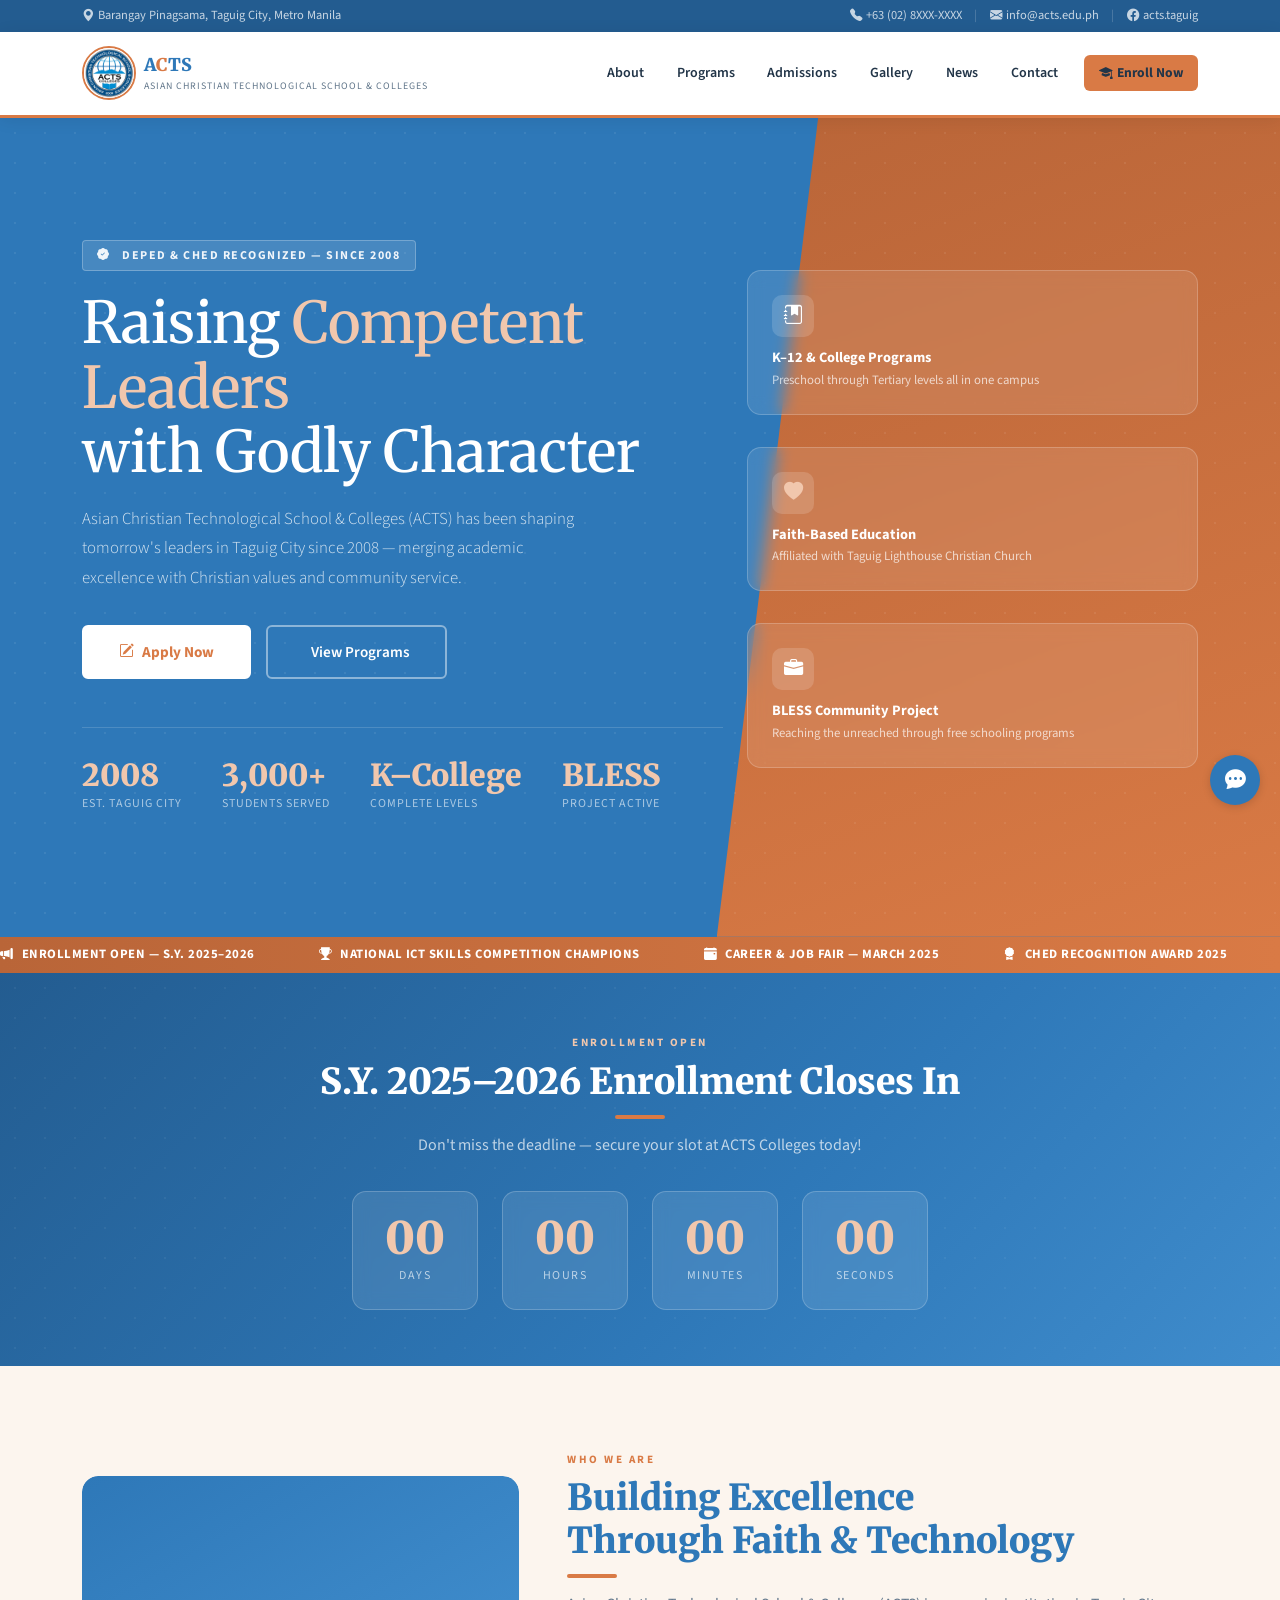
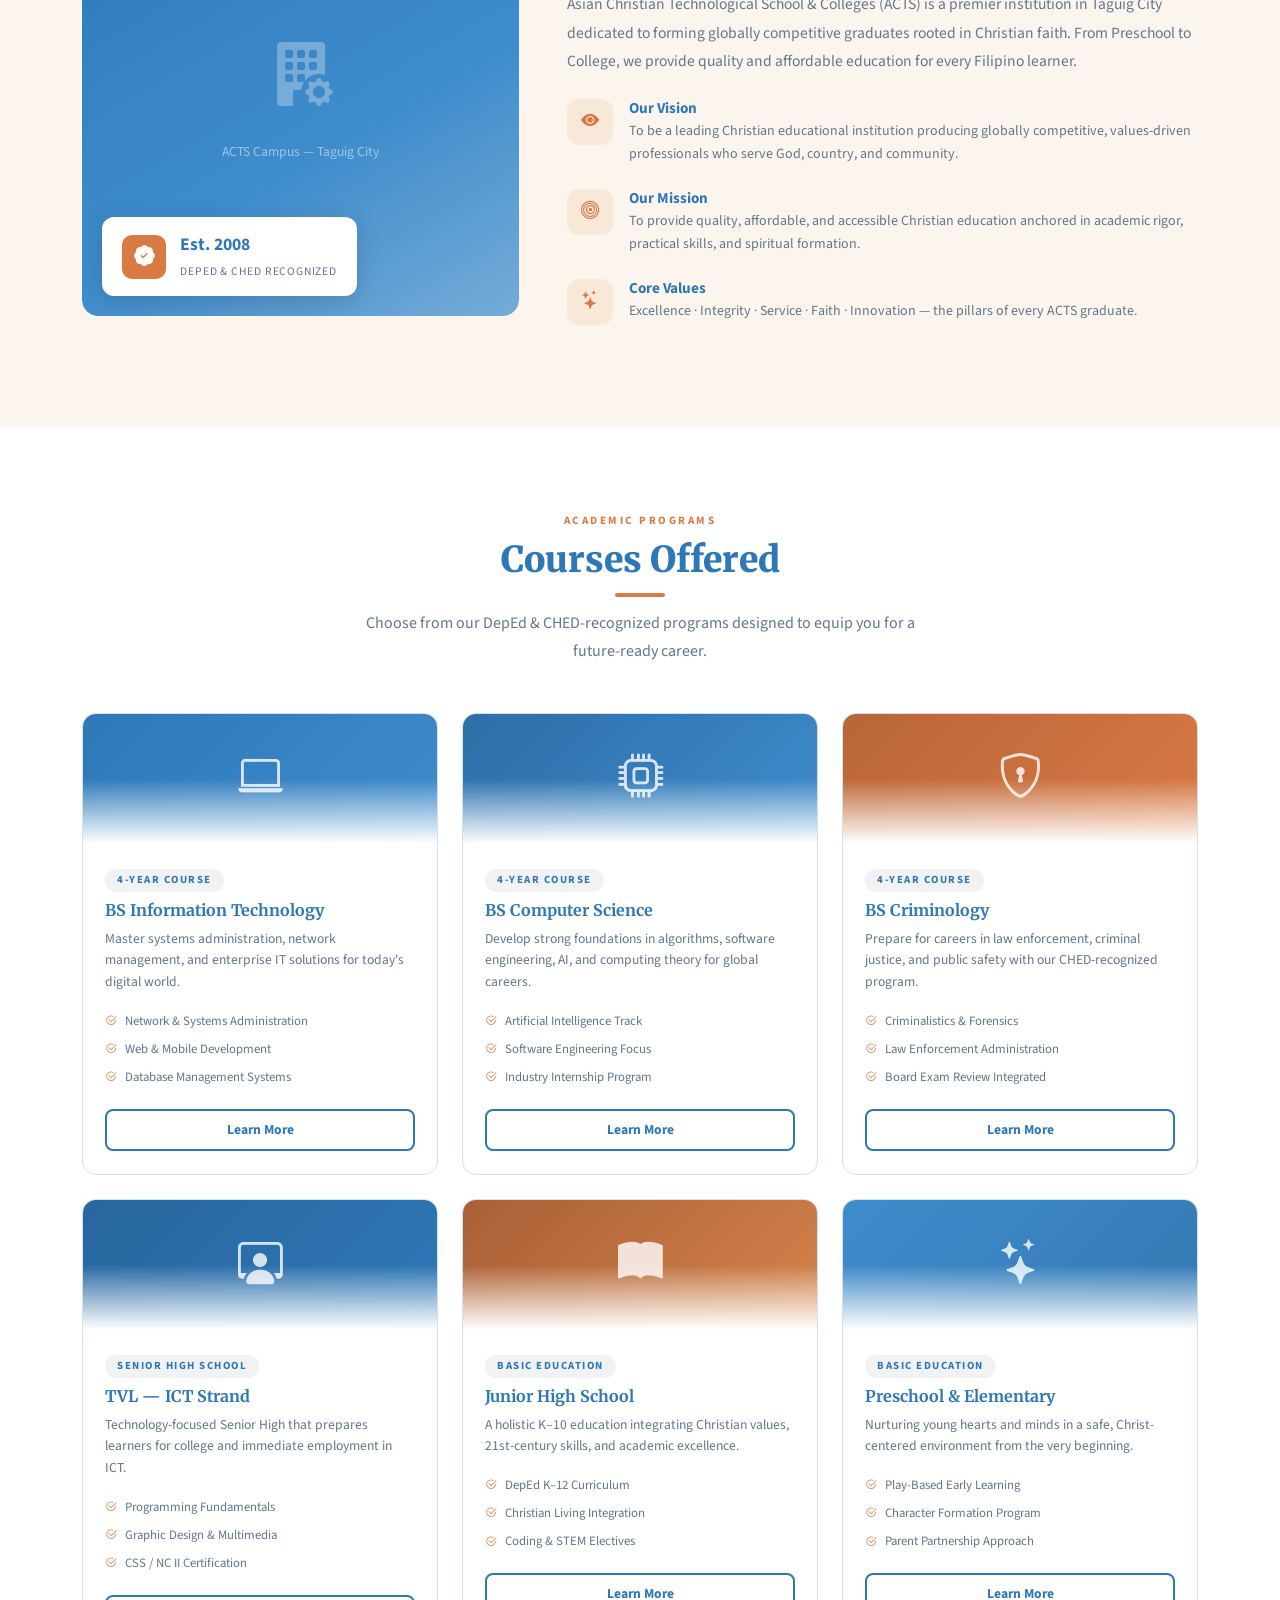
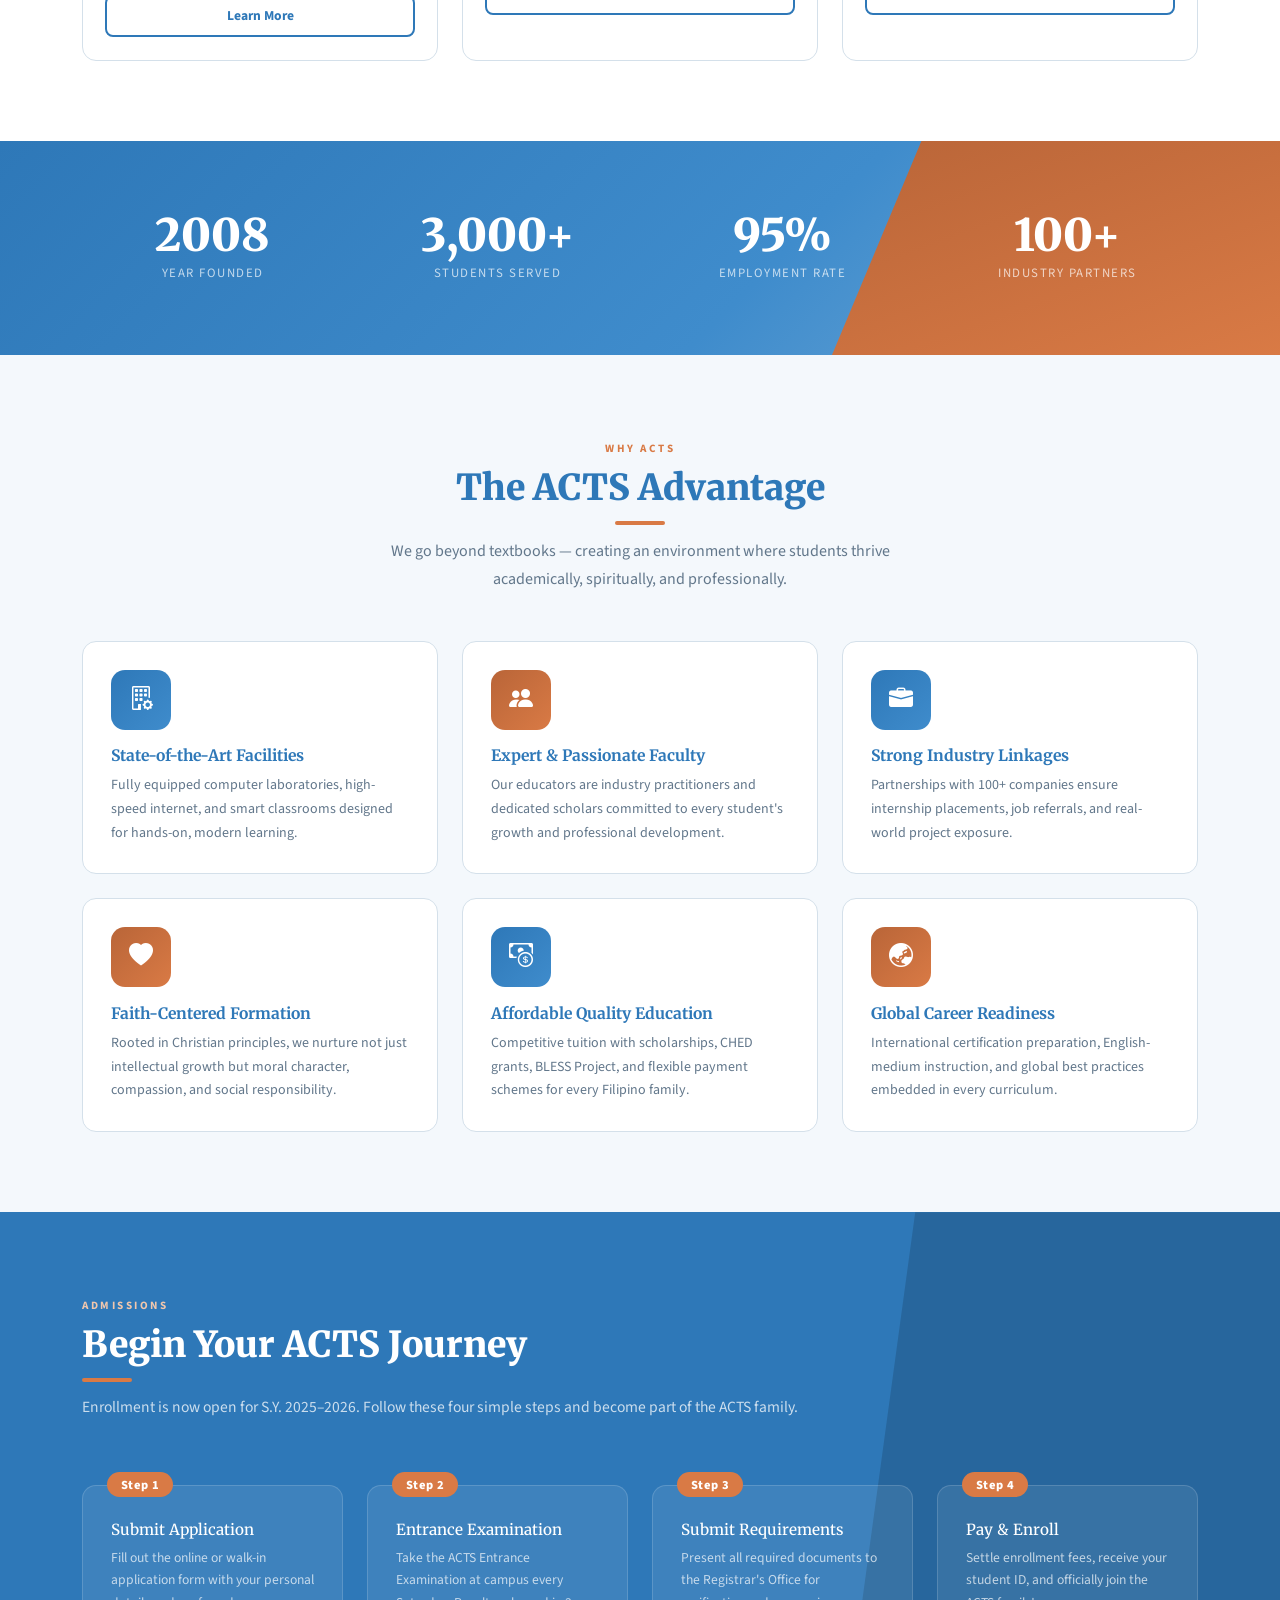
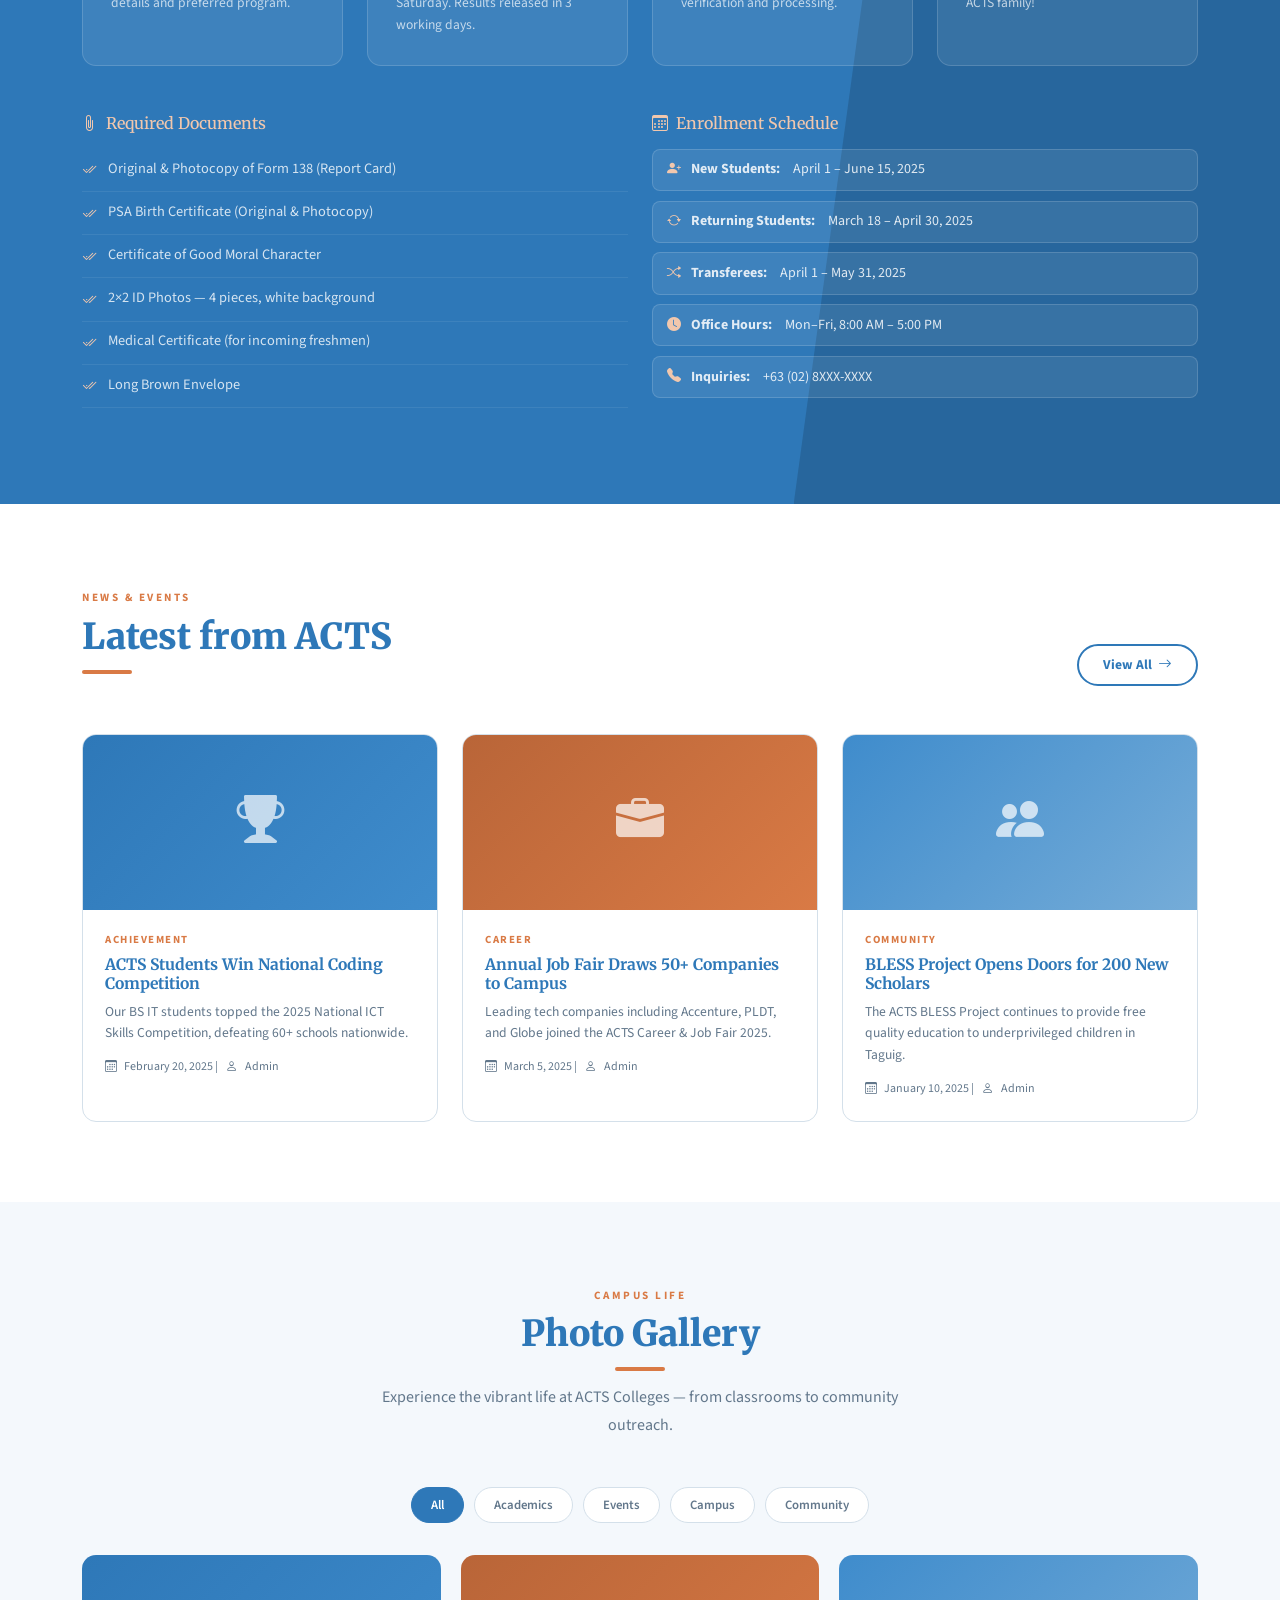
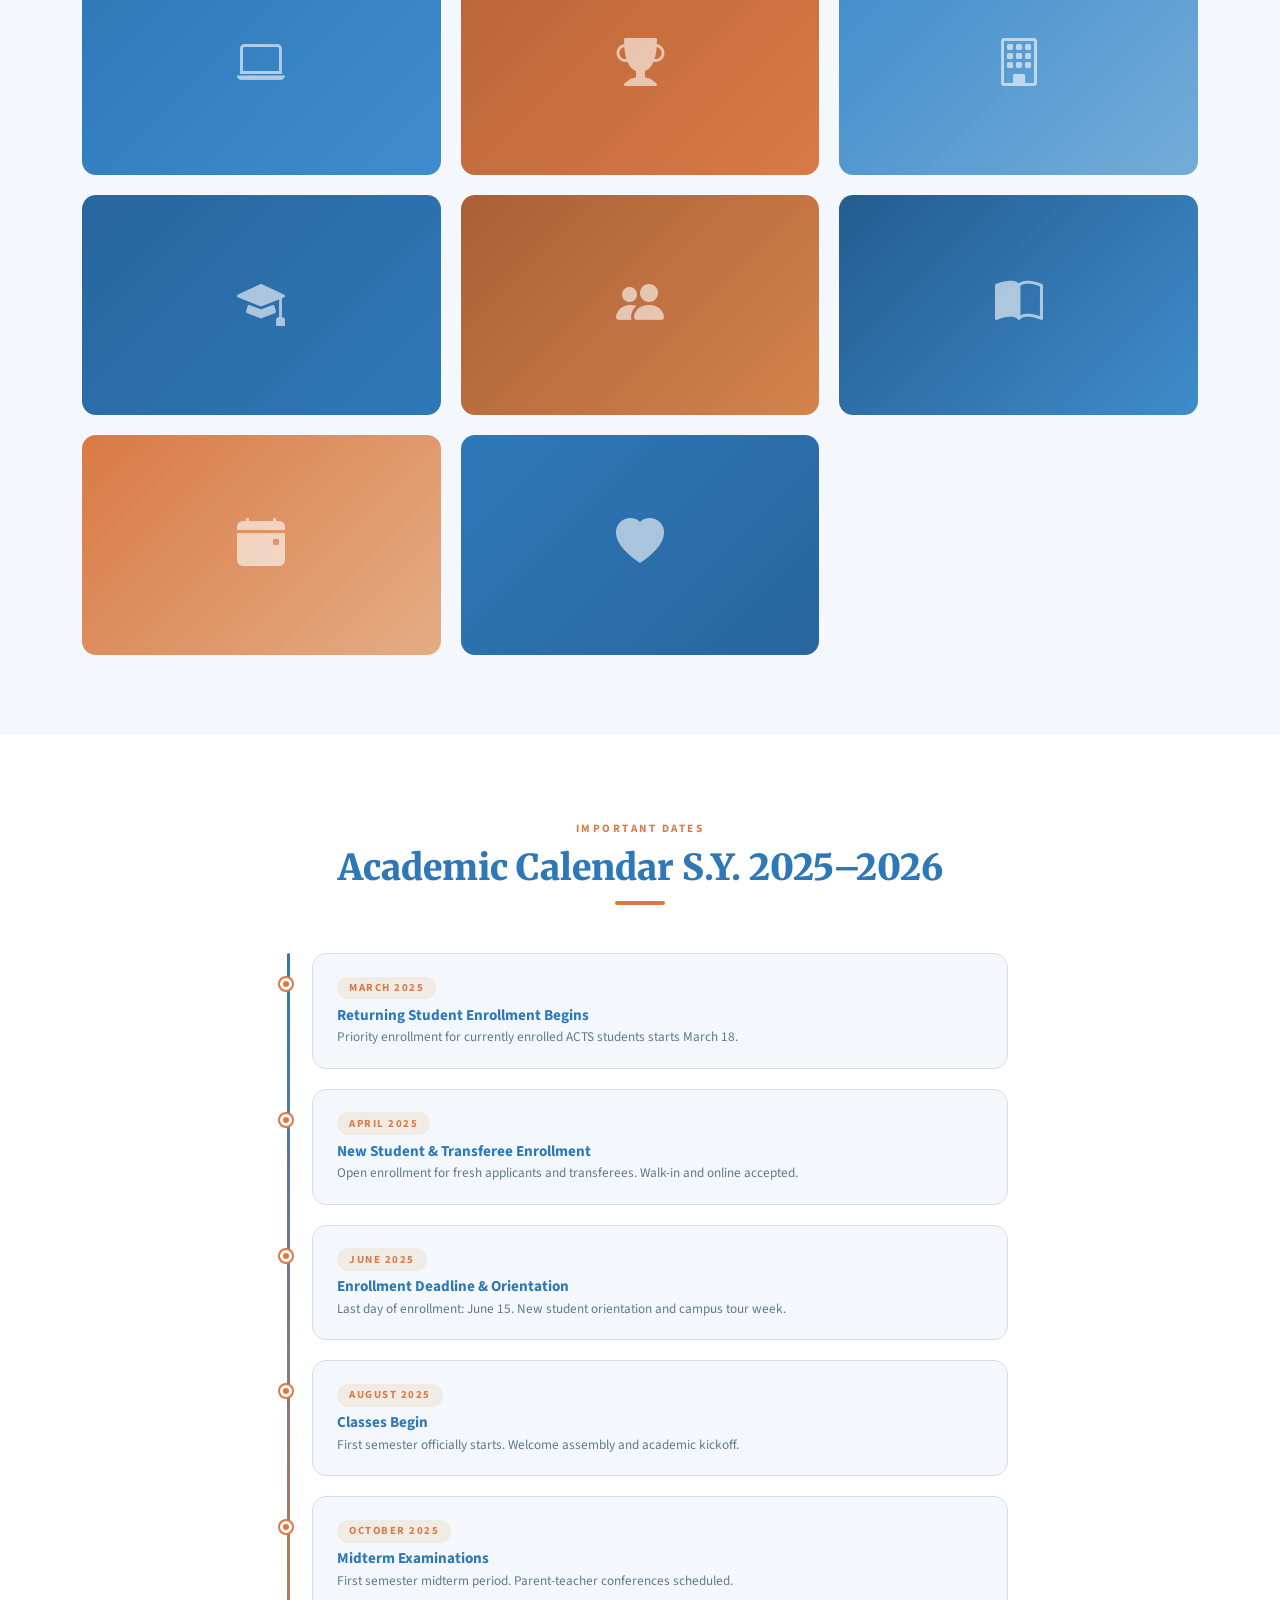
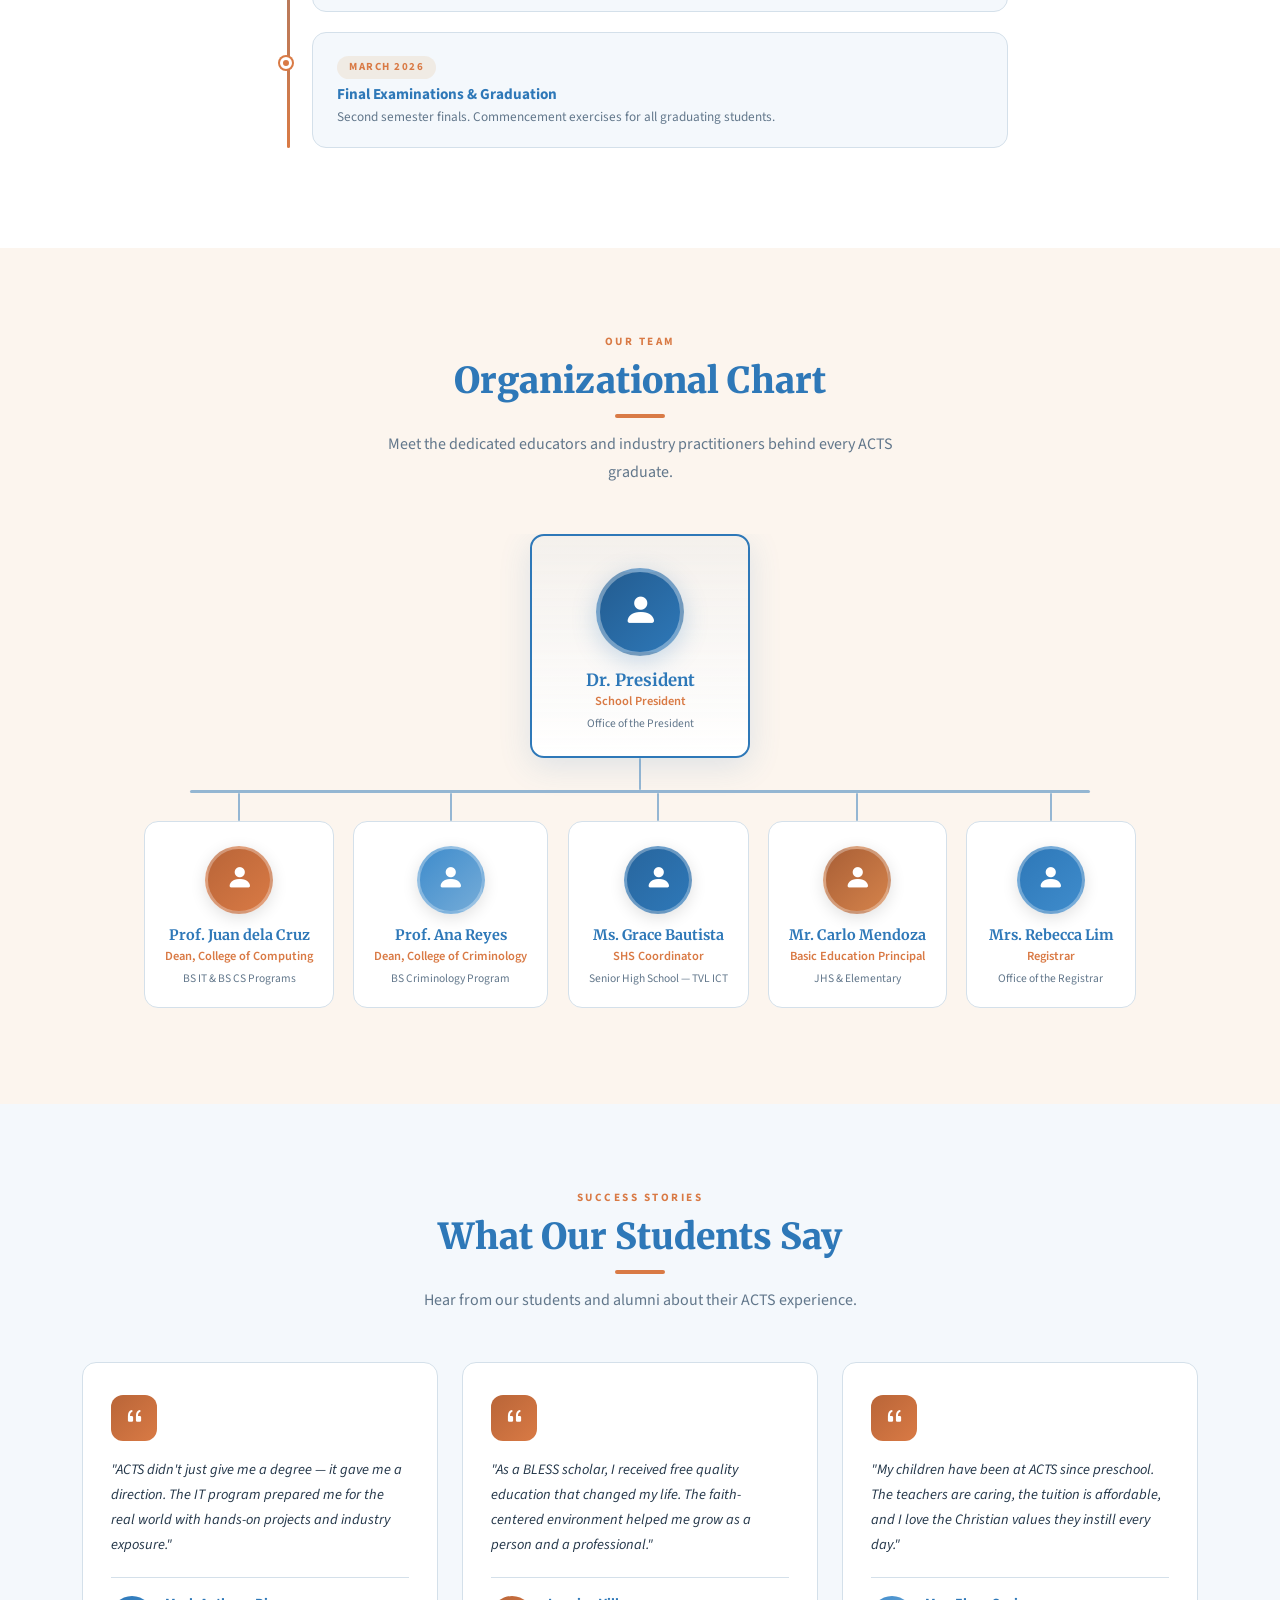
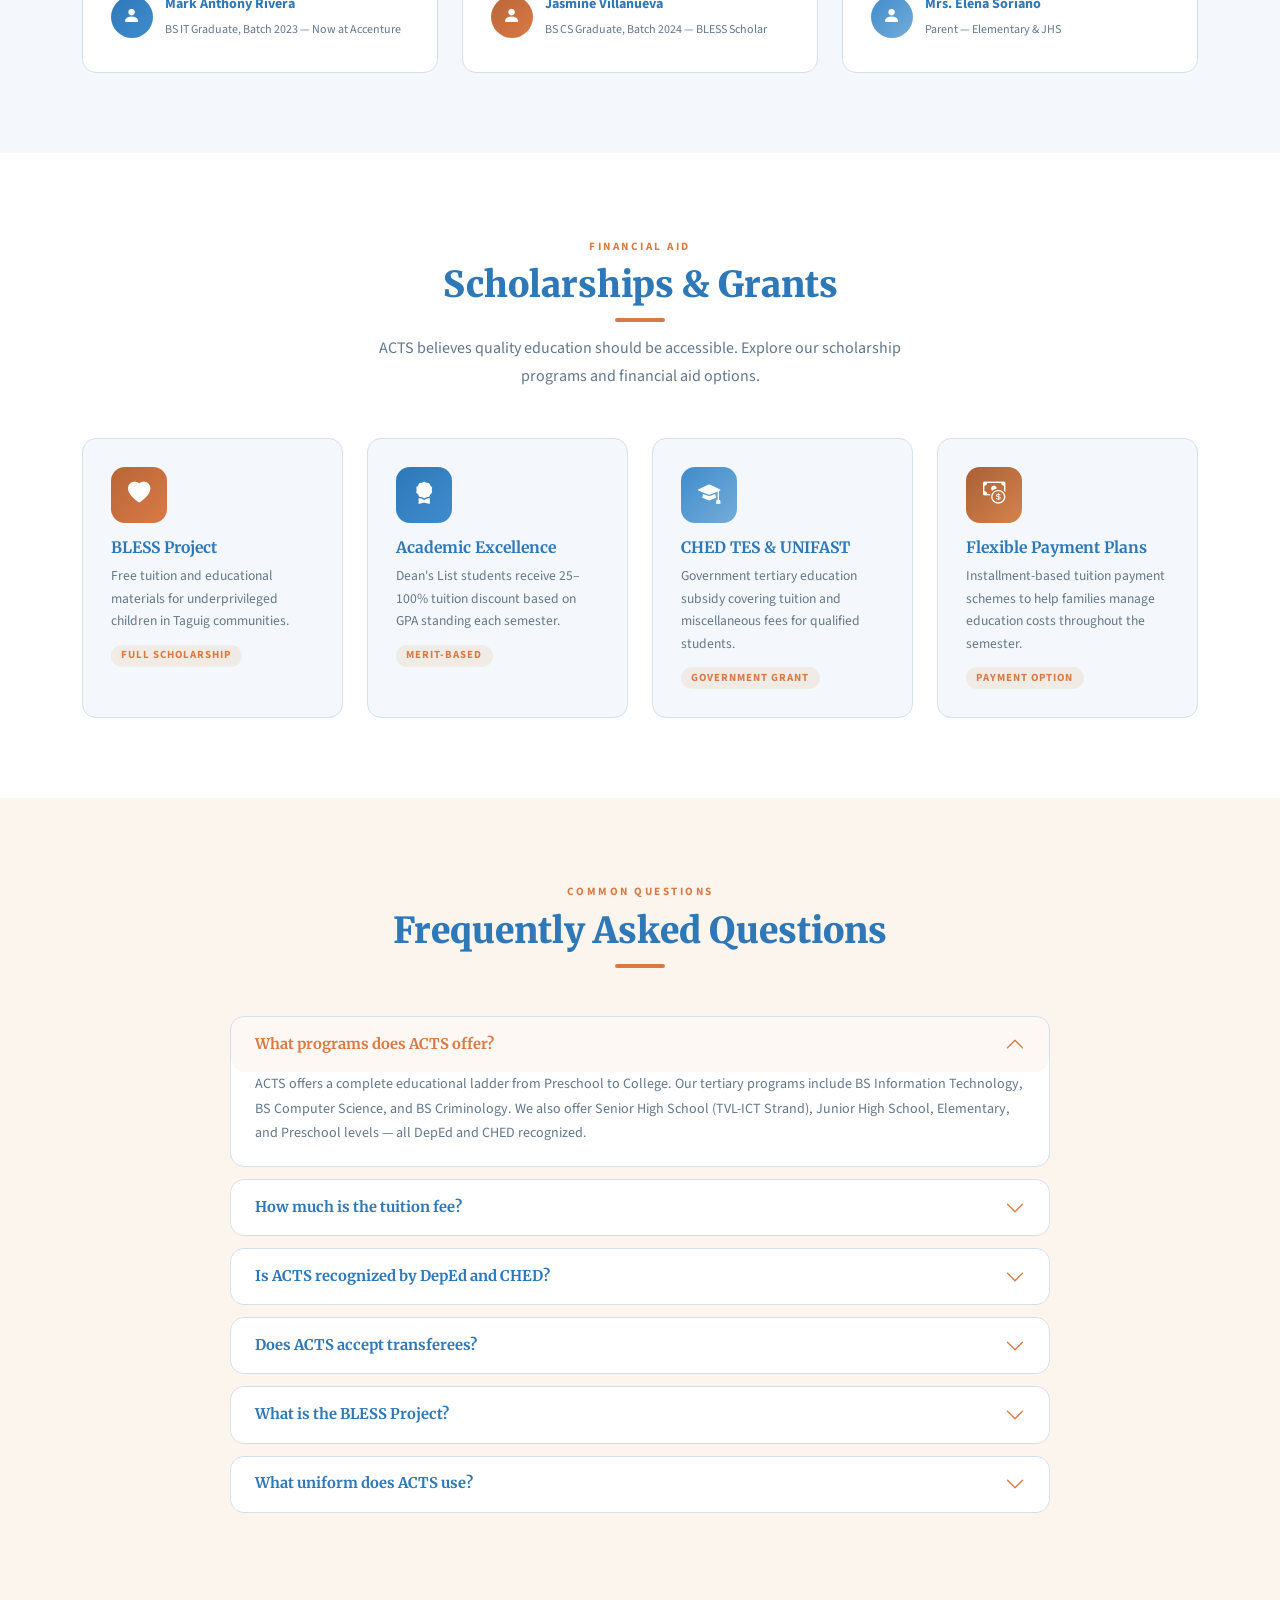
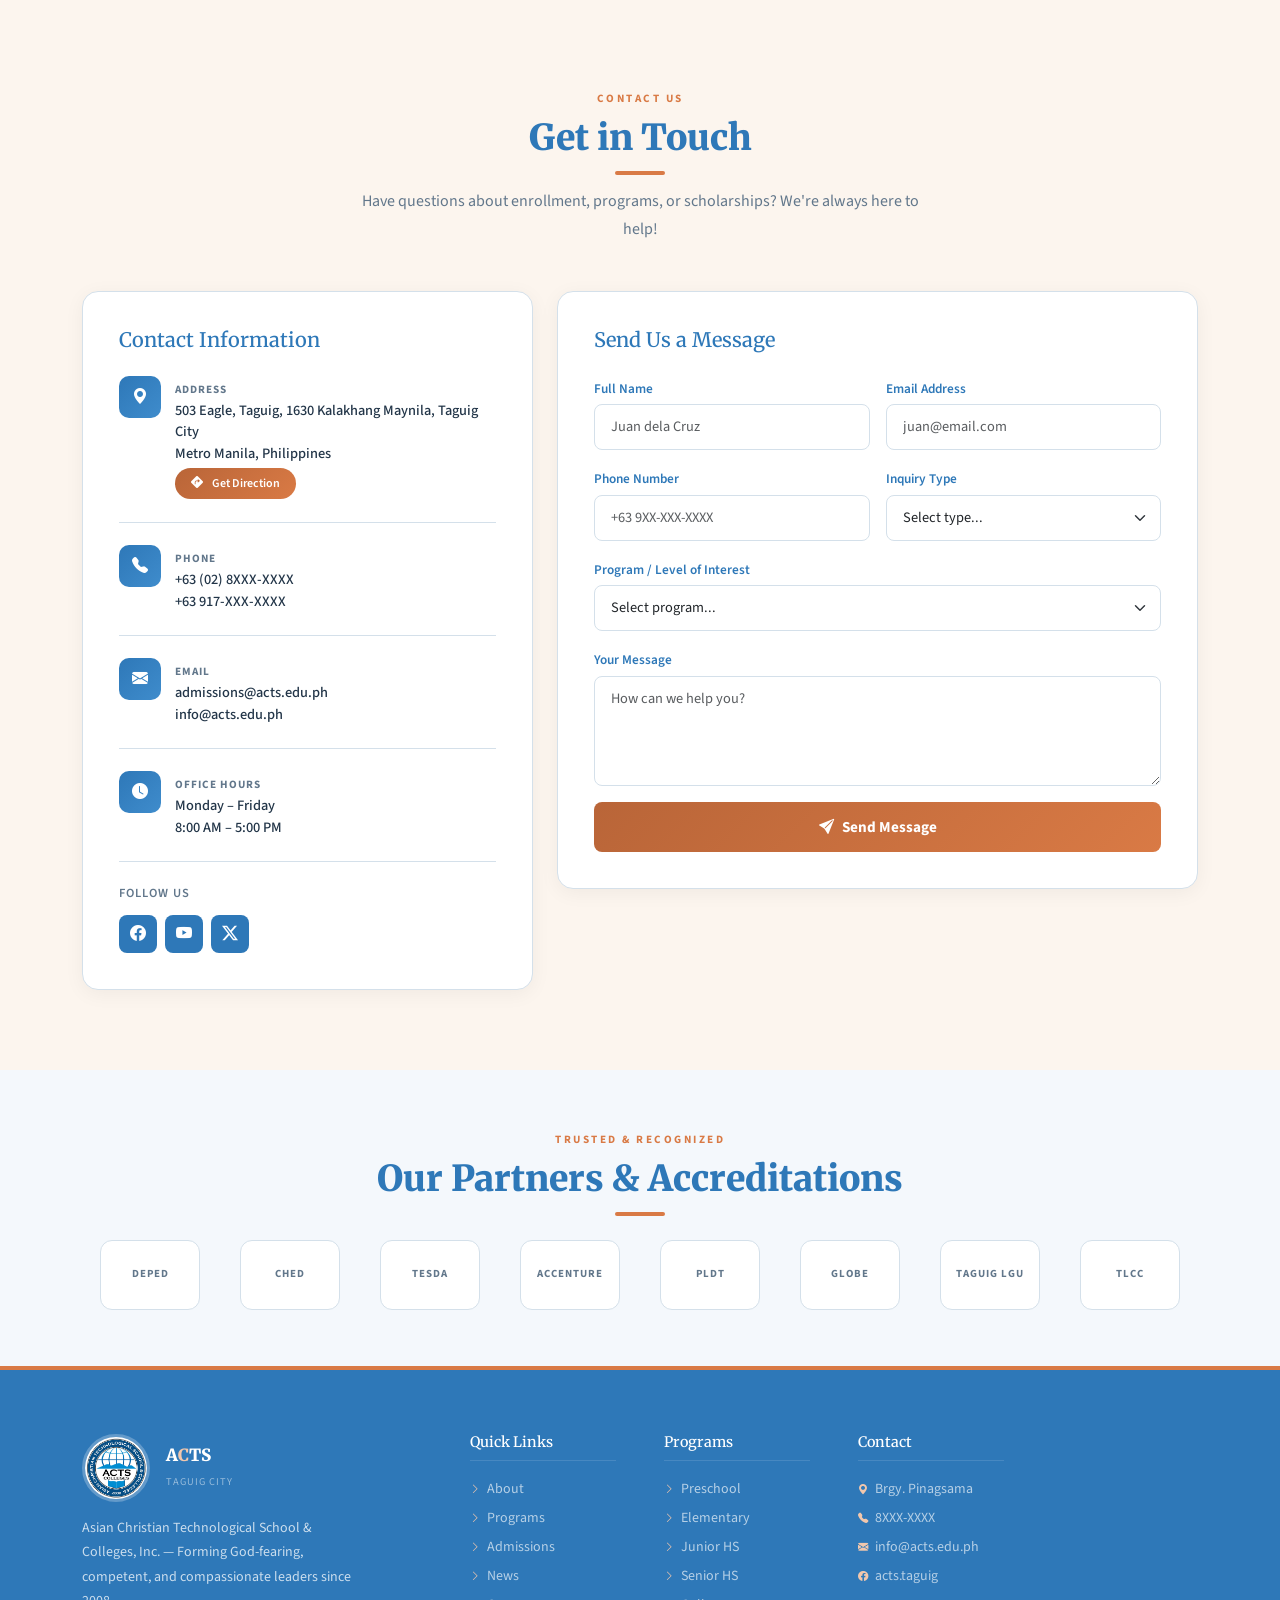
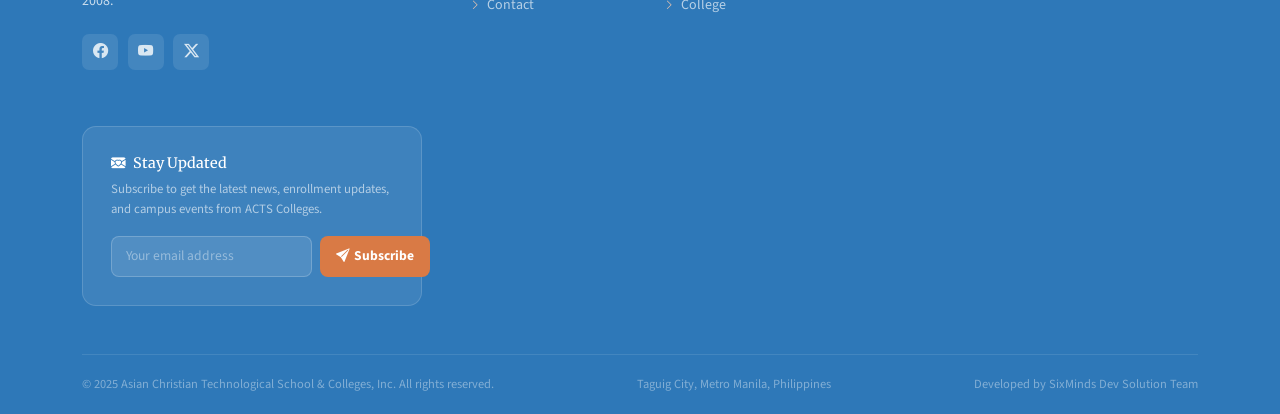
<file: index.html>
<!DOCTYPE html>
<html lang="en">

<head>
  <meta charset="UTF-8" />
  <meta name="viewport" content="width=device-width, initial-scale=1.0" />
  <title>ACTS Colleges – Asian Christian Technological School & Colleges</title>
  <link href="https://cdn.jsdelivr.net/npm/bootstrap@5.3.2/dist/css/bootstrap.min.css" rel="stylesheet" />
  <link href="https://cdn.jsdelivr.net/npm/bootstrap-icons@1.11.3/font/bootstrap-icons.min.css" rel="stylesheet" />
  <link
    href="https://fonts.googleapis.com/css2?family=Merriweather:wght@700;900&family=Source+Sans+3:wght@300;400;500;600;700&display=swap"
    rel="stylesheet" />
  <link rel="icon" href="image/logo1.png">
  <link rel="stylesheet" href="css/styles.css" />
</head>

<body>

  <!-- ═══ LOADER ═══ -->
  <div id="loader">
    <div class="ld-spin">
      <img class="ld-img" src="image/logo.png" alt="ACTS Colleges"
        onerror="this.src='data:image/svg+xml,%3Csvg xmlns=%22http://www.w3.org/2000/svg%22 viewBox=%220 0 80 80%22%3E%3Ccircle cx=%2240%22 cy=%2240%22 r=%2238%22 fill=%22%23003087%22/%3E%3Ctext x=%2240%22 y=%2248%22 text-anchor=%22middle%22 font-family=%22Arial%22 font-weight=%22900%22 font-size=%2218%22 fill=%22white%22%3EACTS%3C/text%3E%3C/svg%3E'" />
    </div>
    <div class="ld-name">
      ACTS Colleges
      <small>Asian Christian Technological School &amp; Colleges</small>
    </div>
    <div class="ld-track">
      <div class="ld-bar"></div>
    </div>
  </div>


  <!-- ═══ TOPBAR ═══ -->
  <div class="topbar">
    <div class="container d-flex justify-content-between align-items-center flex-wrap gap-1">
      <div><i class="bi bi-geo-alt-fill me-1"></i>Barangay Pinagsama, Taguig City, Metro Manila</div>
      <div>
        <i class="bi bi-telephone-fill me-1"></i><a href="#">+63 (02) 8XXX-XXXX</a>
        <span class="sep">|</span>
        <i class="bi bi-envelope-fill me-1"></i><a href="#">info@acts.edu.ph</a>
        <span class="sep">|</span>
        <a href="https://www.facebook.com/acts.taguig" target="_blank"><i
            class="bi bi-facebook me-1"></i>acts.taguig</a>
      </div>
    </div>
  </div>


  <!-- ═══ NAVBAR ═══ -->
  <nav class="navbar navbar-expand-lg" id="mainNav">
    <div class="container">
      <a class="navbar-brand d-flex align-items-center gap-2" href="#">
        <img class="nav-logo" src="image/logo.png" alt="ACTS Colleges" onerror="this.style.display='none'" />
        <div>
          <span class="brand-title">A<span>C</span>TS</span>
          <span class="brand-sub">Asian Christian Technological School &amp; Colleges</span>
        </div>
      </a>
      <button class="navbar-toggler border-0" type="button" data-bs-toggle="collapse" data-bs-target="#nav">
        <i class="bi bi-list" style="font-size:1.5rem;color:var(--blue)"></i>
      </button>
      <div class="collapse navbar-collapse" id="nav">
        <ul class="navbar-nav ms-auto align-items-lg-center gap-lg-1 py-3 py-lg-0">
          <li class="nav-item"><a class="nav-link" href="#about">About</a></li>
          <li class="nav-item"><a class="nav-link" href="#programs">Programs</a></li>
          <li class="nav-item"><a class="nav-link" href="admissions.html">Admissions</a></li>
          <li class="nav-item"><a class="nav-link" href="#gallery">Gallery</a></li>
          <li class="nav-item"><a class="nav-link" href="#news">News</a></li>
          <li class="nav-item"><a class="nav-link" href="#contact">Contact</a></li>
          <li class="nav-item ms-lg-2">
            <a class="nav-link btn-enroll" href="admissions.html"><i class="bi bi-mortarboard-fill me-1"></i>Enroll
              Now</a>
          </li>
        </ul>
      </div>
    </div>
  </nav>


  <!-- ═══ HERO ═══ -->
  <section class="hero" id="home">
    <div class="hero-dots"></div>
    <div class="container">
      <div class="row align-items-center g-4">
        <div class="col-lg-7 hero-content">
          <div class="hero-eyebrow fu"><i class="bi bi-patch-check-fill"></i>&nbsp;DepEd &amp; CHED Recognized — Since
            2008</div>
          <h1 class="fu d1">Raising <em>Competent Leaders</em><br>with Godly Character</h1>
          <p class="lead fu d2">Asian Christian Technological School &amp; Colleges (ACTS) has been shaping tomorrow's
            leaders in Taguig City since 2008 — merging academic excellence with Christian values and community service.
          </p>
          <div class="hero-btns fu d3">
            <a href="admissions.html" class="btn-hw"><i class="bi bi-pencil-square"></i>Apply Now</a>
            <a href="#programs" class="btn-ho"><i class="bi bi-book-open"></i>View Programs</a>
          </div>
          <div class="hero-stats fu d4">
            <div><span class="hstat-num">2008</span><span class="hstat-lbl">Est. Taguig City</span></div>
            <div><span class="hstat-num">3,000+</span><span class="hstat-lbl">Students Served</span></div>
            <div><span class="hstat-num">K–College</span><span class="hstat-lbl">Complete Levels</span></div>
            <div><span class="hstat-num">BLESS</span><span class="hstat-lbl">Project Active</span></div>
          </div>
        </div>
        <div class="col-lg-5 d-none d-lg-flex flex-column gap-3 hero-side">
          <div class="sc">
            <div class="sc-icon"><i class="bi bi-journal-bookmark-fill"></i></div>
            <h6>K–12 &amp; College Programs</h6>
            <p>Preschool through Tertiary levels all in one campus</p>
          </div>
          <div class="sc">
            <div class="sc-icon"><i class="bi bi-heart-fill" style="color:var(--accent-soft)"></i></div>
            <h6>Faith-Based Education</h6>
            <p>Affiliated with Taguig Lighthouse Christian Church</p>
          </div>
          <div class="sc">
            <div class="sc-icon"><i class="bi bi-briefcase-fill"></i></div>
            <h6>BLESS Community Project</h6>
            <p>Reaching the unreached through free schooling programs</p>
          </div>
        </div>
      </div>
    </div>
  </section>


  <!-- ═══ TICKER ═══ -->
  <div class="ticker">
    <div class="ticker-track">
      <span class="ticker-item"><i class="bi bi-megaphone-fill"></i>Enrollment Open — S.Y. 2025–2026</span>
      <span class="ticker-item"><i class="bi bi-trophy-fill"></i>National ICT Skills Competition Champions</span>
      <span class="ticker-item"><i class="bi bi-calendar-event-fill"></i>Career &amp; Job Fair — March 2025</span>
      <span class="ticker-item"><i class="bi bi-award-fill"></i>CHED Recognition Award 2025</span>
      <span class="ticker-item"><i class="bi bi-book-half"></i>New BS Criminology Program Now Open</span>
      <span class="ticker-item"><i class="bi bi-people-fill"></i>BLESS Project — 200 New Scholars</span>
      <span class="ticker-item"><i class="bi bi-megaphone-fill"></i>Enrollment Open — S.Y. 2025–2026</span>
      <span class="ticker-item"><i class="bi bi-trophy-fill"></i>National ICT Skills Competition Champions</span>
      <span class="ticker-item"><i class="bi bi-calendar-event-fill"></i>Career &amp; Job Fair — March 2025</span>
      <span class="ticker-item"><i class="bi bi-award-fill"></i>CHED Recognition Award 2025</span>
      <span class="ticker-item"><i class="bi bi-book-half"></i>New BS Criminology Program Now Open</span>
      <span class="ticker-item"><i class="bi bi-people-fill"></i>BLESS Project — 200 New Scholars</span>
    </div>
  </div>

  <!-- ═══ COUNTDOWN TIMER ═══ -->
  <section class="countdown-sec" id="countdown">
    <div class="container text-center position-relative" style="z-index:1">
      <span class="sec-label">Enrollment Open</span>
      <h2 class="sec-title">S.Y. 2025–2026 Enrollment Closes In</h2>
      <div class="divider mx-auto"></div>
      <p class="sec-sub mx-auto text-center">Don't miss the deadline — secure your slot at ACTS Colleges today!</p>
      <div class="cd-wrap">
        <div class="cd-box"><span class="cd-num" id="cdDays">01</span><span class="cd-label">Days</span></div>
        <div class="cd-box"><span class="cd-num" id="cdHrs">00</span><span class="cd-label">Hours</span></div>
        <div class="cd-box"><span class="cd-num" id="cdMin">00</span><span class="cd-label">Minutes</span></div>
        <div class="cd-box"><span class="cd-num" id="cdSec">00</span><span class="cd-label">Seconds</span></div>
      </div>
    </div>
  </section>


  <!-- ═══ ABOUT ═══ -->
  <section class="about-sec" id="about">
    <div class="container">
      <div class="row align-items-center g-5">
        <div class="col-lg-5 reveal">
          <div class="about-img-wrap">
            <div class="about-ph">
              <i class="bi bi-building-fill-gear"></i>
              <span style="font-size:.85rem;color:rgba(255,255,255,.5)">ACTS Campus — Taguig City</span>
            </div>
            <div class="about-pill">
              <div class="pill-icon"><i class="bi bi-patch-check-fill"></i></div>
              <div class="pill-text">
                <strong>Est. 2008</strong>
                <span>DepEd &amp; CHED Recognized</span>
              </div>
            </div>
          </div>
        </div>
        <div class="col-lg-7 reveal">
          <span class="sec-label">Who We Are</span>
          <h2 class="sec-title">Building Excellence<br>Through Faith &amp; Technology</h2>
          <div class="divider"></div>
          <p style="color:var(--muted);font-size:.975rem;line-height:1.8;margin-bottom:1.5rem;">Asian Christian
            Technological School &amp; Colleges (ACTS) is a premier institution in Taguig City dedicated to forming
            globally competitive graduates rooted in Christian faith. From Preschool to College, we provide quality and
            affordable education for every Filipino learner.</p>
          <div class="val-row">
            <div class="val-icon"><i class="bi bi-eye-fill"></i></div>
            <div class="val-text">
              <h6>Our Vision</h6>
              <p>To be a leading Christian educational institution producing globally competitive, values-driven
                professionals who serve God, country, and community.</p>
            </div>
          </div>
          <div class="val-row">
            <div class="val-icon"><i class="bi bi-bullseye"></i></div>
            <div class="val-text">
              <h6>Our Mission</h6>
              <p>To provide quality, affordable, and accessible Christian education anchored in academic rigor,
                practical skills, and spiritual formation.</p>
            </div>
          </div>
          <div class="val-row">
            <div class="val-icon"><i class="bi bi-stars"></i></div>
            <div class="val-text">
              <h6>Core Values</h6>
              <p>Excellence · Integrity · Service · Faith · Innovation — the pillars of every ACTS graduate.</p>
            </div>
          </div>
        </div>
      </div>
    </div>
  </section>


  <!-- ═══ PROGRAMS ═══ -->
  <section id="programs">
    <div class="container">
      <div class="text-center mb-5">
        <span class="sec-label">Academic Programs</span>
        <h2 class="sec-title">Courses Offered</h2>
        <div class="divider mx-auto"></div>
        <p class="sec-sub mx-auto text-center">Choose from our DepEd &amp; CHED-recognized programs designed to equip
          you for a future-ready career.</p>
      </div>
      <div class="row g-4">
        <div class="col-md-6 col-lg-4 reveal">
          <div class="prog-card">
            <div class="ph ph1"><i class="bi bi-laptop"
                style="color:rgba(255,255,255,.8);position:relative;z-index:1"></i></div>
            <div class="prog-body">
              <span class="prog-tag">4-Year Course</span>
              <h5>BS Information Technology</h5>
              <p>Master systems administration, network management, and enterprise IT solutions for today's digital
                world.</p>
              <ul class="prog-feats">
                <li><i class="bi bi-check2-circle"></i>Network &amp; Systems Administration</li>
                <li><i class="bi bi-check2-circle"></i>Web &amp; Mobile Development</li>
                <li><i class="bi bi-check2-circle"></i>Database Management Systems</li>
              </ul>
              <a href="#" class="btn-prog" data-bs-toggle="modal" data-bs-target="#progModalIT">Learn More</a>
            </div>
          </div>
        </div>
        <div class="col-md-6 col-lg-4 reveal">
          <div class="prog-card">
            <div class="ph ph2"><i class="bi bi-cpu" style="color:rgba(255,255,255,.8);position:relative;z-index:1"></i>
            </div>
            <div class="prog-body">
              <span class="prog-tag">4-Year Course</span>
              <h5>BS Computer Science</h5>
              <p>Develop strong foundations in algorithms, software engineering, AI, and computing theory for global
                careers.</p>
              <ul class="prog-feats">
                <li><i class="bi bi-check2-circle"></i>Artificial Intelligence Track</li>
                <li><i class="bi bi-check2-circle"></i>Software Engineering Focus</li>
                <li><i class="bi bi-check2-circle"></i>Industry Internship Program</li>
              </ul>
              <a href="#" class="btn-prog" data-bs-toggle="modal" data-bs-target="#progModalCS">Learn More</a>
            </div>
          </div>
        </div>
        <div class="col-md-6 col-lg-4 reveal">
          <div class="prog-card">
            <div class="ph ph3"><i class="bi bi-shield-lock"
                style="color:rgba(255,255,255,.8);position:relative;z-index:1"></i></div>
            <div class="prog-body">
              <span class="prog-tag">4-Year Course</span>
              <h5>BS Criminology</h5>
              <p>Prepare for careers in law enforcement, criminal justice, and public safety with our CHED-recognized
                program.</p>
              <ul class="prog-feats">
                <li><i class="bi bi-check2-circle"></i>Criminalistics &amp; Forensics</li>
                <li><i class="bi bi-check2-circle"></i>Law Enforcement Administration</li>
                <li><i class="bi bi-check2-circle"></i>Board Exam Review Integrated</li>
              </ul>
              <a href="#" class="btn-prog" data-bs-toggle="modal" data-bs-target="#progModalCrim">Learn More</a>
            </div>
          </div>
        </div>
        <div class="col-md-6 col-lg-4 reveal">
          <div class="prog-card">
            <div class="ph ph4"><i class="bi bi-person-workspace"
                style="color:rgba(255,255,255,.8);position:relative;z-index:1"></i></div>
            <div class="prog-body">
              <span class="prog-tag">Senior High School</span>
              <h5>TVL — ICT Strand</h5>
              <p>Technology-focused Senior High that prepares learners for college and immediate employment in ICT.</p>
              <ul class="prog-feats">
                <li><i class="bi bi-check2-circle"></i>Programming Fundamentals</li>
                <li><i class="bi bi-check2-circle"></i>Graphic Design &amp; Multimedia</li>
                <li><i class="bi bi-check2-circle"></i>CSS / NC II Certification</li>
              </ul>
              <a href="#" class="btn-prog" data-bs-toggle="modal" data-bs-target="#progModalTVL">Learn More</a>
            </div>
          </div>
        </div>
        <div class="col-md-6 col-lg-4 reveal">
          <div class="prog-card">
            <div class="ph ph5"><i class="bi bi-book-fill"
                style="color:rgba(255,255,255,.8);position:relative;z-index:1"></i></div>
            <div class="prog-body">
              <span class="prog-tag">Basic Education</span>
              <h5>Junior High School</h5>
              <p>A holistic K–10 education integrating Christian values, 21st-century skills, and academic excellence.
              </p>
              <ul class="prog-feats">
                <li><i class="bi bi-check2-circle"></i>DepEd K–12 Curriculum</li>
                <li><i class="bi bi-check2-circle"></i>Christian Living Integration</li>
                <li><i class="bi bi-check2-circle"></i>Coding &amp; STEM Electives</li>
              </ul>
              <a href="#" class="btn-prog" data-bs-toggle="modal" data-bs-target="#progModalJHS">Learn More</a>
            </div>
          </div>
        </div>
        <div class="col-md-6 col-lg-4 reveal">
          <div class="prog-card">
            <div class="ph ph6"><i class="bi bi-stars"
                style="color:rgba(255,255,255,.8);position:relative;z-index:1"></i></div>
            <div class="prog-body">
              <span class="prog-tag">Basic Education</span>
              <h5>Preschool &amp; Elementary</h5>
              <p>Nurturing young hearts and minds in a safe, Christ-centered environment from the very beginning.</p>
              <ul class="prog-feats">
                <li><i class="bi bi-check2-circle"></i>Play-Based Early Learning</li>
                <li><i class="bi bi-check2-circle"></i>Character Formation Program</li>
                <li><i class="bi bi-check2-circle"></i>Parent Partnership Approach</li>
              </ul>
              <a href="#" class="btn-prog" data-bs-toggle="modal" data-bs-target="#progModalElem">Learn More</a>
            </div>
          </div>
        </div>
      </div>
    </div>
  </section>


  <!-- ═══ STATS ═══ -->
  <div class="stats-band">
    <div class="container position-relative" style="z-index:1">
      <div class="row g-4">
        <div class="col-6 col-md-3">
          <div class="sbox"><span class="snum">2008</span><span class="slbl">Year Founded</span></div>
        </div>
        <div class="col-6 col-md-3">
          <div class="sbox"><span class="snum">3,000+</span><span class="slbl">Students Served</span></div>
        </div>
        <div class="col-6 col-md-3">
          <div class="sbox"><span class="snum">95%</span><span class="slbl">Employment Rate</span></div>
        </div>
        <div class="col-6 col-md-3">
          <div class="sbox"><span class="snum">100+</span><span class="slbl">Industry Partners</span></div>
        </div>
      </div>
    </div>
  </div>


  <!-- ═══ WHY CHOOSE ═══ -->
  <section class="why-sec">
    <div class="container">
      <div class="text-center mb-5">
        <span class="sec-label">Why ACTS</span>
        <h2 class="sec-title">The ACTS Advantage</h2>
        <div class="divider mx-auto"></div>
        <p class="sec-sub mx-auto text-center">We go beyond textbooks — creating an environment where students thrive
          academically, spiritually, and professionally.</p>
      </div>
      <div class="row g-4">
        <div class="col-md-6 col-lg-4 reveal">
          <div class="why-card">
            <div class="wi wi-b"><i class="bi bi-building-gear"></i></div>
            <h5>State-of-the-Art Facilities</h5>
            <p>Fully equipped computer laboratories, high-speed internet, and smart classrooms designed for hands-on,
              modern learning.</p>
          </div>
        </div>
        <div class="col-md-6 col-lg-4 reveal">
          <div class="why-card">
            <div class="wi wi-r"><i class="bi bi-people-fill"></i></div>
            <h5>Expert &amp; Passionate Faculty</h5>
            <p>Our educators are industry practitioners and dedicated scholars committed to every student's growth and
              professional development.</p>
          </div>
        </div>
        <div class="col-md-6 col-lg-4 reveal">
          <div class="why-card">
            <div class="wi wi-b"><i class="bi bi-briefcase-fill"></i></div>
            <h5>Strong Industry Linkages</h5>
            <p>Partnerships with 100+ companies ensure internship placements, job referrals, and real-world project
              exposure.</p>
          </div>
        </div>
        <div class="col-md-6 col-lg-4 reveal">
          <div class="why-card">
            <div class="wi wi-r"><i class="bi bi-heart-fill"></i></div>
            <h5>Faith-Centered Formation</h5>
            <p>Rooted in Christian principles, we nurture not just intellectual growth but moral character, compassion,
              and social responsibility.</p>
          </div>
        </div>
        <div class="col-md-6 col-lg-4 reveal">
          <div class="why-card">
            <div class="wi wi-b"><i class="bi bi-cash-coin"></i></div>
            <h5>Affordable Quality Education</h5>
            <p>Competitive tuition with scholarships, CHED grants, BLESS Project, and flexible payment schemes for every
              Filipino family.</p>
          </div>
        </div>
        <div class="col-md-6 col-lg-4 reveal">
          <div class="why-card">
            <div class="wi wi-r"><i class="bi bi-globe-asia-australia"></i></div>
            <h5>Global Career Readiness</h5>
            <p>International certification preparation, English-medium instruction, and global best practices embedded
              in every curriculum.</p>
          </div>
        </div>
      </div>
    </div>
  </section>


  <!-- ═══ ADMISSIONS ═══ -->
  <section class="adm-sec" id="admissions">
    <div class="container position-relative" style="z-index:1">
      <div class="row mb-5">
        <div class="col-lg-8">
          <span class="sec-label" style="color:var(--accent-soft)">Admissions</span>
          <h2 class="sec-title" style="color:var(--white)">Begin Your ACTS Journey</h2>
          <div class="divider" style="background:var(--red)"></div>
          <p style="color:rgba(255,255,255,.75);font-size:.975rem;line-height:1.75">Enrollment is now open for S.Y.
            2025–2026. Follow these four simple steps and become part of the ACTS family.</p>
        </div>
      </div>
      <div class="row g-4 mb-5">
        <div class="col-md-6 col-lg-3 reveal">
          <div class="step-tile">
            <div class="step-badge">Step 1</div>
            <h5>Submit Application</h5>
            <p>Fill out the online or walk-in application form with your personal details and preferred program.</p>
          </div>
        </div>
        <div class="col-md-6 col-lg-3 reveal">
          <div class="step-tile">
            <div class="step-badge">Step 2</div>
            <h5>Entrance Examination</h5>
            <p>Take the ACTS Entrance Examination at campus every Saturday. Results released in 3 working days.</p>
          </div>
        </div>
        <div class="col-md-6 col-lg-3 reveal">
          <div class="step-tile">
            <div class="step-badge">Step 3</div>
            <h5>Submit Requirements</h5>
            <p>Present all required documents to the Registrar's Office for verification and processing.</p>
          </div>
        </div>
        <div class="col-md-6 col-lg-3 reveal">
          <div class="step-tile">
            <div class="step-badge">Step 4</div>
            <h5>Pay &amp; Enroll</h5>
            <p>Settle enrollment fees, receive your student ID, and officially join the ACTS family!</p>
          </div>
        </div>
      </div>
      <div class="row g-4">
        <div class="col-lg-6 reveal">
          <h4 style="color:var(--accent-soft);font-size:1rem;font-family:'Merriweather',serif;margin-bottom:1rem"><i
              class="bi bi-paperclip me-2"></i>Required Documents</h4>
          <ul class="doc-list">
            <li><i class="bi bi-check2-all"></i>Original &amp; Photocopy of Form 138 (Report Card)</li>
            <li><i class="bi bi-check2-all"></i>PSA Birth Certificate (Original &amp; Photocopy)</li>
            <li><i class="bi bi-check2-all"></i>Certificate of Good Moral Character</li>
            <li><i class="bi bi-check2-all"></i>2×2 ID Photos — 4 pieces, white background</li>
            <li><i class="bi bi-check2-all"></i>Medical Certificate (for incoming freshmen)</li>
            <li><i class="bi bi-check2-all"></i>Long Brown Envelope</li>
          </ul>
        </div>
        <div class="col-lg-6 reveal">
          <h4 style="color:var(--accent-soft);font-size:1rem;font-family:'Merriweather',serif;margin-bottom:1rem"><i
              class="bi bi-calendar3 me-2"></i>Enrollment Schedule</h4>
          <div class="sched-row"><i class="bi bi-person-plus-fill"></i><strong>New Students:</strong>&nbsp;April 1 –
            June 15, 2025</div>
          <div class="sched-row"><i class="bi bi-arrow-repeat"></i><strong>Returning Students:</strong>&nbsp;March 18 –
            April 30, 2025</div>
          <div class="sched-row"><i class="bi bi-shuffle"></i><strong>Transferees:</strong>&nbsp;April 1 – May 31, 2025
          </div>
          <div class="sched-row"><i class="bi bi-clock-fill"></i><strong>Office Hours:</strong>&nbsp;Mon–Fri, 8:00 AM –
            5:00 PM</div>
          <div class="sched-row"><i class="bi bi-telephone-fill"></i><strong>Inquiries:</strong>&nbsp;+63 (02) 8XXX-XXXX
          </div>
        </div>
      </div>
    </div>
  </section>


  <!-- ═══ NEWS ═══ -->
  <section id="news">
    <div class="container">
      <div class="d-flex justify-content-between align-items-end flex-wrap gap-3 mb-5">
        <div>
          <span class="sec-label">News &amp; Events</span>
          <h2 class="sec-title">Latest from ACTS</h2>
          <div class="divider"></div>
        </div>
        <a href="https://www.facebook.com/acts.taguig" target="_blank" class="btn-prog"
          style="width:auto;padding:.55rem 1.5rem;border-radius:50px;font-size:.85rem;display:inline-flex;align-items:center;gap:.4rem;text-decoration:none">View
          All <i class="bi bi-arrow-right"></i></a>
      </div>
      <div class="row g-4">
        <div class="col-md-4 reveal">
          <div class="news-card">
            <div class="news-img ni1"><i class="bi bi-trophy-fill" style="color:rgba(255,255,255,.7)"></i></div>
            <div class="news-body">
              <div class="news-tag">Achievement</div>
              <h5>ACTS Students Win National Coding Competition</h5>
              <p>Our BS IT students topped the 2025 National ICT Skills Competition, defeating 60+ schools nationwide.
              </p>
              <div class="news-meta"><i class="bi bi-calendar3"></i>February 20, 2025&nbsp;|&nbsp;<i
                  class="bi bi-person"></i>Admin</div>
            </div>
          </div>
        </div>
        <div class="col-md-4 reveal">
          <div class="news-card">
            <div class="news-img ni2"><i class="bi bi-briefcase-fill" style="color:rgba(255,255,255,.7)"></i></div>
            <div class="news-body">
              <div class="news-tag">Career</div>
              <h5>Annual Job Fair Draws 50+ Companies to Campus</h5>
              <p>Leading tech companies including Accenture, PLDT, and Globe joined the ACTS Career &amp; Job Fair 2025.
              </p>
              <div class="news-meta"><i class="bi bi-calendar3"></i>March 5, 2025&nbsp;|&nbsp;<i
                  class="bi bi-person"></i>Admin</div>
            </div>
          </div>
        </div>
        <div class="col-md-4 reveal">
          <div class="news-card">
            <div class="news-img ni3"><i class="bi bi-people-fill" style="color:rgba(255,255,255,.7)"></i></div>
            <div class="news-body">
              <div class="news-tag">Community</div>
              <h5>BLESS Project Opens Doors for 200 New Scholars</h5>
              <p>The ACTS BLESS Project continues to provide free quality education to underprivileged children in
                Taguig.</p>
              <div class="news-meta"><i class="bi bi-calendar3"></i>January 10, 2025&nbsp;|&nbsp;<i
                  class="bi bi-person"></i>Admin</div>
            </div>
          </div>
        </div>
      </div>
    </div>
  </section>


  <!-- ═══ PHOTO GALLERY ═══ -->
  <section class="gallery-sec" id="gallery">
    <div class="container">
      <div class="text-center mb-5">
        <span class="sec-label">Campus Life</span>
        <h2 class="sec-title">Photo Gallery</h2>
        <div class="divider mx-auto"></div>
        <p class="sec-sub mx-auto text-center">Experience the vibrant life at ACTS Colleges — from classrooms to
          community outreach.</p>
      </div>
      <div class="gal-filters">
        <button class="gal-btn active" onclick="filterGal('all')">All</button>
        <button class="gal-btn" onclick="filterGal('academics')">Academics</button>
        <button class="gal-btn" onclick="filterGal('events')">Events</button>
        <button class="gal-btn" onclick="filterGal('campus')">Campus</button>
        <button class="gal-btn" onclick="filterGal('community')">Community</button>
      </div>
      <div class="gal-grid" id="galGrid">
        <div class="gal-item gi1 reveal" data-cat="academics"><i class="bi bi-laptop"></i><span class="gal-caption">IT
            Lab — Hands-on Coding Session</span></div>
        <div class="gal-item gi2 reveal" data-cat="events"><i class="bi bi-trophy-fill"></i><span
            class="gal-caption">National ICT Competition Champions</span></div>
        <div class="gal-item gi3 reveal" data-cat="campus"><i class="bi bi-building"></i><span class="gal-caption">Main
            Building — ACTS Taguig Campus</span></div>
        <div class="gal-item gi4 reveal" data-cat="academics"><i class="bi bi-mortarboard-fill"></i><span
            class="gal-caption">Graduation Ceremony 2024</span></div>
        <div class="gal-item gi5 reveal" data-cat="community"><i class="bi bi-people-fill"></i><span
            class="gal-caption">BLESS Project — Community Outreach</span></div>
        <div class="gal-item gi6 reveal" data-cat="campus"><i class="bi bi-book-half"></i><span
            class="gal-caption">Library & Learning Resource Center</span></div>
        <div class="gal-item gi7 reveal" data-cat="events"><i class="bi bi-calendar-event-fill"></i><span
            class="gal-caption">Career & Job Fair 2025</span></div>
        <div class="gal-item gi8 reveal" data-cat="community"><i class="bi bi-heart-fill"></i><span
            class="gal-caption">BLESS Scholars Fellowship</span></div>
      </div>
    </div>
  </section>


  <!-- ═══ ACADEMIC CALENDAR ═══ -->
  <section class="cal-sec" id="calendar">
    <div class="container">
      <div class="text-center mb-5">
        <span class="sec-label">Important Dates</span>
        <h2 class="sec-title">Academic Calendar S.Y. 2025–2026</h2>
        <div class="divider mx-auto"></div>
      </div>
      <div class="row justify-content-center">
        <div class="col-lg-8">
          <div class="cal-timeline">
            <div class="cal-item reveal">
              <span class="cal-month">March 2025</span>
              <h6>Returning Student Enrollment Begins</h6>
              <p>Priority enrollment for currently enrolled ACTS students starts March 18.</p>
            </div>
            <div class="cal-item reveal">
              <span class="cal-month">April 2025</span>
              <h6>New Student & Transferee Enrollment</h6>
              <p>Open enrollment for fresh applicants and transferees. Walk-in and online accepted.</p>
            </div>
            <div class="cal-item reveal">
              <span class="cal-month">June 2025</span>
              <h6>Enrollment Deadline & Orientation</h6>
              <p>Last day of enrollment: June 15. New student orientation and campus tour week.</p>
            </div>
            <div class="cal-item reveal">
              <span class="cal-month">August 2025</span>
              <h6>Classes Begin</h6>
              <p>First semester officially starts. Welcome assembly and academic kickoff.</p>
            </div>
            <div class="cal-item reveal">
              <span class="cal-month">October 2025</span>
              <h6>Midterm Examinations</h6>
              <p>First semester midterm period. Parent-teacher conferences scheduled.</p>
            </div>
            <div class="cal-item reveal">
              <span class="cal-month">March 2026</span>
              <h6>Final Examinations & Graduation</h6>
              <p>Second semester finals. Commencement exercises for all graduating students.</p>
            </div>
          </div>
        </div>
      </div>
    </div>
  </section>


  <!-- ═══ FACULTY / ORG CHART ═══ -->
  <section class="faculty-sec" id="faculty">
    <div class="container">
      <div class="text-center mb-5">
        <span class="sec-label">Our Team</span>
        <h2 class="sec-title">Organizational Chart</h2>
        <div class="divider mx-auto"></div>
        <p class="sec-sub mx-auto text-center">Meet the dedicated educators and industry practitioners behind every ACTS
          graduate.</p>
      </div>

      <!-- ORG CHART TREE -->
      <div class="org-chart">

        <!-- LEVEL 1 — President -->
        <div class="org-level">
          <div class="org-node org-root reveal">
            <div class="org-avatar org-avatar-lg" style="background:linear-gradient(135deg,var(--blue-dk),var(--blue))">
              <i class="bi bi-person-fill"></i>
            </div>
            <h5>Dr. President</h5>
            <span class="org-role">School President</span>
            <span class="org-dept">Office of the President</span>
          </div>
        </div>

        <!-- Connector line down from President -->
        <div class="org-connector org-connector-down"></div>

        <!-- Horizontal bar spanning across children -->
        <div class="org-connector org-connector-bar"></div>

        <!-- LEVEL 2 — Deans & Heads (Academic) -->
        <div class="org-level org-level-multi">
          <div class="org-branch reveal">
            <div class="org-connector org-connector-up"></div>
            <div class="org-node">
              <div class="org-avatar" style="background:linear-gradient(135deg,var(--red-dk),var(--red))">
                <i class="bi bi-person-fill"></i>
              </div>
              <h5>Prof. Juan dela Cruz</h5>
              <span class="org-role">Dean, College of Computing</span>
              <span class="org-dept">BS IT &amp; BS CS Programs</span>
            </div>
          </div>
          <div class="org-branch reveal">
            <div class="org-connector org-connector-up"></div>
            <div class="org-node">
              <div class="org-avatar" style="background:linear-gradient(135deg,var(--blue-mid),var(--blue-lt))">
                <i class="bi bi-person-fill"></i>
              </div>
              <h5>Prof. Ana Reyes</h5>
              <span class="org-role">Dean, College of Criminology</span>
              <span class="org-dept">BS Criminology Program</span>
            </div>
          </div>
          <div class="org-branch reveal">
            <div class="org-connector org-connector-up"></div>
            <div class="org-node">
              <div class="org-avatar" style="background:linear-gradient(135deg,#28669e,var(--blue))">
                <i class="bi bi-person-fill"></i>
              </div>
              <h5>Ms. Grace Bautista</h5>
              <span class="org-role">SHS Coordinator</span>
              <span class="org-dept">Senior High School — TVL ICT</span>
            </div>
          </div>
          <div class="org-branch reveal">
            <div class="org-connector org-connector-up"></div>
            <div class="org-node">
              <div class="org-avatar" style="background:linear-gradient(135deg,#a95f36,#d5834b)">
                <i class="bi bi-person-fill"></i>
              </div>
              <h5>Mr. Carlo Mendoza</h5>
              <span class="org-role">Basic Education Principal</span>
              <span class="org-dept">JHS &amp; Elementary</span>
            </div>
          </div>
          <div class="org-branch reveal">
            <div class="org-connector org-connector-up"></div>
            <div class="org-node">
              <div class="org-avatar" style="background:linear-gradient(135deg,var(--blue),var(--blue-mid))">
                <i class="bi bi-person-fill"></i>
              </div>
              <h5>Mrs. Rebecca Lim</h5>
              <span class="org-role">Registrar</span>
              <span class="org-dept">Office of the Registrar</span>
            </div>
          </div>
        </div>

      </div>
    </div>
  </section>


  <!-- ═══ TESTIMONIALS ═══ -->
  <section class="testi-sec" id="testimonials">
    <div class="container">
      <div class="text-center mb-5">
        <span class="sec-label">Success Stories</span>
        <h2 class="sec-title">What Our Students Say</h2>
        <div class="divider mx-auto"></div>
        <p class="sec-sub mx-auto text-center">Hear from our students and alumni about their ACTS experience.</p>
      </div>
      <div class="row g-4">
        <div class="col-md-4 reveal">
          <div class="testi-card">
            <div class="testi-quote-icon"><i class="bi bi-quote"></i></div>
            <blockquote>"ACTS didn't just give me a degree — it gave me a direction. The IT program prepared me for the
              real world with hands-on projects and industry exposure."</blockquote>
            <div class="testi-author">
              <div class="testi-avatar" style="background:linear-gradient(135deg,var(--blue),var(--blue-mid))"><i
                  class="bi bi-person-fill"></i></div>
              <div>
                <span class="testi-name">Mark Anthony Rivera</span>
                <span class="testi-info">BS IT Graduate, Batch 2023 &mdash; Now at Accenture</span>
              </div>
            </div>
          </div>
        </div>
        <div class="col-md-4 reveal">
          <div class="testi-card">
            <div class="testi-quote-icon"><i class="bi bi-quote"></i></div>
            <blockquote>"As a BLESS scholar, I received free quality education that changed my life. The faith-centered
              environment helped me grow as a person and a professional."</blockquote>
            <div class="testi-author">
              <div class="testi-avatar" style="background:linear-gradient(135deg,var(--red-dk),var(--red))"><i
                  class="bi bi-person-fill"></i></div>
              <div>
                <span class="testi-name">Jasmine Villanueva</span>
                <span class="testi-info">BS CS Graduate, Batch 2024 &mdash; BLESS Scholar</span>
              </div>
            </div>
          </div>
        </div>
        <div class="col-md-4 reveal">
          <div class="testi-card">
            <div class="testi-quote-icon"><i class="bi bi-quote"></i></div>
            <blockquote>"My children have been at ACTS since preschool. The teachers are caring, the tuition is
              affordable, and I love the Christian values they instill every day."</blockquote>
            <div class="testi-author">
              <div class="testi-avatar" style="background:linear-gradient(135deg,var(--blue-mid),var(--blue-lt))"><i
                  class="bi bi-person-fill"></i></div>
              <div>
                <span class="testi-name">Mrs. Elena Soriano</span>
                <span class="testi-info">Parent — Elementary & JHS</span>
              </div>
            </div>
          </div>
        </div>
      </div>
    </div>
  </section>


  <!-- ═══ SCHOLARSHIPS ═══ -->
  <section class="schol-sec" id="scholarships">
    <div class="container">
      <div class="text-center mb-5">
        <span class="sec-label">Financial Aid</span>
        <h2 class="sec-title">Scholarships & Grants</h2>
        <div class="divider mx-auto"></div>
        <p class="sec-sub mx-auto text-center">ACTS believes quality education should be accessible. Explore our
          scholarship programs and financial aid options.</p>
      </div>
      <div class="row g-4">
        <div class="col-md-6 col-lg-3 reveal">
          <div class="schol-card">
            <div class="schol-icon" style="background:linear-gradient(135deg,var(--red-dk),var(--red))"><i
                class="bi bi-heart-fill"></i></div>
            <h5>BLESS Project</h5>
            <p>Free tuition and educational materials for underprivileged children in Taguig communities.</p>
            <span class="schol-tag">Full Scholarship</span>
          </div>
        </div>
        <div class="col-md-6 col-lg-3 reveal">
          <div class="schol-card">
            <div class="schol-icon" style="background:linear-gradient(135deg,var(--blue),var(--blue-mid))"><i
                class="bi bi-award-fill"></i></div>
            <h5>Academic Excellence</h5>
            <p>Dean's List students receive 25–100% tuition discount based on GPA standing each semester.</p>
            <span class="schol-tag">Merit-Based</span>
          </div>
        </div>
        <div class="col-md-6 col-lg-3 reveal">
          <div class="schol-card">
            <div class="schol-icon" style="background:linear-gradient(135deg,var(--blue-mid),var(--blue-lt))"><i
                class="bi bi-mortarboard-fill"></i></div>
            <h5>CHED TES & UNIFAST</h5>
            <p>Government tertiary education subsidy covering tuition and miscellaneous fees for qualified students.</p>
            <span class="schol-tag">Government Grant</span>
          </div>
        </div>
        <div class="col-md-6 col-lg-3 reveal">
          <div class="schol-card">
            <div class="schol-icon" style="background:linear-gradient(135deg,#a95f36,#d5834b)"><i
                class="bi bi-cash-coin"></i></div>
            <h5>Flexible Payment Plans</h5>
            <p>Installment-based tuition payment schemes to help families manage education costs throughout the
              semester.</p>
            <span class="schol-tag">Payment Option</span>
          </div>
        </div>
      </div>
    </div>
  </section>


  <!-- ═══ FAQ ═══ -->
  <section class="faq-sec" id="faq">
    <div class="container">
      <div class="text-center mb-5">
        <span class="sec-label">Common Questions</span>
        <h2 class="sec-title">Frequently Asked Questions</h2>
        <div class="divider mx-auto"></div>
      </div>
      <div class="accordion" id="faqAccordion">
        <div class="accordion-item">
          <h2 class="accordion-header"><button class="accordion-button" type="button" data-bs-toggle="collapse"
              data-bs-target="#faq1" aria-expanded="true">What programs does ACTS offer?</button></h2>
          <div id="faq1" class="accordion-collapse collapse show" data-bs-parent="#faqAccordion">
            <div class="accordion-body">ACTS offers a complete educational ladder from Preschool to College. Our
              tertiary programs include BS Information Technology, BS Computer Science, and BS Criminology. We also
              offer Senior High School (TVL-ICT Strand), Junior High School, Elementary, and Preschool levels — all
              DepEd and CHED recognized.</div>
          </div>
        </div>
        <div class="accordion-item">
          <h2 class="accordion-header"><button class="accordion-button collapsed" type="button"
              data-bs-toggle="collapse" data-bs-target="#faq2">How much is the tuition fee?</button></h2>
          <div id="faq2" class="accordion-collapse collapse" data-bs-parent="#faqAccordion">
            <div class="accordion-body">Tuition fees vary by program and level. ACTS is committed to providing
              affordable quality education. We offer flexible payment plans, CHED TES subsidies, academic scholarships,
              and the BLESS Project for underprivileged students. Contact our Registrar's Office at +63 (02) 8XXX-XXXX
              for the latest fee schedule.</div>
          </div>
        </div>
        <div class="accordion-item">
          <h2 class="accordion-header"><button class="accordion-button collapsed" type="button"
              data-bs-toggle="collapse" data-bs-target="#faq3">Is ACTS recognized by DepEd and CHED?</button></h2>
          <div id="faq3" class="accordion-collapse collapse" data-bs-parent="#faqAccordion">
            <div class="accordion-body">Yes! All ACTS basic education programs are fully recognized by the Department of
              Education (DepEd), and our college programs are recognized by the Commission on Higher Education (CHED).
              Our graduates are qualified to take board examinations and pursue further studies.</div>
          </div>
        </div>
        <div class="accordion-item">
          <h2 class="accordion-header"><button class="accordion-button collapsed" type="button"
              data-bs-toggle="collapse" data-bs-target="#faq4">Does ACTS accept transferees?</button></h2>
          <div id="faq4" class="accordion-collapse collapse" data-bs-parent="#faqAccordion">
            <div class="accordion-body">Yes, we welcome transferees at all levels. Transferees must submit their
              Transcript of Records or Report Card from their previous school, along with other standard requirements.
              The admission process includes an assessment and interview. Contact our admissions office for assistance.
            </div>
          </div>
        </div>
        <div class="accordion-item">
          <h2 class="accordion-header"><button class="accordion-button collapsed" type="button"
              data-bs-toggle="collapse" data-bs-target="#faq5">What is the BLESS Project?</button></h2>
          <div id="faq5" class="accordion-collapse collapse" data-bs-parent="#faqAccordion">
            <div class="accordion-body">BLESS (Blessing Lives through Education, Support, and Service) is ACTS' flagship
              community outreach program that provides free quality education to underprivileged children in Taguig
              City. The program covers tuition, educational materials, and spiritual mentoring. To date, over 200
              scholars have benefited.</div>
          </div>
        </div>
        <div class="accordion-item">
          <h2 class="accordion-header"><button class="accordion-button collapsed" type="button"
              data-bs-toggle="collapse" data-bs-target="#faq6">What uniform does ACTS use?</button></h2>
          <div id="faq6" class="accordion-collapse collapse" data-bs-parent="#faqAccordion">
            <div class="accordion-body">ACTS students wear the official school uniform which includes a polo shirt with
              the school logo, pants/skirt, and closed shoes. The prescribed uniform can be purchased from the school
              bookstore during enrollment. PE and laboratory uniforms are also required for specific programs.</div>
          </div>
        </div>
      </div>
    </div>
  </section>


  <!-- ═══ CONTACT ═══ -->
  <section class="contact-sec" id="contact">
    <div class="container">
      <div class="text-center mb-5">
        <span class="sec-label">Contact Us</span>
        <h2 class="sec-title">Get in Touch</h2>
        <div class="divider mx-auto"></div>
        <p class="sec-sub mx-auto text-center">Have questions about enrollment, programs, or scholarships? We're always
          here to help!</p>
      </div>
      <div class="row g-4 align-items-start">
        <div class="col-lg-5 reveal">
          <div class="c-card">
            <h5 style="font-family:'Merriweather',serif;color:var(--blue);margin-bottom:1.5rem">Contact Information</h5>
            <div class="ci-row">
              <div class="ci-icon"><i class="bi bi-geo-alt-fill"></i></div>
              <div class="ci-text"><label>Address</label>
                <p>503 Eagle, Taguig, 1630 Kalakhang Maynila, Taguig City<br>Metro Manila, Philippines</p>
                <a href="https://www.google.com/maps/place/Asian+Christian+Technological+School+and+Colleges,+Inc.+-+Taguig/@14.5275397,121.0481706,17.26z/data=!4m6!3m5!1s0x3397c8c8b120d0b5:0x86ef5921c06c46d3!8m2!3d14.5271326!4d121.0515095!16s%2Fg%2F11cs6lmf2d?entry=ttu&g_ep=EgoyMDI2MDMwNS4wIKXMDSoASAFQAw%3D%3D"
                  target="_blank" class="btn-direction-sm"><i class="bi bi-sign-turn-right-fill me-1"></i>Get
                  Direction</a>
              </div>
            </div>
            <div class="ci-row">
              <div class="ci-icon"><i class="bi bi-telephone-fill"></i></div>
              <div class="ci-text"><label>Phone</label>
                <p>+63 (02) 8XXX-XXXX<br>+63 917-XXX-XXXX</p>
              </div>
            </div>
            <div class="ci-row">
              <div class="ci-icon"><i class="bi bi-envelope-fill"></i></div>
              <div class="ci-text"><label>Email</label>
                <p>admissions@acts.edu.ph<br>info@acts.edu.ph</p>
              </div>
            </div>
            <div class="ci-row">
              <div class="ci-icon"><i class="bi bi-clock-fill"></i></div>
              <div class="ci-text"><label>Office Hours</label>
                <p>Monday – Friday<br>8:00 AM – 5:00 PM</p>
              </div>
            </div>
            <div class="mt-3">
              <p
                style="font-size:.78rem;color:var(--muted);margin-bottom:.75rem;text-transform:uppercase;letter-spacing:1px;font-weight:600">
                Follow Us</p>
              <div class="d-flex gap-2">
                <a href="https://www.facebook.com/acts.taguig" target="_blank" class="social-a"><i
                    class="bi bi-facebook"></i></a>
                <a href="#" class="social-a"><i class="bi bi-youtube"></i></a>
                <a href="#" class="social-a"><i class="bi bi-twitter-x"></i></a>
              </div>
            </div>
          </div>
        </div>
        <div class="col-lg-7 reveal">
          <div class="c-card">
            <h5 style="font-family:'Merriweather',serif;color:var(--blue);margin-bottom:1.5rem">Send Us a Message</h5>
            <div class="row g-3">
              <div class="col-md-6"><label class="form-label">Full Name</label><input type="text" class="form-control"
                  placeholder="Juan dela Cruz" /></div>
              <div class="col-md-6"><label class="form-label">Email Address</label><input type="email"
                  class="form-control" placeholder="juan@email.com" /></div>
              <div class="col-md-6"><label class="form-label">Phone Number</label><input type="text"
                  class="form-control" placeholder="+63 9XX-XXX-XXXX" /></div>
              <div class="col-md-6">
                <label class="form-label">Inquiry Type</label>
                <select class="form-select">
                  <option value="">Select type...</option>
                  <option>Enrollment / Admissions</option>
                  <option>Programs &amp; Courses</option>
                  <option>ACTS BLESS Project</option>
                  <option>Scholarships &amp; Grants</option>
                  <option>Other Concern</option>
                </select>
              </div>
              <div class="col-12">
                <label class="form-label">Program / Level of Interest</label>
                <select class="form-select">
                  <option value="">Select program...</option>
                  <option>Preschool</option>
                  <option>Elementary</option>
                  <option>Junior High School</option>
                  <option>Senior High School (TVL-ICT)</option>
                  <option>BS Information Technology</option>
                  <option>BS Computer Science</option>
                  <option>BS Criminology</option>
                </select>
              </div>
              <div class="col-12"><label class="form-label">Your Message</label><textarea class="form-control" rows="4"
                  placeholder="How can we help you?"></textarea></div>
              <div class="col-12">
                <button class="btn-send" onclick="alert('Thank you! We will get back to you shortly.')">
                  <i class="bi bi-send-fill me-2"></i>Send Message
                </button>
              </div>
            </div>
          </div>
        </div>

      </div>
    </div>
  </section>


  <!-- ═══ PARTNERS & ACCREDITATION ═══ -->
  <section class="partner-sec">
    <div class="container text-center">
      <span class="sec-label">Trusted & Recognized</span>
      <h2 class="sec-title">Our Partners & Accreditations</h2>
      <div class="divider mx-auto"></div>
      <div class="partner-row">
        <div class="partner-logo reveal">DepEd</div>
        <div class="partner-logo reveal">CHED</div>
        <div class="partner-logo reveal">TESDA</div>
        <div class="partner-logo reveal">Accenture</div>
        <div class="partner-logo reveal">PLDT</div>
        <div class="partner-logo reveal">Globe</div>
        <div class="partner-logo reveal">Taguig LGU</div>
        <div class="partner-logo reveal">TLCC</div>
      </div>
    </div>
  </section>


  <!-- ═══ FOOTER ═══ -->
  <footer>
    <div class="container">
      <div class="row g-5">
        <div class="col-lg-4">
          <div class="d-flex align-items-center gap-3 mb-2">
            <img class="foot-logo" src="image/logo.png" alt="ACTS Colleges" onerror="this.style.display='none'" />
            <div>
              <span class="foot-title">A<span>C</span>TS</span>
              <span class="foot-sub">Taguig City</span>
            </div>
          </div>
          <p class="foot-desc">Asian Christian Technological School &amp; Colleges, Inc. — Forming God-fearing,
            competent, and compassionate leaders since 2008.</p>
          <div class="foot-socials">
            <a href="https://www.facebook.com/acts.taguig" target="_blank"><i class="bi bi-facebook"></i></a>
            <a href="#"><i class="bi bi-youtube"></i></a>
            <a href="#"><i class="bi bi-twitter-x"></i></a>
          </div>
        </div>
        <div class="col-6 col-lg-2">
          <div class="foot-col">
            <h6>Quick Links</h6>
            <ul class="flinks">
              <li><a href="#about"><i class="bi bi-chevron-right"></i>About</a></li>
              <li><a href="#programs"><i class="bi bi-chevron-right"></i>Programs</a></li>
              <li><a href="admissions.html"><i class="bi bi-chevron-right"></i>Admissions</a></li>
              <li><a href="#news"><i class="bi bi-chevron-right"></i>News</a></li>
              <li><a href="#contact"><i class="bi bi-chevron-right"></i>Contact</a></li>
            </ul>
          </div>
        </div>
        <div class="col-6 col-lg-2">
          <div class="foot-col">
            <h6>Programs</h6>
            <ul class="flinks">
              <li><a href="#programs"><i class="bi bi-chevron-right"></i>Preschool</a></li>
              <li><a href="#programs"><i class="bi bi-chevron-right"></i>Elementary</a></li>
              <li><a href="#programs"><i class="bi bi-chevron-right"></i>Junior HS</a></li>
              <li><a href="#programs"><i class="bi bi-chevron-right"></i>Senior HS</a></li>
              <li><a href="#programs"><i class="bi bi-chevron-right"></i>College</a></li>
            </ul>
          </div>
        </div>
        <div class="col-6 col-lg-2">
          <div class="foot-col">
            <h6>Contact</h6>
            <ul class="flinks">
              <li><a href="#"><i class="bi bi-geo-alt-fill"></i>Brgy. Pinagsama</a></li>
              <li><a href="tel:+6328XXXXXXX"><i class="bi bi-telephone-fill"></i>8XXX-XXXX</a></li>
              <li><a href="mailto:info@acts.edu.ph"><i class="bi bi-envelope-fill"></i>info@acts.edu.ph</a></li>
              <li><a href="https://www.facebook.com/acts.taguig" target="_blank"><i
                    class="bi bi-facebook"></i>acts.taguig</a></li>
            </ul>
          </div>
        </div>
        <div class="col-lg-4">
          <div class="newsletter-box">
            <h6><i class="bi bi-envelope-heart-fill me-2"></i>Stay Updated</h6>
            <p>Subscribe to get the latest news, enrollment updates, and campus events from ACTS Colleges.</p>
            <div class="nl-form">
              <input type="email" placeholder="Your email address">
              <button onclick="alert('Thank you for subscribing!')" type="button"><i
                  class="bi bi-send-fill me-1"></i>Subscribe</button>
            </div>
          </div>
        </div>
      </div>
      <div class="foot-bottom">
        <span>© 2025 Asian Christian Technological School &amp; Colleges, Inc. All rights reserved.</span>
        <span>Taguig City, Metro Manila, Philippines</span>
        <span>Developed by SixMinds Dev Solution Team </span>
      </div>
    </div>
  </footer>


  <!-- ═══ PROGRAM DETAIL MODALS ═══ -->

  <!-- BS IT Modal -->
  <div class="modal fade" id="progModalIT" tabindex="-1" aria-hidden="true">
    <div class="modal-dialog modal-lg modal-dialog-centered modal-dialog-scrollable">
      <div class="modal-content prog-modal">
        <div class="modal-header prog-modal-header ph1">
          <div>
            <h5 class="modal-title"><i class="bi bi-laptop me-2"></i>BS Information Technology</h5>
            <span class="prog-modal-tag">4-Year Course · CHED Recognized</span>
          </div>
          <button type="button" class="btn-close btn-close-white" data-bs-dismiss="modal" aria-label="Close"></button>
        </div>
        <div class="modal-body">
          <h6 class="prog-modal-sub"><i class="bi bi-info-circle-fill me-2"></i>Program Overview</h6>
          <p>The BS Information Technology program equips students with competencies in systems administration, network
            management, web & mobile development, and enterprise IT solutions. Graduates are prepared for careers in the
            fast-evolving digital industry both locally and internationally.</p>
          <h6 class="prog-modal-sub"><i class="bi bi-journals me-2"></i>Core Subjects</h6>
          <ul class="prog-modal-list">
            <li>Network & Systems Administration</li>
            <li>Web & Mobile Application Development</li>
            <li>Database Management Systems</li>
            <li>IT Project Management</li>
            <li>Information Assurance & Security</li>
            <li>Platform Technologies</li>
            <li>Capstone Project & Internship</li>
          </ul>
          <h6 class="prog-modal-sub"><i class="bi bi-briefcase-fill me-2"></i>Career Opportunities</h6>
          <p>IT Support Specialist, Network Administrator, Web Developer, Systems Analyst, Database Administrator,
            Mobile App Developer, IT Project Manager</p>
          <h6 class="prog-modal-sub"><i class="bi bi-clipboard-check-fill me-2"></i>Requirements</h6>
          <p>Completed Senior High School (any strand), passed the ACTS Entrance Examination, and submitted all required
            enrollment documents.</p>
        </div>
        <div class="modal-footer prog-modal-footer">
          <a href="admissions.html" class="btn-prog"
            style="width:auto;padding:.6rem 1.5rem;display:inline-flex;align-items:center;gap:.4rem"><i
              class="bi bi-pencil-square"></i>Apply Now</a>
          <a href="#contact" class="btn-ho" data-bs-dismiss="modal"
            style="border-color:var(--blue);color:var(--blue);padding:.6rem 1.5rem;font-size:.85rem"><i
              class="bi bi-telephone"></i>Inquire</a>
        </div>
      </div>
    </div>
  </div>

  <!-- BS CS Modal -->
  <div class="modal fade" id="progModalCS" tabindex="-1" aria-hidden="true">
    <div class="modal-dialog modal-lg modal-dialog-centered modal-dialog-scrollable">
      <div class="modal-content prog-modal">
        <div class="modal-header prog-modal-header ph2">
          <div>
            <h5 class="modal-title"><i class="bi bi-cpu me-2"></i>BS Computer Science</h5>
            <span class="prog-modal-tag">4-Year Course · CHED Recognized</span>
          </div>
          <button type="button" class="btn-close btn-close-white" data-bs-dismiss="modal" aria-label="Close"></button>
        </div>
        <div class="modal-body">
          <h6 class="prog-modal-sub"><i class="bi bi-info-circle-fill me-2"></i>Program Overview</h6>
          <p>The BS Computer Science program builds strong foundations in algorithms, software engineering, artificial
            intelligence, and computing theory. Students develop analytical and problem-solving skills essential for
            global careers in technology and innovation.</p>
          <h6 class="prog-modal-sub"><i class="bi bi-journals me-2"></i>Core Subjects</h6>
          <ul class="prog-modal-list">
            <li>Data Structures & Algorithms</li>
            <li>Artificial Intelligence & Machine Learning</li>
            <li>Software Engineering</li>
            <li>Operating Systems</li>
            <li>Computer Architecture & Organization</li>
            <li>Theory of Computation</li>
            <li>Thesis & Industry Internship</li>
          </ul>
          <h6 class="prog-modal-sub"><i class="bi bi-briefcase-fill me-2"></i>Career Opportunities</h6>
          <p>Software Developer, AI/ML Engineer, Data Scientist, Systems Architect, Game Developer, DevOps Engineer,
            Research Scientist</p>
          <h6 class="prog-modal-sub"><i class="bi bi-clipboard-check-fill me-2"></i>Requirements</h6>
          <p>Completed Senior High School (preferably STEM or ICT strand), passed the ACTS Entrance Examination, and
            submitted all required enrollment documents.</p>
        </div>
        <div class="modal-footer prog-modal-footer">
          <a href="admissions.html" class="btn-prog"
            style="width:auto;padding:.6rem 1.5rem;display:inline-flex;align-items:center;gap:.4rem"><i
              class="bi bi-pencil-square"></i>Apply Now</a>
          <a href="#contact" class="btn-ho" data-bs-dismiss="modal"
            style="border-color:var(--blue);color:var(--blue);padding:.6rem 1.5rem;font-size:.85rem"><i
              class="bi bi-telephone"></i>Inquire</a>
        </div>
      </div>
    </div>
  </div>

  <!-- BS Crim Modal -->
  <div class="modal fade" id="progModalCrim" tabindex="-1" aria-hidden="true">
    <div class="modal-dialog modal-lg modal-dialog-centered modal-dialog-scrollable">
      <div class="modal-content prog-modal">
        <div class="modal-header prog-modal-header ph3">
          <div>
            <h5 class="modal-title"><i class="bi bi-shield-lock me-2"></i>BS Criminology</h5>
            <span class="prog-modal-tag">4-Year Course · CHED Recognized</span>
          </div>
          <button type="button" class="btn-close btn-close-white" data-bs-dismiss="modal" aria-label="Close"></button>
        </div>
        <div class="modal-body">
          <h6 class="prog-modal-sub"><i class="bi bi-info-circle-fill me-2"></i>Program Overview</h6>
          <p>The BS Criminology program prepares students for careers in law enforcement, criminal justice, forensics,
            and public safety. The curriculum integrates board exam review components to help graduates pass the
            Criminologist Licensure Examination.</p>
          <h6 class="prog-modal-sub"><i class="bi bi-journals me-2"></i>Core Subjects</h6>
          <ul class="prog-modal-list">
            <li>Criminalistics & Forensic Science</li>
            <li>Law Enforcement Administration</li>
            <li>Criminal Law & Jurisprudence</li>
            <li>Crime Detection & Investigation</li>
            <li>Correctional Administration</li>
            <li>Sociology of Crimes & Ethics</li>
            <li>Internship & Board Exam Review</li>
          </ul>
          <h6 class="prog-modal-sub"><i class="bi bi-briefcase-fill me-2"></i>Career Opportunities</h6>
          <p>Police Officer (PNP), Forensic Scientist, Criminal Investigator, Corrections Officer, Security Consultant,
            Intelligence Analyst, Probation Officer</p>
          <h6 class="prog-modal-sub"><i class="bi bi-clipboard-check-fill me-2"></i>Requirements</h6>
          <p>Completed Senior High School (any strand), passed the ACTS Entrance Examination, medical certificate, and
            submitted all required enrollment documents.</p>
        </div>
        <div class="modal-footer prog-modal-footer">
          <a href="admissions.html" class="btn-prog"
            style="width:auto;padding:.6rem 1.5rem;display:inline-flex;align-items:center;gap:.4rem"><i
              class="bi bi-pencil-square"></i>Apply Now</a>
          <a href="#contact" class="btn-ho" data-bs-dismiss="modal"
            style="border-color:var(--blue);color:var(--blue);padding:.6rem 1.5rem;font-size:.85rem"><i
              class="bi bi-telephone"></i>Inquire</a>
        </div>
      </div>
    </div>
  </div>

  <!-- TVL-ICT Modal -->
  <div class="modal fade" id="progModalTVL" tabindex="-1" aria-hidden="true">
    <div class="modal-dialog modal-lg modal-dialog-centered modal-dialog-scrollable">
      <div class="modal-content prog-modal">
        <div class="modal-header prog-modal-header ph4">
          <div>
            <h5 class="modal-title"><i class="bi bi-person-workspace me-2"></i>TVL — ICT Strand</h5>
            <span class="prog-modal-tag">Senior High School · DepEd Recognized</span>
          </div>
          <button type="button" class="btn-close btn-close-white" data-bs-dismiss="modal" aria-label="Close"></button>
        </div>
        <div class="modal-body">
          <h6 class="prog-modal-sub"><i class="bi bi-info-circle-fill me-2"></i>Program Overview</h6>
          <p>The TVL-ICT strand is a technology-focused Senior High School track that prepares Grade 11–12 learners for
            college or immediate employment in the ICT industry. Students gain practical skills in programming, graphic
            design, and multimedia production.</p>
          <h6 class="prog-modal-sub"><i class="bi bi-journals me-2"></i>Core Subjects</h6>
          <ul class="prog-modal-list">
            <li>Programming Fundamentals (Java/Python)</li>
            <li>Graphic Design & Multimedia Arts</li>
            <li>Computer Hardware Servicing</li>
            <li>Animation & Digital Illustration</li>
            <li>Web Development (HTML/CSS/JS)</li>
            <li>Work Immersion / OJT</li>
          </ul>
          <h6 class="prog-modal-sub"><i class="bi bi-award-fill me-2"></i>Certifications</h6>
          <p>Graduates are eligible for CSS NC II (Computer Systems Servicing National Certificate II) from TESDA,
            giving them an immediate employment advantage.</p>
          <h6 class="prog-modal-sub"><i class="bi bi-clipboard-check-fill me-2"></i>Requirements</h6>
          <p>Completed Junior High School (Grade 10), Form 138 / Report Card, PSA Birth Certificate, and Good Moral
            Character certificate.</p>
        </div>
        <div class="modal-footer prog-modal-footer">
          <a href="admissions.html" class="btn-prog"
            style="width:auto;padding:.6rem 1.5rem;display:inline-flex;align-items:center;gap:.4rem"><i
              class="bi bi-pencil-square"></i>Apply Now</a>
          <a href="#contact" class="btn-ho" data-bs-dismiss="modal"
            style="border-color:var(--blue);color:var(--blue);padding:.6rem 1.5rem;font-size:.85rem"><i
              class="bi bi-telephone"></i>Inquire</a>
        </div>
      </div>
    </div>
  </div>

  <!-- JHS Modal -->
  <div class="modal fade" id="progModalJHS" tabindex="-1" aria-hidden="true">
    <div class="modal-dialog modal-lg modal-dialog-centered modal-dialog-scrollable">
      <div class="modal-content prog-modal">
        <div class="modal-header prog-modal-header ph5">
          <div>
            <h5 class="modal-title"><i class="bi bi-book-fill me-2"></i>Junior High School</h5>
            <span class="prog-modal-tag">Grades 7–10 · DepEd K–12 Curriculum</span>
          </div>
          <button type="button" class="btn-close btn-close-white" data-bs-dismiss="modal" aria-label="Close"></button>
        </div>
        <div class="modal-body">
          <h6 class="prog-modal-sub"><i class="bi bi-info-circle-fill me-2"></i>Program Overview</h6>
          <p>ACTS Junior High School provides a holistic K–12 education that integrates the DepEd standard curriculum
            with Christian values, 21st-century skills, and technology exposure. Students build a strong academic
            foundation while developing moral character.</p>
          <h6 class="prog-modal-sub"><i class="bi bi-journals me-2"></i>Key Learning Areas</h6>
          <ul class="prog-modal-list">
            <li>Filipino, English & Mathematics</li>
            <li>Science & Technology and Engineering</li>
            <li>Araling Panlipunan & MAPEH</li>
            <li>Christian Living Education</li>
            <li>Coding & STEM Electives</li>
            <li>Values Formation & Leadership</li>
          </ul>
          <h6 class="prog-modal-sub"><i class="bi bi-star-fill me-2"></i>Special Features</h6>
          <p>Small class sizes for personalized learning, coding classes from Grade 7, annual science & tech fairs,
            intramurals, and regular spiritual formation activities.</p>
          <h6 class="prog-modal-sub"><i class="bi bi-clipboard-check-fill me-2"></i>Requirements</h6>
          <p>Completed Grade 6 (for incoming Grade 7), Form 138, PSA Birth Certificate, Certificate of Good Moral
            Character, and 2×2 ID photos.</p>
        </div>
        <div class="modal-footer prog-modal-footer">
          <a href="admissions.html" class="btn-prog"
            style="width:auto;padding:.6rem 1.5rem;display:inline-flex;align-items:center;gap:.4rem"><i
              class="bi bi-pencil-square"></i>Apply Now</a>
          <a href="#contact" class="btn-ho" data-bs-dismiss="modal"
            style="border-color:var(--blue);color:var(--blue);padding:.6rem 1.5rem;font-size:.85rem"><i
              class="bi bi-telephone"></i>Inquire</a>
        </div>
      </div>
    </div>
  </div>

  <!-- Preschool & Elementary Modal -->
  <div class="modal fade" id="progModalElem" tabindex="-1" aria-hidden="true">
    <div class="modal-dialog modal-lg modal-dialog-centered modal-dialog-scrollable">
      <div class="modal-content prog-modal">
        <div class="modal-header prog-modal-header ph6">
          <div>
            <h5 class="modal-title"><i class="bi bi-stars me-2"></i>Preschool & Elementary</h5>
            <span class="prog-modal-tag">Nursery to Grade 6 · DepEd Recognized</span>
          </div>
          <button type="button" class="btn-close btn-close-white" data-bs-dismiss="modal" aria-label="Close"></button>
        </div>
        <div class="modal-body">
          <h6 class="prog-modal-sub"><i class="bi bi-info-circle-fill me-2"></i>Program Overview</h6>
          <p>ACTS Preschool & Elementary nurtures young hearts and minds in a safe, Christ-centered environment. Our
            program blends play-based early learning with structured academics, character formation, and parent
            partnership to build strong foundations for lifelong success.</p>
          <h6 class="prog-modal-sub"><i class="bi bi-journals me-2"></i>Key Learning Areas</h6>
          <ul class="prog-modal-list">
            <li>Reading, Writing & Language Development</li>
            <li>Mathematics & Science Exploration</li>
            <li>Christian Living & Bible Stories</li>
            <li>Art, Music & Physical Education</li>
            <li>Computer Literacy (Grades 3–6)</li>
            <li>Social Studies & Filipino Heritage</li>
          </ul>
          <h6 class="prog-modal-sub"><i class="bi bi-star-fill me-2"></i>Special Features</h6>
          <p>Play-based early childhood program, small class sizes, character formation activities, parent-teacher
            partnership programs, field trips, and annual recognition day.</p>
          <h6 class="prog-modal-sub"><i class="bi bi-clipboard-check-fill me-2"></i>Requirements</h6>
          <p>Age requirement: Nursery (3–4 years), Kinder (5 years), Grade 1 (6 years). PSA Birth Certificate, recent
            2×2 ID photos, and medical certificate.</p>
        </div>
        <div class="modal-footer prog-modal-footer">
          <a href="admissions.html" class="btn-prog"
            style="width:auto;padding:.6rem 1.5rem;display:inline-flex;align-items:center;gap:.4rem"><i
              class="bi bi-pencil-square"></i>Apply Now</a>
          <a href="#contact" class="btn-ho" data-bs-dismiss="modal"
            style="border-color:var(--blue);color:var(--blue);padding:.6rem 1.5rem;font-size:.85rem"><i
              class="bi bi-telephone"></i>Inquire</a>
        </div>
      </div>
    </div>
  </div>


  <!-- ═══ CHATBOT ═══ -->
  <div class="chatbot" id="chatbot">
    <div class="cb-header">
      <div class="cb-header-info">
        <div class="cb-avatar"><i class="bi bi-robot"></i></div>
        <div>
          <span class="cb-name">ACTS Assistant</span>
          <span class="cb-status"><i class="bi bi-circle-fill"></i> Online</span>
        </div>
      </div>
      <button class="cb-close" onclick="toggleChat()"><i class="bi bi-x-lg"></i></button>
    </div>
    <div class="cb-messages" id="cbMessages">
      <div class="cb-msg cb-bot">
        <div class="cb-bubble">Hi there! 👋 I'm the ACTS virtual assistant. Ask me about <strong>programs</strong>,
          <strong>enrollment</strong>, <strong>tuition</strong>, <strong>scholarships</strong>, or anything else about
          ACTS Colleges!
        </div>
      </div>
      <div class="cb-suggestions" id="cbSuggestions">
        <button onclick="sendSuggestion('What programs do you offer?')">Programs</button>
        <button onclick="sendSuggestion('How do I enroll?')">Enrollment</button>
        <button onclick="sendSuggestion('How much is the tuition?')">Tuition</button>
        <button onclick="sendSuggestion('What scholarships are available?')">Scholarships</button>
        <button onclick="sendSuggestion('Where is ACTS located?')">Location</button>
      </div>
    </div>
    <div class="cb-input">
      <input type="text" id="cbInput" placeholder="Type your question..." onkeydown="if(event.key==='Enter')sendMsg()">
      <button onclick="sendMsg()"><i class="bi bi-send-fill"></i></button>
    </div>
  </div>
  <button class="cb-toggle" id="cbToggle" onclick="toggleChat()" aria-label="Open chat">
    <i class="bi bi-chat-dots-fill" id="cbIcon"></i>
    <span class="cb-badge" id="cbBadge">1</span>
  </button>


  <!-- ═══ BACK TO TOP ═══ -->
  <button class="btt" id="bttBtn" onclick="window.scrollTo({top:0,behavior:'smooth'})" aria-label="Back to top">
    <i class="bi bi-arrow-up"></i>
  </button>


  <script src="https://cdn.jsdelivr.net/npm/bootstrap@5.3.2/dist/js/bootstrap.bundle.min.js"></script>
  <script>
    /* LOADER — hide after 2s */
    window.addEventListener('load', () => {
      setTimeout(() => {
        const el = document.getElementById('loader');
        el.classList.add('hide');
        el.addEventListener('transitionend', () => el.remove(), { once: true });
      }, 2000);
    });

    /* NAVBAR shadow on scroll + BACK-TO-TOP visibility */
    window.addEventListener('scroll', () => {
      document.getElementById('mainNav').classList.toggle('scrolled', window.scrollY > 50);
      document.getElementById('bttBtn').classList.toggle('show', window.scrollY > 400);
    });

    /* SMOOTH SCROLL */
    document.querySelectorAll('a[href^="#"]').forEach(a => {
      a.addEventListener('click', e => {
        const href = a.getAttribute('href');
        if (href === '#') {
          e.preventDefault();
          return;
        }
        const t = document.querySelector(href);
        if (t) {
          e.preventDefault();
          const openModal = a.closest('.modal');
          if (openModal) {
            const modal = bootstrap.Modal.getInstance(openModal);
            if (modal) {
              modal.hide();
              openModal.addEventListener('hidden.bs.modal', () => {
                t.scrollIntoView({ behavior: 'smooth', block: 'start' });
              }, { once: true });
              return;
            }
          }
          t.scrollIntoView({ behavior: 'smooth', block: 'start' });
        }
      });
    });

    /* SCROLL REVEAL */
    const ro = new IntersectionObserver(entries => {
      entries.forEach(e => {
        if (e.isIntersecting) { e.target.classList.add('visible'); ro.unobserve(e.target); }
      });
    }, { threshold: 0.12 });
    document.querySelectorAll('.reveal').forEach(el => ro.observe(el));

    /* COUNTDOWN TIMER — Enrollment deadline: June 1, 2026 */
    (function () {
      const deadline = new Date('2026-06-01T17:00:00+08:00').getTime();
      function tick() {
        const now = Date.now();
        const diff = Math.max(0, deadline - now);
        const d = Math.floor(diff / 86400000);
        const h = Math.floor((diff % 86400000) / 3600000);
        const m = Math.floor((diff % 3600000) / 60000);
        const s = Math.floor((diff % 60000) / 1000);
        document.getElementById('cdDays').textContent = String(d).padStart(2, '0');
        document.getElementById('cdHrs').textContent = String(h).padStart(2, '0');
        document.getElementById('cdMin').textContent = String(m).padStart(2, '0');
        document.getElementById('cdSec').textContent = String(s).padStart(2, '0');
      }
      tick();
      setInterval(tick, 1000);
    })();

    /* GALLERY FILTER */
    function filterGal(cat) {
      document.querySelectorAll('.gal-btn').forEach(b => {
        b.classList.remove('active');
        if (b.getAttribute('onclick').includes(`'${cat}'`)) {
          b.classList.add('active');
        }
      });
      document.querySelectorAll('.gal-item').forEach(item => {
        if (cat === 'all' || item.dataset.cat === cat) {
          item.style.display = 'flex';
        } else {
          item.style.display = 'none';
        }
      });
    }

    /* CHATBOT LOGIC */
    const chatbot = document.getElementById('chatbot');
    const cbToggle = document.getElementById('cbToggle');
    const cbIcon = document.getElementById('cbIcon');
    const cbBadge = document.getElementById('cbBadge');
    const cbInput = document.getElementById('cbInput');
    const cbMessages = document.getElementById('cbMessages');
    const cbSuggestions = document.getElementById('cbSuggestions');

    const botResponses = [
      { keywords: ['program', 'course', 'offer'], response: "We offer Preschool, Elementary, Junior High School, Senior High School (TVL-ICT), and College programs (BS Information Technology, BS Computer Science, BS Criminology)." },
      { keywords: ['enroll', 'admission', 'apply', 'requirement'], response: "Enrollment is currently ongoing for S.Y. 2025-2026! Requirements include PSA Birth Certificate, Form 138/SF9, Good Moral Certificate, and 2x2 pictures. You can visit our Admissions Office for assistance." },
      { keywords: ['tuition', 'fee'], response: "Tuition fees depend on the program. Please contact our accounting office at info@acts.edu.ph or call us for the exact assessment." },
      { keywords: ['scholarship', 'financial', 'discount', 'voucher'], response: "Yes! We accept ESC Grants, SHS Vouchers, and offer Academic/Athletic Scholarships. College students can apply for CHED UniFAST or Mayor Lani Cayetano Scholarships." },
      { keywords: ['location', 'where', 'address'], response: "We are located at 503 Eagle, Taguig, 1630 Metro Manila. Check the 'Contact' section below for a map." },
      { keywords: ['contact', 'email', 'phone', 'call'], response: "You can email us at admissions@acts.edu.ph or call +63 (02) 8XXX-XXXX during office hours (M-F, 8AM-5PM)." },
      { keywords: ['hi', 'hello', 'hey', 'greetings'], response: "Hello! How can I help you regarding ACTS Colleges today?" },
      { keywords: ['thank', 'thanks'], response: "You're very welcome! Let me know if you have more questions." }
    ];

    function toggleChat() {
      const isOpen = chatbot.classList.contains('show');
      if (!isOpen) {
        chatbot.classList.add('show');
        cbIcon.className = 'bi bi-x-lg';
        cbBadge.style.display = 'none';
        setTimeout(() => cbInput.focus(), 300);
      } else {
        chatbot.classList.remove('show');
        cbIcon.className = 'bi bi-chat-dots-fill';
      }
    }

    function addMessage(text, sender) {
      const msgDiv = document.createElement('div');
      msgDiv.className = `cb-msg ${sender === 'user' ? 'cb-user' : 'cb-bot'}`;
      msgDiv.innerHTML = `<div class="cb-bubble">${text}</div>`;

      // Insert before suggestions instead of at end
      cbMessages.insertBefore(msgDiv, cbSuggestions);
      cbMessages.scrollTop = cbMessages.scrollHeight;
    }

    function sendMsg() {
      const text = cbInput.value.trim();
      if (!text) return;

      addMessage(text, 'user');
      cbInput.value = '';

      // Hide suggestions after first message
      if (cbSuggestions.style.display !== 'none') {
        cbSuggestions.style.display = 'none';
      }

      setTimeout(() => {
        let response = "I'm sorry, I don't have information on that. Could you try rephrasing, or send us a message via the Contact Form?";
        const lowerText = text.toLowerCase();

        for (const item of botResponses) {
          if (item.keywords.some(kw => lowerText.includes(kw))) {
            response = item.response;
            break;
          }
        }
        addMessage(response, 'bot');
      }, 600);
    }

    function sendSuggestion(text) {
      cbInput.value = text;
      sendMsg();
    }
  </script>
</body>

</html>
</file>
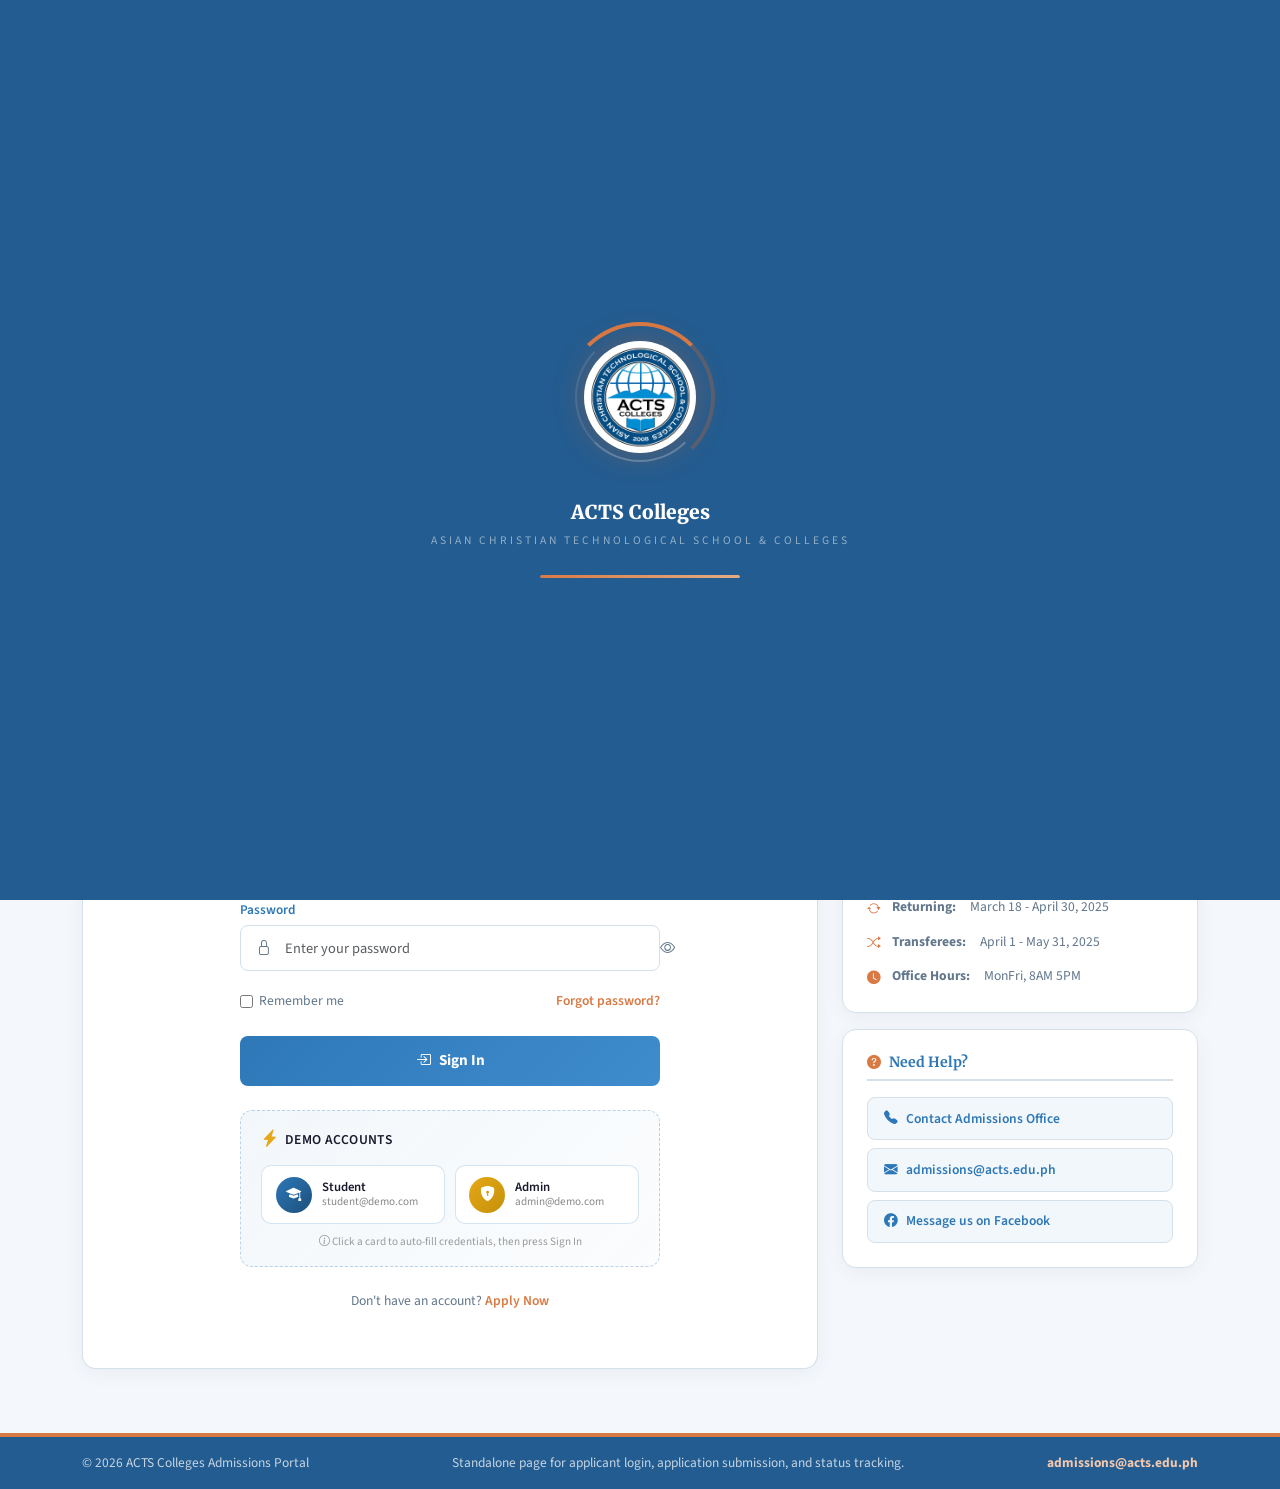
<file: admissions.html>
<!DOCTYPE html>
<html lang="en">

<head>
  <meta charset="UTF-8" />
  <meta name="viewport" content="width=device-width, initial-scale=1.0" />
  <title>ACTS Colleges Admissions Portal</title>
  <link href="https://cdn.jsdelivr.net/npm/bootstrap@5.3.2/dist/css/bootstrap.min.css" rel="stylesheet" />
  <link href="https://cdn.jsdelivr.net/npm/bootstrap-icons@1.11.3/font/bootstrap-icons.min.css" rel="stylesheet" />
  <link
    href="https://fonts.googleapis.com/css2?family=Merriweather:wght@700;900&family=Source+Sans+3:wght@300;400;500;600;700&display=swap"
    rel="stylesheet" />
  <link rel="icon" href="image/logo1.png">
  <link rel="stylesheet" href="css/styles.css" />
  <link rel="stylesheet" href="css/admissions.css" />
  <script src="https://accounts.google.com/gsi/client" async defer></script>
</head>

<body>

  <!--  LOADER  -->
  <div id="loader">
    <div class="ld-spin">
      <img class="ld-img" src="image/logo.png" alt="ACTS Colleges"
        onerror="this.src='data:image/svg+xml,%3Csvg xmlns=%22http://www.w3.org/2000/svg%22 viewBox=%220 0 80 80%22%3E%3Ccircle cx=%2240%22 cy=%2240%22 r=%2238%22 fill=%22%23003087%22/%3E%3Ctext x=%2240%22 y=%2248%22 text-anchor=%22middle%22 font-family=%22Arial%22 font-weight=%22900%22 font-size=%2218%22 fill=%22white%22%3EACTS%3C/text%3E%3C/svg%3E'" />
    </div>
    <div class="ld-name">
      ACTS Colleges
      <small>Asian Christian Technological School &amp; Colleges</small>
    </div>
    <div class="ld-track">
      <div class="ld-bar"></div>
    </div>
  </div>

  <header class="portal-shell">
    <div class="container">
      <div class="portal-shell-inner">
        <div class="portal-brand">
          <img src="image/logo.png" alt="ACTS Colleges" onerror="this.style.display='none'" />
          <div>
            <span class="portal-kicker">ACTS Colleges</span>
            <h2>Admissions Portal</h2>
            <p>Standalone applicant login and application page.</p>
          </div>
        </div>
        <div class="portal-meta">
          <a class="portal-chip" href="mailto:admissions@acts.edu.ph"><i
              class="bi bi-envelope-fill"></i>admissions@acts.edu.ph</a>
          <span class="portal-chip"><i class="bi bi-telephone-fill"></i>+63 (02) 8XXX-XXXX</span>
        </div>
      </div>
    </div>
  </header>


  <!--  HERO  -->
  <section class="adm-page-hero" id="admPageHero">
    <div class="hero-dots"></div>
    <div class="container">
      <div class="breadcrumb-nav fu">
        <span class="portal-pill"><i class="bi bi-shield-lock-fill me-1"></i>Standalone Admissions Portal</span>
      </div>
      <h1 class="fu d1">Admissions <em>Portal</em></h1>
      <p class="fu d2">Log in with your email and password to track your application, or submit a new student
        application for S.Y. 2025-2026 through this standalone portal.</p>
    </div>
  </section>


  <!--  AUTH SECTION  -->
  <section class="auth-section">
    <div class="container">
      <div class="row g-4">

        <!-- MAIN CONTENT -->
        <div class="col-lg-8" id="authMainCol">
          <div class="auth-container">

            <!-- TABS -->
            <div class="auth-tabs" id="authTabs">
              <button class="auth-tab active" onclick="switchTab('login')" id="tabLogin">
                <i class="bi bi-box-arrow-in-right"></i>Login
              </button>
              <button class="auth-tab" onclick="switchTab('apply')" id="tabApply">
                <i class="bi bi-pencil-square"></i>New Application
              </button>
            </div>

            <!--  LOGIN PANEL  -->
            <div class="auth-panel active" id="panelLogin">
              <div class="login-wrapper">
                <div class="login-icon">
                  <i class="bi bi-person-fill"></i>
                </div>
                <h3>Welcome Back</h3>
                <p class="login-sub">Sign in with your applicant credentials to check your admission status.</p>


                <form id="loginForm" onsubmit="handleLogin(event)">
                  <div class="form-group">
                    <label class="form-label">Email</label>
                    <div class="input-icon-wrap">
                      <i class="bi bi-envelope"></i>
                      <input type="email" class="form-control" id="loginEmail" name="email"
                        placeholder="yourname@email.com" autocomplete="username" required />
                    </div>
                  </div>

                  <div class="form-group">
                    <label class="form-label">Password</label>
                    <div class="input-icon-wrap">
                      <i class="bi bi-lock"></i>
                      <input type="password" class="form-control" id="loginPassword" placeholder="Enter your password"
                        autocomplete="current-password" required />
                      <button type="button" class="password-toggle" onclick="togglePassword('loginPassword', this)">
                        <i class="bi bi-eye"></i>
                      </button>
                    </div>
                  </div>

                  <div class="login-options">
                    <label>
                      <input type="checkbox" /> Remember me
                    </label>
                    <a href="#">Forgot password?</a>
                  </div>

                  <button type="submit" class="btn-login">
                    <i class="bi bi-box-arrow-in-right"></i>Sign In
                  </button>
                </form>

                <!-- Demo Accounts -->
                <div
                  style="margin-top:1.5rem; padding:1rem 1.25rem; background:linear-gradient(135deg, rgba(46,120,184,0.06), rgba(46,120,184,0.02)); border:1px dashed rgba(46,120,184,0.3); border-radius:12px;">
                  <div style="display:flex; align-items:center; gap:6px; margin-bottom:.75rem;">
                    <i class="bi bi-lightning-charge-fill" style="color:#e6a817; font-size:1.1rem;"></i>
                    <span
                      style="font-weight:600; font-size:.85rem; color:var(--dark, #1a1a2e); letter-spacing:.3px;">DEMO
                      ACCOUNTS</span>
                  </div>
                  <div style="display:flex; gap:.6rem; flex-wrap:wrap;">
                    <!-- Student Demo -->
                    <button type="button"
                      onclick="document.getElementById('loginEmail').value='student@demo.com'; document.getElementById('loginPassword').value='student123';"
                      style="flex:1; min-width:160px; display:flex; align-items:center; gap:10px; padding:.65rem .85rem; background:#fff; border:1px solid rgba(46,120,184,0.2); border-radius:10px; cursor:pointer; transition:all .2s ease; text-align:left;"
                      onmouseover="this.style.borderColor='#2e78b8'; this.style.boxShadow='0 2px 8px rgba(46,120,184,0.15)';"
                      onmouseout="this.style.borderColor='rgba(46,120,184,0.2)'; this.style.boxShadow='none';">
                      <div
                        style="width:36px; height:36px; border-radius:50%; background:linear-gradient(135deg,#2e78b8,#1b4f7a); display:flex; align-items:center; justify-content:center; flex-shrink:0;">
                        <i class="bi bi-mortarboard-fill" style="color:#fff; font-size:.95rem;"></i>
                      </div>
                      <div>
                        <div style="font-weight:600; font-size:.8rem; color:#1a1a2e; line-height:1.2;">Student</div>
                        <div style="font-size:.7rem; color:#888; line-height:1.3;">student@demo.com</div>
                      </div>
                    </button>
                    <!-- Admin Demo -->
                    <button type="button"
                      onclick="document.getElementById('loginEmail').value='admin@demo.com'; document.getElementById('loginPassword').value='admin123';"
                      style="flex:1; min-width:160px; display:flex; align-items:center; gap:10px; padding:.65rem .85rem; background:#fff; border:1px solid rgba(46,120,184,0.2); border-radius:10px; cursor:pointer; transition:all .2s ease; text-align:left;"
                      onmouseover="this.style.borderColor='#2e78b8'; this.style.boxShadow='0 2px 8px rgba(46,120,184,0.15)';"
                      onmouseout="this.style.borderColor='rgba(46,120,184,0.2)'; this.style.boxShadow='none';">
                      <div
                        style="width:36px; height:36px; border-radius:50%; background:linear-gradient(135deg,#e6a817,#c4900a); display:flex; align-items:center; justify-content:center; flex-shrink:0;">
                        <i class="bi bi-shield-lock-fill" style="color:#fff; font-size:.95rem;"></i>
                      </div>
                      <div>
                        <div style="font-weight:600; font-size:.8rem; color:#1a1a2e; line-height:1.2;">Admin</div>
                        <div style="font-size:.7rem; color:#888; line-height:1.3;">admin@demo.com</div>
                      </div>
                    </button>
                  </div>
                  <div style="margin-top:.6rem; font-size:.7rem; color:#999; text-align:center;">
                    <i class="bi bi-info-circle"></i> Click a card to auto-fill credentials, then press Sign In
                  </div>
                </div>

                <p class="login-footer">
                  Don't have an account? <a href="#" onclick="switchTab('apply'); return false;">Apply Now</a>
                </p>
              </div>
            </div>

            <!--  APPLICATION PANEL  -->
            <div class="auth-panel" id="panelApply">

              <div class="app-form-header">
                <div class="app-icon">
                  <i class="bi bi-mortarboard-fill"></i>
                </div>
                <h3>New Student Application</h3>
                <p>Complete the form below to begin your enrollment at ACTS Colleges for S.Y. 20252026.</p>
              </div>

              <!-- Google Auth Gate -->
              <div id="googleAuthGate" class="text-center py-5">
                <div class="mb-4">
                  <i class="bi bi-shield-lock text-primary" style="font-size: 3rem;"></i>
                </div>
                <h4 class="fw-bold text-dark mb-3">Verify Email to Apply</h4>
                <p class="text-muted mb-4 px-md-5">To ensure the security of your application, please sign in with
                  Google. This will instantly verify your email and fast-track the process.</p>
                <div class="d-flex justify-content-center" id="googleBtnContainer">
                  <div id="g_id_onload"
                    data-client_id="976635367923-bt9ed08c8gudgea6br01pqebf71i8a95.apps.googleusercontent.com"
                    data-context="use" data-ux_mode="popup" data-callback="handleGoogleCredentialResponse"
                    data-auto_prompt="false">
                  </div>
                  <div class="g_id_signin" data-type="standard" data-shape="rectangular" data-theme="outline"
                    data-text="continue_with" data-size="large" data-logo_alignment="center">
                  </div>
                </div>
                <div class="mt-3">
                  <button type="button" onclick="skipGoogleAuth()" style="background:none;border:none;color:#888;font-size:.82rem;cursor:pointer;text-decoration:underline;padding:0;">
                    <i class="bi bi-skip-forward-fill me-1"></i>Skip for now (Demo)
                  </button>
                </div>
              </div>

              <!-- Application Form (Hidden Initially) -->
              <div id="applicationFormContainer" style="display:none;">
                <!-- STEPPER -->
                <div class="stepper" id="stepper">
                  <div class="stepper-step active" data-step="1">
                    <div class="stepper-num">1</div>
                    <span class="stepper-label">Personal Info</span>
                  </div>
                  <div class="stepper-line" data-line="1"></div>
                  <div class="stepper-step" data-step="2">
                    <div class="stepper-num">2</div>
                    <span class="stepper-label">Academic Info</span>
                  </div>
                  <div class="stepper-line" data-line="2"></div>
                  <div class="stepper-step" data-step="3">
                    <div class="stepper-num">3</div>
                    <span class="stepper-label">Review Application</span>
                  </div>
                  <div class="stepper-line" data-line="3"></div>
                  <div class="stepper-step" data-step="4">
                    <div class="stepper-num">4</div>
                    <span class="stepper-label">Review</span>
                  </div>
                </div>

                <form id="applicationForm" onsubmit="handleSubmitApplication(event)">

                  <!--  STEP 1: PERSONAL INFO  -->
                  <div class="form-step active" id="step1">
                    <h5 class="form-step-title"><i class="bi bi-person-vcard"></i>Personal Information</h5>
                    <p class="form-step-desc">Please provide your basic personal details.</p>

                    <div class="row g-3">
                      <div class="col-md-4">
                        <label class="form-label">First Name <span class="text-danger">*</span></label>
                        <input type="text" class="form-control" id="firstName" placeholder="Juan" required />
                      </div>
                      <div class="col-md-4">
                        <label class="form-label">Middle Name</label>
                        <input type="text" class="form-control" id="middleName" placeholder="Santos" />
                      </div>
                      <div class="col-md-4">
                        <label class="form-label">Last Name <span class="text-danger">*</span></label>
                        <input type="text" class="form-control" id="lastName" placeholder="Dela Cruz" required />
                      </div>
                      <div class="col-md-4">
                        <label class="form-label">Suffix</label>
                        <select class="form-select" id="suffix">
                          <option value="">None</option>
                          <option>Jr.</option>
                          <option>Sr.</option>
                          <option>II</option>
                          <option>III</option>
                          <option>IV</option>
                        </select>
                      </div>
                      <div class="col-md-4">
                        <label class="form-label">Date of Birth <span class="text-danger">*</span></label>
                        <input type="date" class="form-control" id="birthDate" required />
                      </div>
                      <div class="col-md-4">
                        <label class="form-label">Sex <span class="text-danger">*</span></label>
                        <select class="form-select" id="sex" required>
                          <option value="">Select</option>
                          <option>Male</option>
                          <option>Female</option>
                        </select>
                      </div>
                      <div class="col-md-6">
                        <label class="form-label">Contact Number <span class="text-danger">*</span></label>
                        <div class="input-icon-wrap">
                          <i class="bi bi-phone"></i>
                          <input type="tel" class="form-control" id="contactNum" placeholder="09XX XXX XXXX" required />
                        </div>
                      </div>
                      <div class="col-12">
                        <label class="form-label">Complete Address <span class="text-danger">*</span></label>
                        <input type="text" class="form-control" id="address"
                          placeholder="House No., Street, Barangay, City, Province" required />
                      </div>
                    </div>

                    <div class="form-nav">
                      <div></div>
                      <div class="d-flex gap-2 align-items-center">
                        <button type="button" onclick="skipStep(1)" style="background:none;border:none;color:#888;font-size:.82rem;cursor:pointer;text-decoration:underline;padding:0;">
                          <i class="bi bi-skip-forward-fill me-1"></i>Skip
                        </button>
                        <button type="button" class="btn-step-next" onclick="nextStep(1)">
                          Next: Academic Info <i class="bi bi-arrow-right"></i>
                        </button>
                      </div>
                    </div>
                  </div>

                  <!--  STEP 2: ACADEMIC INFO  -->
                  <div class="form-step" id="step2">
                    <h5 class="form-step-title"><i class="bi bi-book"></i>Academic Information</h5>
                    <p class="form-step-desc">Tell us about your educational background and program interest.</p>

                    <div class="row g-3">
                      <div class="col-md-6">
                        <label class="form-label">Applicant Type <span class="text-danger">*</span></label>
                        <select class="form-select" id="applicantType" required>
                          <option value="">Select</option>
                          <option>New Student (Freshman)</option>
                          <option>Transferee</option>
                          <option>Returning Student</option>
                          <option>Cross-Enrollee</option>
                        </select>
                      </div>
                      <div class="col-md-6">
                        <label class="form-label">Desired Program <span class="text-danger">*</span></label>
                        <select class="form-select" id="desiredProgram" required>
                          <option value="">Select Program</option>
                          <optgroup label="College Programs">
                            <option>BS Information Technology</option>
                            <option>BS Computer Science</option>
                            <option>BS Criminology</option>
                          </optgroup>
                          <optgroup label="Senior High School">
                            <option>SHS TVL-ICT Strand</option>
                            <option>SHS HUMSS Strand</option>
                            <option>SHS ABM Strand</option>
                          </optgroup>
                          <optgroup label="Basic Education">
                            <option>Junior High School</option>
                            <option>Elementary</option>
                            <option>Preschool / Kindergarten</option>
                          </optgroup>
                        </select>
                      </div>
                      <div class="col-md-6">
                        <label class="form-label">Last School Attended <span class="text-danger">*</span></label>
                        <input type="text" class="form-control" id="lastSchool" placeholder="School name" required />
                      </div>
                      <div class="col-md-6">
                        <label class="form-label">Year Last Attended <span class="text-danger">*</span></label>
                        <input type="text" class="form-control" id="yearAttended" placeholder="e.g. 2024-2025"
                          required />
                      </div>
                      <div class="col-md-4">
                        <label class="form-label">Grade/Year Level Completed <span class="text-danger">*</span></label>
                        <input type="text" class="form-control" id="yearLevel" placeholder="e.g. Grade 12, 1st Year"
                          required />
                      </div>
                    </div>

                    <div class="form-nav">
                      <button type="button" class="btn-step-prev" onclick="prevStep(2)">
                        <i class="bi bi-arrow-left"></i> Previous
                      </button>
                      <div class="d-flex gap-2 align-items-center">
                        <button type="button" onclick="skipStep(2)" style="background:none;border:none;color:#888;font-size:.82rem;cursor:pointer;text-decoration:underline;padding:0;">
                          <i class="bi bi-skip-forward-fill me-1"></i>Skip
                        </button>
                        <button type="button" class="btn-step-next" onclick="nextStep(2)">
                          Next: Documents <i class="bi bi-arrow-right"></i>
                        </button>
                      </div>
                    </div>
                  </div>

                  <!-- â• â• â•  STEP 3: REVIEW â• â• â•  -->
                  <div class="form-step" id="step3">
                    <h5 class="form-step-title"><i class="bi bi-clipboard-check"></i>Review Your Application</h5>
                    <p class="form-step-desc">Please review all information before submitting. You can go back to make
                      changes.</p>

                    <div class="review-card">
                      <h6><i class="bi bi-person-vcard"></i>Personal Information</h6>
                      <div class="review-row">
                        <span class="review-label">Full Name</span>
                        <span class="review-value" id="revName"></span>
                      </div>
                      <div class="review-row">
                        <span class="review-label">Date of Birth</span>
                        <span class="review-value" id="revBirth"></span>
                      </div>
                      <div class="review-row">
                        <span class="review-label">Sex</span>
                        <span class="review-value" id="revSex"></span>
                      </div>
                      <div class="review-row">
                        <span class="review-label">Contact</span>
                        <span class="review-value" id="revContact"></span>
                      </div>
                      <div class="review-row">
                        <span class="review-label">Address</span>
                        <span class="review-value" id="revAddress"></span>
                      </div>
                    </div>

                    <div class="review-card">
                      <h6><i class="bi bi-book"></i>Academic Information</h6>
                      <div class="review-row">
                        <span class="review-label">Applicant Type</span>
                        <span class="review-value" id="revType"></span>
                      </div>
                      <div class="review-row">
                        <span class="review-label">Desired Program</span>
                        <span class="review-value" id="revProgram"></span>
                      </div>
                      <div class="review-row">
                        <span class="review-label">Last School</span>
                        <span class="review-value" id="revSchool"></span>
                      </div>
                      <div class="review-row">
                        <span class="review-label">Year Attended</span>
                        <span class="review-value" id="revYear"></span>
                      </div>
                      <div class="review-row">
                        <span class="review-label">Grade/Year Completed</span>
                        <span class="review-value" id="revLevel"></span>
                      </div>
                    </div>



                    <div class="form-check mt-3">
                      <input class="form-check-input" type="checkbox" id="agreeTerms" required />
                      <label class="form-check-label" for="agreeTerms" style="font-size:.85rem;color:var(--muted)">
                        I certify that all information provided is true and correct. I understand that any false
                        information may result in the cancellation of my application.
                      </label>
                    </div>

                    <div class="form-nav">
                      <button type="button" class="btn-step-prev" onclick="prevStep(3)">
                        <i class="bi bi-arrow-left"></i> Previous
                      </button>
                      <div class="d-flex gap-2 align-items-center">
                        <button type="button" onclick="skipStep(3)" style="background:none;border:none;color:#888;font-size:.82rem;cursor:pointer;text-decoration:underline;padding:0;">
                          <i class="bi bi-skip-forward-fill me-1"></i>Skip to Success
                        </button>
                        <button type="submit" class="btn-submit-app">
                          <i class="bi bi-send-fill"></i> Submit Application
                        </button>
                      </div>
                    </div>
                  </div>

                  <!--  SUCCESS STATE  -->
                  <div class="form-step" id="stepSuccess">
                    <div class="success-state">
                      <div class="success-icon">
                        <i class="bi bi-check-lg"></i>
                      </div>
                      <h3>Application Submitted!</h3>
                      <p>Your application has been received successfully. Save the reference number and login
                        credentials
                        below so you can track your admission status.</p>
                      <div class="ref-number" id="refNumber">ACTS-2026-XXXXXX</div>
                      <div class="generated-credentials">
                        <div class="generated-credentials-title"><i class="bi bi-key-fill"></i>Your Login Credentials
                        </div>
                        <div class="generated-credential-row">
                          <span>Email</span>
                          <strong id="successEmail">your@email.com</strong>
                        </div>
                        <div class="generated-credential-row">
                          <span>Temporary Password</span>
                          <strong id="successPassword">ACTS0000</strong>
                        </div>
                      </div>
                      <p style="font-size:.83rem">A confirmation email will be sent to your registered email address.
                        Use
                        the <strong>Login</strong> tab with your email and temporary password to track your application
                        status.</p>
                      <div class="d-flex gap-2 justify-content-center flex-wrap mt-3">
                        <button type="button" class="btn-step-prev" onclick="resetApplicationFlow()">
                          <i class="bi bi-arrow-counterclockwise"></i> New Application
                        </button>
                        <button type="button" class="btn-step-next" onclick="switchTab('login')">
                          <i class="bi bi-box-arrow-in-right"></i> Go to Login
                        </button>
                      </div>
                    </div>
                  </div>

                </form>
                <input type="hidden" id="googleVerified" value="false" />
              </div> <!-- End applicationFormContainer -->
            </div>

          </div>
        </div>

        <!-- SIDEBAR -->
        <div class="col-lg-4" id="infoSidebarCol">
          <div class="info-sidebar">

            <div class="info-card">
              <h6><i class="bi bi-info-circle-fill"></i>Admission Requirements</h6>
              <div class="info-item"><i class="bi bi-check2-circle"></i>Original & Photocopy of Form 138 (Report Card)
              </div>
              <div class="info-item"><i class="bi bi-check2-circle"></i>PSA Birth Certificate (Original & Photocopy)
              </div>
              <div class="info-item"><i class="bi bi-check2-circle"></i>Certificate of Good Moral Character</div>
              <div class="info-item"><i class="bi bi-check2-circle"></i>2Ã—2 ID Photos 4 pcs, white background</div>
              <div class="info-item"><i class="bi bi-check2-circle"></i>Medical Certificate (freshmen)</div>
              <div class="info-item"><i class="bi bi-check2-circle"></i>Long Brown Envelope</div>
            </div>

            <div class="info-card">
              <h6><i class="bi bi-calendar3"></i>Enrollment Schedule</h6>
              <div class="info-item"><i class="bi bi-person-plus-fill"></i><strong>New Students:&nbsp;</strong>April 1 -
                June 15, 2025</div>
              <div class="info-item"><i class="bi bi-arrow-repeat"></i><strong>Returning:&nbsp;</strong>March 18 - April
                30, 2025</div>
              <div class="info-item"><i class="bi bi-shuffle"></i><strong>Transferees:&nbsp;</strong>April 1 - May 31,
                2025</div>
              <div class="info-item"><i class="bi bi-clock-fill"></i><strong>Office Hours:&nbsp;</strong>MonFri, 8AM
                5PM</div>
            </div>

            <div class="info-card">
              <h6><i class="bi bi-question-circle-fill"></i>Need Help?</h6>
              <a href="tel:+630280000000" class="help-link">
                <i class="bi bi-telephone-fill"></i>Contact Admissions Office
              </a>
              <a href="mailto:admissions@acts.edu.ph" class="help-link">
                <i class="bi bi-envelope-fill"></i>admissions@acts.edu.ph
              </a>
              <a href="https://www.facebook.com/acts.taguig" target="_blank" class="help-link">
                <i class="bi bi-facebook"></i>Message us on Facebook
              </a>
            </div>

          </div>
        </div>

      </div>
    </div>
  </section>


  <footer class="portal-footer">
    <div class="container">
      <div class="portal-footer-inner">
        <span>&copy; 2026 ACTS Colleges Admissions Portal</span>
        <span>Standalone page for applicant login, application submission, and status tracking.</span>
        <a href="mailto:admissions@acts.edu.ph">admissions@acts.edu.ph</a>
      </div>
    </div>
  </footer>


  <script src="https://cdn.jsdelivr.net/npm/bootstrap@5.3.2/dist/js/bootstrap.bundle.min.js"></script>
  <script>

    const applicantStorageKey = 'actsAdmissionsLatestApplicant';
    const sessionAccountStorageKey = 'actsAdmissionsSessionAccount';

    /*  LOADER  */
    window.addEventListener('load', () => {
      setTimeout(() => {
        const el = document.getElementById('loader');
        el.classList.add('hide');
        el.addEventListener('transitionend', () => el.remove(), { once: true });
      }, 2000);
    });

    function normalizeEmail(email) {
      return email.trim().toLowerCase();
    }

    function readStoredApplicant() {
      try {
        const raw = localStorage.getItem(applicantStorageKey);
        return raw ? JSON.parse(raw) : null;
      } catch (error) {
        return null;
      }
    }

    function saveApplicant(account) {
      try {
        localStorage.setItem(applicantStorageKey, JSON.stringify(account));
      } catch (error) {
        /* Ignore storage errors on static previews. */
      }
    }

    function saveSessionAccount(account) {
      try {
        localStorage.setItem(sessionAccountStorageKey, JSON.stringify(account));
      } catch (error) {
        /* Ignore storage errors on static previews. */
      }
    }

    function readFileAsDataUrl(file) {
      return new Promise(resolve => {
        const reader = new FileReader();
        reader.onload = () => resolve(reader.result || '');
        reader.onerror = () => resolve('');
        reader.readAsDataURL(file);
      });
    }

    async function collectUploadedDocuments() {
      const documentBlocks = document.querySelectorAll('#step3 .col-md-6');
      const uploadedDocuments = [];

      for (const block of documentBlocks) {
        const input = block.querySelector('input[type="file"]');
        if (!input || !input.files || !input.files[0]) continue;

        const labelTextRaw = block.querySelector('label.form-label')?.textContent || 'Document';
        const labelText = labelTextRaw.replace('*', '').trim();
        const file = input.files[0];
        const isImage = (file.type || '').startsWith('image/');
        const preview = isImage ? await readFileAsDataUrl(file) : '';

        uploadedDocuments.push({
          label: labelText,
          name: file.name,
          type: file.type || '',
          preview
        });
      }

      return uploadedDocuments;
    }

    function buildApplicantAccount(reference) {
      const v = id => {
        const el = document.getElementById(id);
        return el ? (el.value || '').trim() : '';
      };

      const nameParts = [v('firstName'), v('middleName'), v('lastName')].filter(Boolean);
      const suffix = v('suffix') && v('suffix') !== 'None' ? v('suffix') : '';
      if (suffix) nameParts.push(suffix);


      return {
        email: normalizeEmail(v('email')),
        password: 'ACTS' + String(Math.floor(1000 + Math.random() * 9000)),
        reference,
        name: nameParts.join(' '),
        status: 'Application Received',
        statusClass: 'status-pending',
        statusIcon: 'bi bi-inbox',
        program: v('desiredProgram') || 'Program To Be Announced',
        exam: 'To be scheduled',
        documents: 'Initial review pending',
        submittedAt: new Date().toLocaleString('en-PH', {
          month: 'long',
          day: 'numeric',
          year: 'numeric',
          hour: 'numeric',
          minute: '2-digit'
        }),
        documentsAt: 'Pending verification',
        currentStepTitle: 'Submitted online',
        currentStepDate: 'Waiting for admissions review',
        examSchedule: 'Entrance exam schedule will be sent by email',
        contact: v('contactNum'),
        applicantType: v('applicantType') || 'New Student',
        school: v('lastSchool') || 'Not provided',
        yearCompleted: [v('yearLevel'), v('yearAttended')].filter(Boolean).join(' - ') || 'To be evaluated',
        average: v('genAvg') || 'To be evaluated',
        documentsList: []
      };
    }


    /*  TAB SWITCHING  */
    function switchTab(tab) {
      document.querySelectorAll('.auth-tab').forEach(t => t.classList.remove('active'));
      document.querySelectorAll('.auth-panel').forEach(p => p.classList.remove('active'));

      if (tab === 'login') {
        document.getElementById('tabLogin').classList.add('active');
        document.getElementById('panelLogin').classList.add('active');
      } else {
        document.getElementById('tabApply').classList.add('active');
        document.getElementById('panelApply').classList.add('active');
      }
    }

    /*  PASSWORD TOGGLE  */
    function togglePassword(inputId, btn) {
      const input = document.getElementById(inputId);
      const icon = btn.querySelector('i');
      if (input.type === 'password') {
        input.type = 'text';
        icon.className = 'bi bi-eye-slash';
      } else {
        input.type = 'password';
        icon.className = 'bi bi-eye';
      }
    }

    /*  FORM STEPPER  */
    let currentStep = 1;
    const totalSteps = 3;

    function updateStepper() {
      document.querySelectorAll('.stepper-step').forEach(step => {
        const s = parseInt(step.dataset.step);
        step.classList.remove('active', 'completed');
        if (s === currentStep) step.classList.add('active');
        else if (s < currentStep) step.classList.add('completed');
      });

      document.querySelectorAll('.stepper-line').forEach(line => {
        const l = parseInt(line.dataset.line);
        line.classList.remove('active', 'completed');
        if (l < currentStep) line.classList.add('completed');
        else if (l === currentStep) line.classList.add('active');
      });

      document.querySelectorAll('.form-step').forEach(step => step.classList.remove('active'));
      const target = document.getElementById('step' + currentStep);
      if (target) target.classList.add('active');
    }

    function skipStep(fromStep) {
      document.getElementById('step' + fromStep).querySelectorAll('.is-invalid').forEach(el => el.classList.remove('is-invalid'));
      if (fromStep < totalSteps) {
        currentStep = fromStep + 1;
        updateStepper();
        if (currentStep === 3) populateReview();
        window.scrollTo({ top: document.querySelector('.auth-section').offsetTop - 80, behavior: 'smooth' });
      } else {
        document.querySelector('.stepper').style.display = 'none';
        document.querySelectorAll('.form-step').forEach(s => s.classList.remove('active'));
        document.getElementById('stepSuccess').classList.add('active');
        document.getElementById('refNumber').textContent = 'ACTS-2026-DEMO01';
        document.getElementById('successEmail').textContent = 'demo@acts.edu.ph';
        document.getElementById('successPassword').textContent = 'ACTS0001';
        window.scrollTo({ top: document.querySelector('.auth-section').offsetTop - 80, behavior: 'smooth' });
      }
    }

    function nextStep(fromStep) {
      /* Basic validation for required fields in current step */
      const stepEl = document.getElementById('step' + fromStep);
      const required = stepEl.querySelectorAll('[required]');
      let valid = true;
      required.forEach(input => {
        if (!input.value.trim()) {
          input.classList.add('is-invalid');
          valid = false;
        } else {
          input.classList.remove('is-invalid');
        }
      });

      if (!valid) {
        stepEl.querySelector('.is-invalid')?.focus();
        return;
      }

      if (fromStep < totalSteps) {
        currentStep = fromStep + 1;
        updateStepper();
        if (currentStep === 3) populateReview();
        window.scrollTo({ top: document.querySelector('.auth-section').offsetTop - 80, behavior: 'smooth' });
      }
    }

    function prevStep(fromStep) {
      if (fromStep > 1) {
        currentStep = fromStep - 1;
        updateStepper();
        window.scrollTo({ top: document.querySelector('.auth-section').offsetTop - 80, behavior: 'smooth' });
      }
    }

    /*  POPULATE REVIEW  */
    function populateReview() {
      const v = id => { const el = document.getElementById(id); return el ? (el.value || '') : ''; };
      const suffix = v('suffix') && v('suffix') !== 'None' ? ' ' + v('suffix') : '';

      document.getElementById('revName').textContent = v('firstName') + ' ' + (v('middleName') !== '' ? v('middleName') + ' ' : '') + v('lastName') + suffix;
      document.getElementById('revBirth').textContent = v('birthDate');
      document.getElementById('revSex').textContent = v('sex');
      document.getElementById('revContact').textContent = v('contactNum');
      document.getElementById('revAddress').textContent = v('address');
      document.getElementById('revType').textContent = v('applicantType');
      document.getElementById('revProgram').textContent = v('desiredProgram');
      document.getElementById('revSchool').textContent = v('lastSchool');
      document.getElementById('revYear').textContent = v('yearAttended');
      document.getElementById('revLevel').textContent = v('yearLevel');
    }

    /*  FILE NAME DISPLAY  */
    function showFileName(input) {
      const display = input.closest('.col-md-6').querySelector('.file-name-display');
      if (input.files.length > 0) {
        display.textContent = input.files[0].name;
        input.closest('.file-upload-area').style.borderColor = 'var(--blue)';
        input.closest('.file-upload-area').style.background = 'rgba(46,120,184,0.04)';
      }
    }

    /*  LOGIN HANDLER  */
    async function handleLogin(e) {
      e.preventDefault();
      const emailInput = document.getElementById('loginEmail').value;
      const passInput = document.getElementById('loginPassword').value;

      if (emailInput === 'admin@demo.com' && passInput === 'admin123') {
        localStorage.setItem('demoSession', 'admin');
        window.location.href = 'admin.html';
        return;
      }
      if (emailInput === 'student@demo.com' && passInput === 'student123') {
        localStorage.setItem('demoSession', 'student');
        window.location.href = 'dashboard.html';
        return;
      }

      const btn = e.target.querySelector('button[type="submit"]');
      const origText = btn.innerHTML;
      btn.disabled = true;
      btn.innerHTML = '<i class="bi bi-hourglass-split"></i>Signing in...';

      try {
        const res = await fetch('api/login.php', {
          method: 'POST',
          headers: { 'Content-Type': 'application/json' },
          body: JSON.stringify({ email: emailInput, password: passInput })
        });
        const data = await res.json();
        if (data.success) {
          if (data.user && data.user.role === 'admin') {
            window.location.href = 'admin.html';
          } else {
            window.location.href = 'dashboard.html';
          }
        } else {
          alert(data.message || 'Invalid email or password.');
        }
      } catch (err) {
        alert('Connection error. Please make sure Laragon is running.');
      } finally {
        btn.disabled = false;
        btn.innerHTML = origText;
      }
    }

    /*  APPLICATION SUBMIT  */
    async function handleSubmitApplication(e) {
      e.preventDefault();

      if (!document.getElementById('agreeTerms').checked) {
        alert('Please agree to the certification statement before submitting.');
        return;
      }

      const btn = e.target.querySelector('.btn-submit-app');
      const origText = btn.innerHTML;
      btn.disabled = true;
      btn.innerHTML = '<i class="bi bi-hourglass-split"></i>Submitting...';

      const v = id => { const el = document.getElementById(id); return el ? (el.value || '').trim() : ''; };

      const formData = {
        firstName: v('firstName'), middleName: v('middleName'), lastName: v('lastName'),
        suffix: v('suffix'), birthDate: v('birthDate'), sex: v('sex'),
        email: v('email'), contactNum: v('contactNum'), address: v('address'),
        guardianName: v('guardianName'), guardianRelation: v('guardianRelation'),
        guardianContact: v('guardianContact'), guardianEmail: v('guardianEmail'),
        applicantType: v('applicantType'), desiredProgram: v('desiredProgram'),
        lastSchool: v('lastSchool'), yearAttended: v('yearAttended'),
        yearLevel: v('yearLevel'), genAvg: v('genAvg'), lrn: v('lrn'),
        schedule: v('schedule'),
        googleVerified: v('googleVerified') === 'true'
      };

      try {
        const res = await fetch('api/register.php', {
          method: 'POST',
          headers: { 'Content-Type': 'application/json' },
          body: JSON.stringify(formData)
        });
        const data = await res.json();

        if (data.success) {
          localStorage.removeItem('actsAdmissionsDraft'); // Clear draft upon success

          document.getElementById('refNumber').textContent = data.reference;
          document.getElementById('successEmail').textContent = data.email;
          document.getElementById('successPassword').textContent = data.tempPassword;
          document.getElementById('loginEmail').value = data.email;
          document.getElementById('loginPassword').value = data.tempPassword;

          /* Show success state */
          document.querySelectorAll('.form-step').forEach(s => s.classList.remove('active'));
          document.getElementById('stepSuccess').classList.add('active');
          document.querySelector('.stepper').style.display = 'none';
          window.scrollTo({ top: document.querySelector('.auth-section').offsetTop - 80, behavior: 'smooth' });
        } else {
          alert(data.message || 'Submission failed. Please try again.');
        }
      } catch (err) {
        alert('Connection error. Please make sure Laragon is running.');
      } finally {
        btn.disabled = false;
        btn.innerHTML = origText;
      }
    }

    function resetApplicationFlow() {
      document.getElementById('applicationForm').reset();
      currentStep = 1;
      document.querySelector('.stepper').style.display = 'flex';
      document.querySelectorAll('.form-control, .form-select').forEach(input => input.classList.remove('is-invalid'));
      updateStepper();

      const gVerifyEl = document.getElementById('googleVerified');
      if (gVerifyEl) gVerifyEl.value = "false";

      const gate = document.getElementById('googleAuthGate');
      const formContainer = document.getElementById('applicationFormContainer');
      if (gate) gate.style.display = 'block';
      if (formContainer) formContainer.style.display = 'none';

      // Ensure success UI is hidden
      document.getElementById('stepSuccess').classList.remove('active');

      switchTab('apply');
      window.scrollTo({ top: document.querySelector('.auth-section').offsetTop - 80, behavior: 'smooth' });
    }

    /*  REMOVE INVALID ON INPUT  */
    document.querySelectorAll('.form-control, .form-select').forEach(input => {
      input.addEventListener('input', () => input.classList.remove('is-invalid'));
      input.addEventListener('change', () => input.classList.remove('is-invalid'));
    });
    /* ── DRAFT AUTO-SAVE ── */
    const DRAFT_KEY = 'actsAdmissionsDraft';

    function saveDraft() {
      const draft = {};
      const inputs = document.querySelectorAll('#applicationForm input:not([type="hidden"]):not([type="file"]), #applicationForm select, #applicationForm textarea');
      inputs.forEach(input => {
        // Skip agreeTerms to ensure they manually check it on submit
        if (input.id === 'agreeTerms') return;
        if (input.type === 'checkbox' || input.type === 'radio') {
          draft[input.id] = input.checked;
        } else {
          draft[input.id] = input.value;
        }
      });
      localStorage.setItem(DRAFT_KEY, JSON.stringify(draft));
    }

    function loadDraft() {
      try {
        const draftJSON = localStorage.getItem(DRAFT_KEY);
        if (!draftJSON) return;
        const draft = JSON.parse(draftJSON);
        for (const [id, value] of Object.entries(draft)) {
          const el = document.getElementById(id);
          if (el) {
            if (el.type === 'checkbox' || el.type === 'radio') {
              el.checked = value;
            } else {
              // Don't overwrite if it was already filled by Google
              if (!el.value) el.value = value;
            }
          }
        }
      } catch (e) { }
    }

    document.addEventListener('DOMContentLoaded', () => {
      const inputs = document.querySelectorAll('#applicationForm input:not([type="hidden"]):not([type="file"]), #applicationForm select, #applicationForm textarea');
      inputs.forEach(input => {
        input.addEventListener('input', saveDraft);
        input.addEventListener('change', saveDraft);
      });
    });

    /* ── GOOGLE SIGN-IN HANDLER ── */
    function parseJwt(token) {
      try {
        var base64Url = token.split('.')[1];
        var base64 = base64Url.replace(/-/g, '+').replace(/_/g, '/');
        var jsonPayload = decodeURIComponent(window.atob(base64).split('').map(function (c) {
          return '%' + ('00' + c.charCodeAt(0).toString(16)).slice(-2);
        }).join(''));
        return JSON.parse(jsonPayload);
      } catch (e) {
        return null;
      }
    }

    function skipGoogleAuth() {
      const gate = document.getElementById('googleAuthGate');
      const formContainer = document.getElementById('applicationFormContainer');
      if (gate) gate.style.display = 'none';
      if (formContainer) formContainer.style.display = 'block';
    }

    async function handleGoogleCredentialResponse(response) {
      const data = parseJwt(response.credential);
      if (data) {

        // Ensure email isn't already used
        try {
          const checkRes = await fetch('api/check_email.php', {
            method: 'POST',
            headers: { 'Content-Type': 'application/json' },
            body: JSON.stringify({ email: data.email })
          });
          const checkData = await checkRes.json();
          if (checkData.exists) {
            alert('An application with this email already exists! Please use the Login tab to track your admission status.');
            document.getElementById('loginEmail').value = data.email;
            switchTab('login');
            return;
          }
        } catch (e) { }

        document.getElementById('email').value = data.email || '';
        document.getElementById('firstName').value = data.given_name || '';
        document.getElementById('lastName').value = data.family_name || '';

        // Remove validation errors
        ['email', 'firstName', 'lastName'].forEach(id => {
          const el = document.getElementById(id);
          if (el) el.classList.remove('is-invalid');
        });

        const gVerifyEl = document.getElementById('googleVerified');
        if (gVerifyEl) gVerifyEl.value = "true";

        // Hide gate, show form
        const gate = document.getElementById('googleAuthGate');
        const formContainer = document.getElementById('applicationFormContainer');
        if (gate) gate.style.display = 'none';
        if (formContainer) {
          formContainer.style.display = 'block';
          loadDraft(); // Recover saved draft info now that the form is visible
        }

        alert('Your email is securely verified! Please complete the rest of your application form.');
      }
    }
  </script>

</body>

</html>
</file>
<file: css/styles.css>
:root {
  --blue: #2e78b8;
  --red: #d97a45;
  --blue-mid: #3f8ccc;
  --blue-lt: #75acd8;
  --blue-dk: #235c90;
  --red-dk: #b96538;
  --white: #ffffff;
  --off: #f4f8fc;
  --cream: #fcf5ee;
  --text: #223548;
  --muted: #62778b;
  --border: #d4e0ea;
  --accent-soft: #f1c7ad;
}

*,
*::before,
*::after {
  box-sizing: border-box;
  margin: 0;
  padding: 0;
}

html {
  scroll-behavior: smooth;
  scrollbar-width: thin;
  scrollbar-color: var(--red) var(--off);
}

body {
  font-family: 'Source Sans 3', sans-serif;
  color: var(--text);
  background: var(--white);
  overflow-x: hidden;
}

/* Custom scrollbar aligned with the site palette */
html::-webkit-scrollbar,
body::-webkit-scrollbar {
  width: 12px;
}

html::-webkit-scrollbar-track,
body::-webkit-scrollbar-track {
  background: linear-gradient(180deg, var(--off), var(--cream));
}

html::-webkit-scrollbar-thumb,
body::-webkit-scrollbar-thumb {
  background: linear-gradient(180deg, var(--red), var(--red-dk));
  border-radius: 999px;
  border: 2px solid var(--off);
}

html::-webkit-scrollbar-thumb:hover,
body::-webkit-scrollbar-thumb:hover {
  background: linear-gradient(180deg, var(--blue-mid), var(--blue-dk));
}

h1,
h2,
h3,
h4,
h5 {
  font-family: 'Merriweather', serif;
}

#loader {
  position: fixed;
  inset: 0;
  z-index: 99999;
  background: var(--blue-dk);
  display: flex;
  flex-direction: column;
  align-items: center;
  justify-content: center;
  gap: 1.6rem;
  transition: opacity 0.7s ease, visibility 0.7s ease;
}

#loader.hide {
  opacity: 0;
  visibility: hidden;
  pointer-events: none;
}

.ld-spin {
  position: relative;
  width: 150px;
  height: 150px;
  display: flex;
  align-items: center;
  justify-content: center;
}

.ld-spin::before {
  content: '';
  position: absolute;
  inset: 0;
  border-radius: 50%;
  border: 4px solid transparent;
  border-top-color: var(--red);
  border-right-color: rgba(185, 101, 56, 0.34);
  animation: lspin 1s linear infinite;
}

.ld-spin::after {
  content: '';
  position: absolute;
  inset: 10px;
  border-radius: 50%;
  border: 2px solid transparent;
  border-bottom-color: rgba(255, 255, 255, 0.25);
  border-left-color: rgba(255, 255, 255, 0.12);
  animation: lspin 1.7s linear infinite reverse;
}

@keyframes lspin {
  to {
    transform: rotate(360deg);
  }
}

.ld-img {
  width: 112px;
  height: 112px;
  border-radius: 50%;
  object-fit: cover;
  background: white;
  padding: 4px;
  position: relative;
  z-index: 1;
  animation: lpulse 2s ease-in-out infinite;
  box-shadow: 0 0 30px rgba(185, 101, 56, 0.42);
}

@keyframes lpulse {

  0%,
  100% {
    transform: scale(1);
    box-shadow: 0 0 20px rgba(185, 101, 56, 0.34);
  }

  50% {
    transform: scale(1.05);
    box-shadow: 0 0 46px rgba(185, 101, 56, 0.55);
  }
}

.ld-name {
  text-align: center;
  color: var(--white);
  font-family: 'Merriweather', serif;
  font-size: 1.2rem;
  font-weight: 900;
}

.ld-name small {
  display: block;
  font-family: 'Source Sans 3', sans-serif;
  font-size: 0.72rem;
  font-weight: 400;
  color: rgba(255, 255, 255, 0.5);
  text-transform: uppercase;
  letter-spacing: 3px;
  margin-top: 0.3rem;
}

.ld-track {
  width: 200px;
  height: 3px;
  background: rgba(255, 255, 255, 0.12);
  border-radius: 99px;
  overflow: hidden;
}

.ld-bar {
  height: 100%;
  background: linear-gradient(90deg, var(--red), #e4ad85);
  border-radius: 99px;
  animation: lfill 1.9s ease-out forwards;
}

@keyframes lfill {
  from {
    width: 0;
  }

  to {
    width: 100%;
  }
}

.topbar {
  background: var(--blue-dk);
  padding: 0.4rem 0;
  font-size: 0.78rem;
  color: rgba(255, 255, 255, 0.75);
}

.topbar a {
  color: rgba(255, 255, 255, 0.75);
  text-decoration: none;
  transition: color 0.2s;
}

.topbar a:hover {
  color: var(--white);
}

.sep {
  margin: 0 0.6rem;
  opacity: 0.3;
}

.navbar {
  background: var(--white);
  border-bottom: 3px solid var(--red);
  padding: 0.6rem 0;
  position: sticky;
  top: 0;
  z-index: 1000;
  box-shadow: 0 2px 16px rgba(0, 0, 0, 0.08);
  transition: box-shadow 0.3s;
}

.navbar.scrolled {
  box-shadow: 0 4px 28px rgba(0, 0, 0, 0.14);
}

.nav-logo {
  width: 54px;
  height: 54px;
  border-radius: 50%;
  object-fit: cover;
  border: 2.5px solid var(--red);
  flex-shrink: 0;
}

.brand-title {
  display: block;
  font-family: 'Merriweather', serif;
  font-size: 1.1rem;
  font-weight: 900;
  color: var(--blue);
}

.brand-title span {
  color: var(--red);
}

.brand-sub {
  display: block;
  font-size: 0.62rem;
  color: var(--muted);
  text-transform: uppercase;
  letter-spacing: 1px;
}

.navbar-nav .nav-link {
  color: var(--text) !important;
  font-size: 0.875rem;
  font-weight: 600;
  padding: 0.5rem 0.9rem !important;
  position: relative;
  transition: color 0.2s;
}

.navbar-nav .nav-link::after {
  content: '';
  position: absolute;
  bottom: 0;
  left: 0.9rem;
  right: 0.9rem;
  height: 2px;
  background: var(--red);
  transform: scaleX(0);
  transition: transform 0.25s;
  border-radius: 2px;
}

.navbar-nav .nav-link:hover {
  color: var(--red) !important;
}

.navbar-nav .nav-link:hover::after {
  transform: scaleX(1);
}

.btn-enroll {
  background: var(--red) !important;
  color: var(--white) !important;
  border-radius: 6px;
  padding: 0.5rem 1.4rem !important;
  font-weight: 700 !important;
  font-size: 0.85rem !important;
  transition: background 0.2s, transform 0.2s;
}

.btn-enroll:hover {
  background: var(--red-dk) !important;
  color: var(--white) !important;
  transform: translateY(-2px);
}

.navbar-nav .nav-link.btn-enroll:hover {
  color: var(--white) !important;
}

.btn-enroll::after {
  display: none !important;
}

.hero {
  min-height: 91vh;
  background: var(--blue);
  position: relative;
  overflow: hidden;
  display: flex;
  align-items: center;
}

.hero::before {
  content: '';
  position: absolute;
  top: 0;
  right: 0;
  width: 44%;
  height: 100%;
  background: linear-gradient(160deg, var(--red-dk), var(--red));
  clip-path: polygon(18% 0%, 100% 0%, 100% 100%, 0% 100%);
}

.hero-dots {
  position: absolute;
  inset: 0;
  background-image: radial-gradient(rgba(255, 255, 255, 0.07) 1px, transparent 1px);
  background-size: 30px 30px;
  pointer-events: none;
}

.hero-content {
  position: relative;
  z-index: 2;
}

.hero-eyebrow {
  display: inline-flex;
  align-items: center;
  gap: 0.5rem;
  background: rgba(255, 255, 255, 0.12);
  border: 1px solid rgba(255, 255, 255, 0.25);
  color: rgba(255, 255, 255, 0.92);
  border-radius: 4px;
  padding: 0.35rem 0.9rem;
  font-size: 0.75rem;
  font-weight: 700;
  letter-spacing: 1.5px;
  text-transform: uppercase;
  margin-bottom: 1.25rem;
}

.hero h1 {
  font-size: clamp(2.2rem, 4.5vw, 3.9rem);
  color: var(--white);
  line-height: 1.12;
  margin-bottom: 1.25rem;
}

.hero h1 em {
  color: var(--accent-soft);
  font-style: normal;
}

.hero .lead {
  color: rgba(255, 255, 255, 0.8);
  font-size: 1.05rem;
  line-height: 1.75;
  max-width: 500px;
  margin-bottom: 2rem;
  font-weight: 300;
}

.hero-btns {
  display: flex;
  gap: 0.9rem;
  flex-wrap: wrap;
}

.btn-hw {
  background: var(--white);
  color: var(--red);
  border: 2px solid var(--white);
  padding: 0.85rem 2.2rem;
  border-radius: 6px;
  font-weight: 700;
  font-size: 0.95rem;
  text-decoration: none;
  transition: all 0.25s;
  display: inline-flex;
  align-items: center;
  gap: 0.5rem;
}

.btn-hw:hover {
  background: var(--red);
  color: var(--white);
  border-color: var(--red);
  transform: translateY(-2px);
}

.btn-ho {
  background: transparent;
  color: var(--white);
  border: 2px solid rgba(255, 255, 255, 0.45);
  padding: 0.85rem 2.2rem;
  border-radius: 6px;
  font-weight: 600;
  font-size: 0.95rem;
  text-decoration: none;
  transition: all 0.25s;
  display: inline-flex;
  align-items: center;
  gap: 0.5rem;
}

.btn-ho:hover {
  border-color: var(--white);
  background: rgba(255, 255, 255, 0.1);
  color: var(--white);
  transform: translateY(-2px);
}

.hero-stats {
  margin-top: 3rem;
  display: flex;
  gap: 2.5rem;
  flex-wrap: wrap;
  padding-top: 2rem;
  border-top: 1px solid rgba(255, 255, 255, 0.15);
}

.hstat-num {
  font-family: 'Merriweather', serif;
  font-size: 1.9rem;
  font-weight: 900;
  color: var(--accent-soft);
  display: block;
  line-height: 1;
}

.hstat-lbl {
  font-size: 0.75rem;
  color: rgba(255, 255, 255, 0.6);
  text-transform: uppercase;
  letter-spacing: 1px;
}

.hero-side {
  position: relative;
  z-index: 2;
}

.sc {
  background: rgba(255, 255, 255, 0.1);
  border: 1px solid rgba(255, 255, 255, 0.2);
  backdrop-filter: blur(8px);
  border-radius: 14px;
  padding: 1.5rem;
  margin-bottom: 1rem;
  color: var(--white);
  transition: all 0.3s;
}

.sc:hover {
  transform: scale(1.02);
  background: rgba(255, 255, 255, 0.15);
}

.sc-icon {
  width: 42px;
  height: 42px;
  background: rgba(255, 255, 255, 0.15);
  border-radius: 10px;
  display: flex;
  align-items: center;
  justify-content: center;
  font-size: 1.2rem;
  margin-bottom: 0.75rem;
}

.sc h6 {
  font-size: 0.9rem;
  font-weight: 700;
  margin-bottom: 0.25rem;
}

.sc p {
  font-size: 0.8rem;
  color: rgba(255, 255, 255, 0.7);
  margin: 0;
}

.ticker {
  background: linear-gradient(90deg, var(--red-dk), var(--red));
  overflow: hidden;
  padding: 0.55rem 0;
}

.ticker-track {
  display: flex;
  gap: 4rem;
  animation: ticker 30s linear infinite;
  white-space: nowrap;
}

.ticker-item {
  display: inline-flex;
  align-items: center;
  gap: 0.5rem;
  font-size: 0.8rem;
  font-weight: 700;
  color: var(--white);
  text-transform: uppercase;
  letter-spacing: 0.5px;
  flex-shrink: 0;
}

@keyframes ticker {
  0% {
    transform: translateX(0);
  }

  100% {
    transform: translateX(-50%);
  }
}

section {
  padding: 5rem 0;
}

.sec-label {
  display: inline-block;
  font-size: 0.7rem;
  font-weight: 700;
  letter-spacing: 2.5px;
  text-transform: uppercase;
  color: var(--red);
  margin-bottom: 0.5rem;
}

.sec-title {
  font-size: clamp(1.7rem, 2.8vw, 2.6rem);
  font-weight: 900;
  line-height: 1.2;
  color: var(--blue);
  margin-bottom: 0.75rem;
}

.sec-sub {
  color: var(--muted);
  font-size: 1rem;
  line-height: 1.75;
  max-width: 560px;
}

.divider {
  width: 50px;
  height: 4px;
  background: var(--red);
  border-radius: 4px;
  margin: 0.75rem 0;
}

.divider.mx-auto {
  margin: 0.75rem auto;
}

.about-sec {
  background: var(--cream);
}

.about-img-wrap {
  position: relative;
  border-radius: 16px;
  overflow: hidden;
}

.about-ph {
  height: 440px;
  background: linear-gradient(150deg, var(--blue), var(--blue-mid) 60%, var(--blue-lt));
  display: flex;
  flex-direction: column;
  align-items: center;
  justify-content: center;
  gap: 1rem;
  color: var(--white);
  border-radius: 16px;
}

.about-ph i {
  font-size: 4rem;
  opacity: 0.3;
}

.about-pill {
  position: absolute;
  bottom: 1.25rem;
  left: 1.25rem;
  background: var(--white);
  border-radius: 12px;
  padding: 0.9rem 1.25rem;
  box-shadow: 0 6px 24px rgba(0, 0, 0, 0.15);
  display: flex;
  align-items: center;
  gap: 0.9rem;
}

.pill-icon {
  width: 44px;
  height: 44px;
  flex-shrink: 0;
  background: var(--red);
  border-radius: 10px;
  display: flex;
  align-items: center;
  justify-content: center;
  color: var(--white);
  font-size: 1.3rem;
}

.pill-text strong {
  display: block;
  font-size: 1.1rem;
  color: var(--blue);
}

.pill-text span {
  font-size: 0.72rem;
  color: var(--muted);
  text-transform: uppercase;
  letter-spacing: 0.8px;
}

.val-row {
  display: flex;
  gap: 1rem;
  margin-bottom: 1.4rem;
}

.val-icon {
  width: 46px;
  height: 46px;
  flex-shrink: 0;
  background: rgba(214, 138, 58, 0.12);
  border-radius: 12px;
  display: flex;
  align-items: center;
  justify-content: center;
  color: var(--red);
  font-size: 1.15rem;
}

.val-text h6 {
  font-size: 0.95rem;
  font-weight: 700;
  color: var(--blue);
  margin-bottom: 0.2rem;
}

.val-text p {
  font-size: 0.875rem;
  color: var(--muted);
  margin: 0;
  line-height: 1.65;
}

.prog-card {
  border-radius: 14px;
  overflow: hidden;
  border: 1.5px solid var(--border);
  height: 100%;
  transition: all 0.3s;
  background: var(--white);
}

.prog-card:hover {
  transform: translateY(-7px);
  box-shadow: 0 18px 48px rgba(53, 80, 107, 0.12);
  border-color: var(--blue);
}

.ph {
  height: 130px;
  position: relative;
  display: flex;
  align-items: center;
  justify-content: center;
  font-size: 2.8rem;
}

.ph::after {
  content: '';
  position: absolute;
  bottom: 0;
  left: 0;
  right: 0;
  height: 50%;
  background: linear-gradient(to top, var(--white), transparent);
}

.ph1 {
  background: linear-gradient(135deg, var(--blue), var(--blue-mid));
}

.ph2 {
  background: linear-gradient(135deg, #2c6ea8, var(--blue-mid));
}

.ph3 {
  background: linear-gradient(135deg, var(--red-dk), var(--red));
}

.ph4 {
  background: linear-gradient(135deg, #28669e, var(--blue));
}

.ph5 {
  background: linear-gradient(135deg, #a95f36, #d5834b);
}

.ph6 {
  background: linear-gradient(135deg, var(--blue-mid), #3479b3);
}

.prog-body {
  padding: 1.4rem;
}

.prog-tag {
  display: inline-block;
  font-size: 0.68rem;
  font-weight: 700;
  letter-spacing: 1.5px;
  text-transform: uppercase;
  background: rgba(53, 80, 107, 0.07);
  color: var(--blue);
  border-radius: 20px;
  padding: 0.2rem 0.75rem;
  margin-bottom: 0.6rem;
  transition: all 0.3s;
}

.prog-card:hover .prog-tag {
  background: rgba(214, 138, 58, 0.12);
  color: var(--red);
}

.prog-card h5 {
  font-size: 1rem;
  font-weight: 700;
  color: var(--blue);
  margin-bottom: 0.45rem;
}

.prog-card p {
  font-size: 0.85rem;
  color: var(--muted);
  line-height: 1.6;
  margin-bottom: 0.9rem;
}

.prog-feats {
  list-style: none;
  padding: 0;
  margin: 0 0 1.1rem;
}

.prog-feats li {
  font-size: 0.8rem;
  color: var(--muted);
  padding: 0.28rem 0;
  display: flex;
  align-items: center;
  gap: 0.45rem;
}

.prog-feats li i {
  color: var(--red);
  font-size: 0.72rem;
}

.btn-prog {
  display: block;
  text-align: center;
  border: 2px solid var(--blue);
  color: var(--blue);
  background: transparent;
  border-radius: 8px;
  padding: 0.55rem;
  font-weight: 700;
  font-size: 0.85rem;
  text-decoration: none;
  transition: all 0.25s;
}

.btn-prog:hover {
  background: var(--blue);
  color: var(--white);
}

.stats-band {
  background: linear-gradient(135deg, var(--blue), var(--blue-mid) 60%, var(--blue-lt));
  position: relative;
  overflow: hidden;
  padding: 3.5rem 0;
}

.stats-band::before {
  content: '';
  position: absolute;
  top: 0;
  right: 0;
  bottom: 0;
  width: 35%;
  background: linear-gradient(160deg, var(--red-dk), var(--red));
  clip-path: polygon(20% 0%, 100% 0%, 100% 100%, 0% 100%);
}

.sbox {
  text-align: center;
  position: relative;
  z-index: 1;
  padding: 1rem;
}

.sbox .snum {
  font-family: 'Merriweather', serif;
  font-size: 2.8rem;
  font-weight: 900;
  color: var(--white);
  display: block;
  line-height: 1;
}

.sbox .slbl {
  font-size: 0.8rem;
  color: rgba(255, 255, 255, 0.7);
  text-transform: uppercase;
  letter-spacing: 1.5px;
  margin-top: 0.4rem;
  display: block;
}

.why-sec {
  background: var(--off);
}

.why-card {
  background: var(--white);
  border-radius: 14px;
  border: 1.5px solid var(--border);
  padding: 1.75rem;
  height: 100%;
  transition: all 0.3s;
}

.why-card:hover {
  border-color: var(--red);
  box-shadow: 0 10px 32px rgba(185, 101, 56, 0.16);
}

.wi {
  width: 60px;
  height: 60px;
  border-radius: 14px;
  display: flex;
  align-items: center;
  justify-content: center;
  font-size: 1.5rem;
  margin-bottom: 1.1rem;
}

.wi-b {
  background: linear-gradient(135deg, var(--blue), var(--blue-mid));
  color: var(--white);
}

.wi-r {
  background: linear-gradient(135deg, var(--red-dk), var(--red));
  color: var(--white);
}

.why-card h5 {
  font-size: 0.98rem;
  font-weight: 700;
  color: var(--blue);
  margin-bottom: 0.5rem;
}

.why-card p {
  font-size: 0.875rem;
  color: var(--muted);
  line-height: 1.7;
  margin: 0;
}

.adm-sec {
  background: var(--blue);
  position: relative;
  overflow: hidden;
}

.adm-sec::before {
  content: '';
  position: absolute;
  bottom: 0;
  right: 0;
  width: 38%;
  height: 100%;
  background: rgba(0, 0, 0, 0.15);
  clip-path: polygon(25% 0%, 100% 0%, 100% 100%, 0% 100%);
}

.step-tile {
  background: rgba(255, 255, 255, 0.08);
  border: 1px solid rgba(255, 255, 255, 0.15);
  border-radius: 14px;
  padding: 1.75rem;
  height: 100%;
  position: relative;
  transition: all 0.3s;
}

.step-tile:hover {
  background: rgba(255, 255, 255, 0.14);
  border-color: rgba(255, 255, 255, 0.3);
}

.step-badge {
  position: absolute;
  top: -14px;
  left: 1.5rem;
  background: var(--red);
  color: var(--white);
  font-weight: 800;
  font-size: 0.78rem;
  border-radius: 20px;
  padding: 0.2rem 0.85rem;
  letter-spacing: 0.5px;
}

.step-tile h5 {
  color: var(--white);
  font-size: 0.95rem;
  margin: 0.4rem 0 0.5rem;
}

.step-tile p {
  color: rgba(255, 255, 255, 0.7);
  font-size: 0.85rem;
  line-height: 1.65;
  margin: 0;
}

.doc-list {
  list-style: none;
  padding: 0;
}

.doc-list li {
  display: flex;
  align-items: flex-start;
  gap: 0.75rem;
  padding: 0.55rem 0;
  border-bottom: 1px solid rgba(255, 255, 255, 0.07);
  color: rgba(255, 255, 255, 0.8);
  font-size: 0.9rem;
}

.doc-list li i {
  color: var(--accent-soft);
  flex-shrink: 0;
  margin-top: 3px;
}

.sched-row {
  display: flex;
  align-items: center;
  gap: 0.6rem;
  padding: 0.6rem 0.9rem;
  margin-bottom: 0.6rem;
  background: rgba(255, 255, 255, 0.08);
  border: 1px solid rgba(255, 255, 255, 0.15);
  border-radius: 8px;
  font-size: 0.875rem;
  color: rgba(255, 255, 255, 0.85);
}

.sched-row i {
  color: var(--accent-soft);
}

.news-card {
  border-radius: 14px;
  overflow: hidden;
  border: 1.5px solid var(--border);
  height: 100%;
  transition: all 0.3s;
  background: var(--white);
}

.news-card:hover {
  transform: translateY(-5px);
  box-shadow: 0 14px 40px rgba(53, 80, 107, 0.1);
}

.news-img {
  height: 175px;
  display: flex;
  align-items: center;
  justify-content: center;
  font-size: 3rem;
}

.ni1 {
  background: linear-gradient(135deg, var(--blue), var(--blue-mid));
}

.ni2 {
  background: linear-gradient(135deg, var(--red-dk), var(--red));
}

.ni3 {
  background: linear-gradient(135deg, var(--blue-mid), var(--blue-lt));
}

.news-body {
  padding: 1.4rem;
}

.news-tag {
  font-size: 0.68rem;
  font-weight: 700;
  text-transform: uppercase;
  letter-spacing: 1.5px;
  color: var(--red);
  margin-bottom: 0.45rem;
}

.news-body h5 {
  font-size: 0.98rem;
  font-weight: 700;
  color: var(--blue);
  margin-bottom: 0.45rem;
}

.news-body p {
  font-size: 0.85rem;
  color: var(--muted);
  line-height: 1.6;
  margin-bottom: 0.9rem;
}

.news-meta {
  font-size: 0.75rem;
  color: var(--muted);
  display: flex;
  align-items: center;
  gap: 0.4rem;
}

.contact-sec {
  background: var(--cream);
}

.c-card {
  background: var(--white);
  border-radius: 16px;
  padding: 2.25rem;
  border: 1.5px solid var(--border);
  box-shadow: 0 4px 20px rgba(0, 0, 0, 0.05);
  height: 100%;
}

.ci-row {
  display: flex;
  align-items: flex-start;
  gap: 0.9rem;
  margin-bottom: 1.4rem;
  padding-bottom: 1.4rem;
  border-bottom: 1px solid var(--border);
}

.ci-row:last-of-type {
  border-bottom: none;
  margin-bottom: 0;
  padding-bottom: 0;
}

.ci-icon {
  width: 42px;
  height: 42px;
  flex-shrink: 0;
  background: linear-gradient(135deg, var(--blue), var(--blue-mid));
  border-radius: 10px;
  display: flex;
  align-items: center;
  justify-content: center;
  color: var(--white);
  font-size: 1rem;
}

.ci-text label {
  font-size: 0.7rem;
  font-weight: 700;
  text-transform: uppercase;
  letter-spacing: 1px;
  color: var(--muted);
}

.ci-text p {
  font-size: 0.9rem;
  color: var(--text);
  margin: 0;
  font-weight: 500;
}

.form-control,
.form-select {
  border: 1.5px solid var(--border);
  border-radius: 8px;
  padding: 0.7rem 1rem;
  font-size: 0.9rem;
  transition: border-color 0.2s, box-shadow 0.2s;
}

.form-control:focus,
.form-select:focus {
  border-color: var(--blue);
  box-shadow: 0 0 0 3px rgba(47, 95, 134, 0.16);
  outline: none;
}

.form-label {
  font-size: 0.83rem;
  font-weight: 600;
  color: var(--blue);
  margin-bottom: 0.35rem;
}

.btn-send {
  background: linear-gradient(135deg, var(--red-dk), var(--red));
  color: var(--white);
  border: none;
  padding: 0.85rem;
  border-radius: 8px;
  font-weight: 700;
  font-size: 0.95rem;
  width: 100%;
  transition: all 0.25s;
}

.btn-send:hover {
  transform: translateY(-2px);
  box-shadow: 0 8px 24px rgba(185, 101, 56, 0.34);
}

.social-a {
  width: 38px;
  height: 38px;
  background: var(--blue);
  border-radius: 8px;
  display: inline-flex;
  align-items: center;
  justify-content: center;
  color: var(--white);
  font-size: 1rem;
  text-decoration: none;
  transition: all 0.2s;
}

.social-a:hover {
  background: var(--red);
}

footer {
  background: var(--blue);
  color: rgba(255, 255, 255, 0.75);
  padding: 4rem 0 0;
  border-top: 4px solid var(--red);
}

.foot-logo {
  width: 68px;
  height: 68px;
  border-radius: 50%;
  object-fit: cover;
  border: 3px solid rgba(255, 255, 255, 0.25);
  flex-shrink: 0;
}

.foot-title {
  display: block;
  font-family: 'Merriweather', serif;
  font-size: 1.05rem;
  font-weight: 900;
  color: var(--white);
}

.foot-title span {
  color: var(--accent-soft);
}

.foot-sub {
  font-size: 0.65rem;
  color: rgba(255, 255, 255, 0.5);
  text-transform: uppercase;
  letter-spacing: 1px;
}

.foot-desc {
  font-size: 0.875rem;
  line-height: 1.75;
  margin-top: 0.9rem;
  max-width: 270px;
}

.foot-socials {
  display: flex;
  gap: 0.6rem;
  margin-top: 1.25rem;
}

.foot-socials a {
  width: 36px;
  height: 36px;
  background: rgba(255, 255, 255, 0.1);
  border-radius: 7px;
  display: flex;
  align-items: center;
  justify-content: center;
  color: rgba(255, 255, 255, 0.8);
  font-size: 0.95rem;
  text-decoration: none;
  transition: all 0.2s;
}

.foot-socials a:hover {
  background: var(--red);
  color: var(--white);
}

.foot-col h6 {
  font-family: 'Merriweather', serif;
  color: var(--white);
  font-size: 0.9rem;
  padding-bottom: 0.6rem;
  margin-bottom: 1.1rem;
  border-bottom: 1px solid rgba(255, 255, 255, 0.12);
}

.flinks {
  list-style: none;
  padding: 0;
}

.flinks li {
  margin-bottom: 0.5rem;
}

.flinks a {
  color: rgba(255, 255, 255, 0.65);
  font-size: 0.875rem;
  text-decoration: none;
  display: flex;
  align-items: center;
  gap: 0.45rem;
  transition: color 0.2s;
}

.flinks a:hover {
  color: var(--accent-soft);
}

.flinks a i {
  font-size: 0.65rem;
  color: var(--accent-soft);
}

.foot-bottom {
  border-top: 1px solid rgba(255, 255, 255, 0.1);
  padding: 1.25rem 0;
  margin-top: 3rem;
  display: flex;
  justify-content: space-between;
  flex-wrap: wrap;
  gap: 0.5rem;
  font-size: 0.78rem;
  color: rgba(255, 255, 255, 0.4);
}

/* ═══ COUNTDOWN TIMER ═══ */
.countdown-sec {
  background: linear-gradient(135deg, var(--blue-dk), var(--blue) 60%, var(--blue-mid));
  position: relative;
  overflow: hidden;
  padding: 3.5rem 0;
}

.countdown-sec::before {
  content: '';
  position: absolute;
  inset: 0;
  background-image: radial-gradient(rgba(255, 255, 255, 0.05) 1px, transparent 1px);
  background-size: 30px 30px;
  pointer-events: none;
}

.countdown-sec .sec-label {
  color: var(--accent-soft);
}

.countdown-sec .sec-title,
.countdown-sec .sec-sub {
  color: var(--white);
}

.countdown-sec .sec-sub {
  color: rgba(255, 255, 255, .7);
}

.countdown-sec .divider {
  background: var(--red);
}

.cd-wrap {
  display: flex;
  justify-content: center;
  gap: 1.5rem;
  flex-wrap: wrap;
  margin-top: 2rem;
  position: relative;
  z-index: 1;
}

.cd-box {
  background: rgba(255, 255, 255, 0.1);
  border: 1px solid rgba(255, 255, 255, 0.2);
  backdrop-filter: blur(8px);
  border-radius: 14px;
  padding: 1.5rem 2rem;
  text-align: center;
  min-width: 110px;
  transition: all 0.3s;
}

.cd-box:hover {
  background: rgba(255, 255, 255, 0.18);
  transform: translateY(-4px);
}

.cd-num {
  font-family: 'Merriweather', serif;
  font-size: 2.8rem;
  font-weight: 900;
  color: var(--accent-soft);
  display: block;
  line-height: 1;
}

.cd-label {
  font-size: 0.75rem;
  color: rgba(255, 255, 255, 0.65);
  text-transform: uppercase;
  letter-spacing: 1.5px;
  margin-top: 0.35rem;
  display: block;
}

/* ═══ GALLERY ═══ */
.gallery-sec {
  background: var(--off);
}

.gal-filters {
  display: flex;
  justify-content: center;
  gap: 0.6rem;
  flex-wrap: wrap;
  margin-bottom: 2rem;
}

.gal-btn {
  background: var(--white);
  border: 1.5px solid var(--border);
  border-radius: 50px;
  padding: 0.45rem 1.2rem;
  font-size: 0.8rem;
  font-weight: 600;
  color: var(--muted);
  cursor: pointer;
  transition: all 0.25s;
}

.gal-btn:hover,
.gal-btn.active {
  background: var(--blue);
  color: var(--white);
  border-color: var(--blue);
}

.gal-grid {
  display: grid;
  grid-template-columns: repeat(auto-fill, minmax(280px, 1fr));
  gap: 1.25rem;
}

.gal-item {
  border-radius: 14px;
  overflow: hidden;
  height: 220px;
  position: relative;
  cursor: pointer;
  transition: all 0.35s;
  display: flex;
  align-items: center;
  justify-content: center;
  font-size: 3rem;
  color: rgba(255, 255, 255, 0.6);
}

.gal-item::after {
  content: '';
  position: absolute;
  inset: 0;
  background: linear-gradient(to top, rgba(0, 0, 0, 0.5), transparent);
  opacity: 0;
  transition: opacity 0.3s;
}

.gal-item:hover {
  transform: scale(1.03);
  box-shadow: 0 12px 36px rgba(0, 0, 0, 0.18);
}

.gal-item:hover::after {
  opacity: 1;
}

.gal-caption {
  position: absolute;
  bottom: 1rem;
  left: 1rem;
  right: 1rem;
  color: var(--white);
  font-size: 0.85rem;
  font-weight: 600;
  z-index: 2;
  opacity: 0;
  transform: translateY(8px);
  transition: all 0.3s;
}

.gal-item:hover .gal-caption {
  opacity: 1;
  transform: translateY(0);
}

.gi1 {
  background: linear-gradient(135deg, var(--blue), var(--blue-mid));
}

.gi2 {
  background: linear-gradient(135deg, var(--red-dk), var(--red));
}

.gi3 {
  background: linear-gradient(135deg, var(--blue-mid), var(--blue-lt));
}

.gi4 {
  background: linear-gradient(135deg, #28669e, var(--blue));
}

.gi5 {
  background: linear-gradient(135deg, #a95f36, #d5834b);
}

.gi6 {
  background: linear-gradient(135deg, var(--blue-dk), var(--blue-mid));
}

.gi7 {
  background: linear-gradient(135deg, var(--red), #e4ad85);
}

.gi8 {
  background: linear-gradient(135deg, var(--blue), #28669e);
}

/* ═══ ACADEMIC CALENDAR ═══ */
.cal-sec {
  background: var(--white);
}

.cal-timeline {
  position: relative;
  padding-left: 2.5rem;
}

.cal-timeline::before {
  content: '';
  position: absolute;
  left: 15px;
  top: 0;
  bottom: 0;
  width: 3px;
  background: linear-gradient(180deg, var(--blue), var(--red));
  border-radius: 3px;
}

.cal-item {
  position: relative;
  padding: 1.25rem 1.5rem;
  margin-bottom: 1.25rem;
  background: var(--off);
  border: 1.5px solid var(--border);
  border-radius: 14px;
  transition: all 0.3s;
}

.cal-item:hover {
  border-color: var(--blue);
  box-shadow: 0 8px 28px rgba(53, 80, 107, 0.1);
  transform: translateX(6px);
}

.cal-item::before {
  content: '';
  position: absolute;
  left: -2.05rem;
  top: 1.5rem;
  width: 12px;
  height: 12px;
  border-radius: 50%;
  background: var(--red);
  border: 3px solid var(--white);
  box-shadow: 0 0 0 2px var(--red);
}

.cal-month {
  display: inline-block;
  font-size: 0.68rem;
  font-weight: 700;
  text-transform: uppercase;
  letter-spacing: 1.5px;
  background: rgba(214, 138, 58, 0.12);
  color: var(--red);
  border-radius: 20px;
  padding: 0.2rem 0.75rem;
  margin-bottom: 0.4rem;
}

.cal-item h6 {
  font-size: 0.95rem;
  font-weight: 700;
  color: var(--blue);
  margin-bottom: 0.2rem;
}

.cal-item p {
  font-size: 0.83rem;
  color: var(--muted);
  margin: 0;
  line-height: 1.55;
}

/* ═══ FACULTY ═══ */
.faculty-sec {
  background: var(--cream);
}

/* ═══ ORG CHART ═══ */
.org-chart {
  display: flex;
  flex-direction: column;
  align-items: center;
  overflow-x: auto;
  padding-bottom: 1rem;
}

/* Each horizontal level row */
.org-level {
  display: flex;
  justify-content: center;
  gap: 1.5rem;
  flex-wrap: nowrap;
}

.org-level-multi {
  gap: 1.2rem;
}

/* Individual node card */
.org-node {
  background: var(--white);
  border-radius: 14px;
  border: 1.5px solid var(--border);
  padding: 1.5rem 1.25rem 1.25rem;
  text-align: center;
  min-width: 170px;
  max-width: 200px;
  transition: all 0.35s cubic-bezier(.4,0,.2,1);
  position: relative;
}

.org-node:hover {
  transform: translateY(-5px);
  box-shadow: 0 14px 40px rgba(53, 80, 107, 0.14);
  border-color: var(--red);
}

/* Root node (President) — bigger, highlighted */
.org-root {
  min-width: 220px;
  max-width: 260px;
  padding: 2rem 1.5rem 1.5rem;
  border: 2px solid var(--blue);
  box-shadow: 0 8px 32px rgba(46, 120, 184, 0.15);
  background: linear-gradient(180deg, rgba(46,120,184,0.04) 0%, var(--white) 100%);
}

.org-root:hover {
  border-color: var(--red);
  box-shadow: 0 16px 48px rgba(46, 120, 184, 0.18);
}

/* Avatars */
.org-avatar {
  width: 68px;
  height: 68px;
  border-radius: 50%;
  margin: 0 auto 0.85rem;
  display: flex;
  align-items: center;
  justify-content: center;
  font-size: 1.7rem;
  color: var(--white);
  border: 3px solid rgba(255,255,255,0.3);
  box-shadow: 0 4px 16px rgba(0,0,0,0.12);
  transition: transform 0.3s;
}

.org-node:hover .org-avatar {
  transform: scale(1.08);
}

.org-avatar-lg {
  width: 88px;
  height: 88px;
  font-size: 2.2rem;
  border: 4px solid rgba(255,255,255,0.35);
  box-shadow: 0 6px 24px rgba(46,120,184,0.25);
}

.org-node h5 {
  font-size: 0.9rem;
  font-weight: 700;
  color: var(--blue);
  margin-bottom: 0.15rem;
}

.org-root h5 {
  font-size: 1.05rem;
}

.org-role {
  font-size: 0.78rem;
  color: var(--red);
  font-weight: 600;
  display: block;
  margin-bottom: 0.25rem;
}

.org-dept {
  font-size: 0.72rem;
  color: var(--muted);
  display: block;
}

/* ── Connector Lines ── */
.org-connector {
  display: flex;
  justify-content: center;
}

/* Vertical line down from parent */
.org-connector-down {
  width: 2.5px;
  height: 32px;
  background: var(--blue);
  margin: 0 auto;
  border-radius: 2px;
  opacity: 0.5;
}

/* Horizontal bar connecting children */
.org-connector-bar {
  height: 2.5px;
  background: var(--blue);
  opacity: 0.5;
  border-radius: 2px;
  /* spans from 1st child center to last child center */
  width: calc(100% - 200px);
  max-width: 900px;
  margin: 0 auto;
}

/* Each branch column (connector-up + node) */
.org-branch {
  display: flex;
  flex-direction: column;
  align-items: center;
}

/* Vertical line up from child into bar */
.org-connector-up {
  width: 2.5px;
  height: 28px;
  background: var(--blue);
  opacity: 0.5;
  border-radius: 2px;
}

/* ── Responsive ── */
@media (max-width: 991px) {
  .org-level-multi {
    flex-wrap: wrap;
    justify-content: center;
    gap: 0;
  }

  .org-connector-bar {
    display: none;
  }

  .org-branch {
    width: 48%;
    margin-bottom: 1rem;
  }

  .org-connector-up {
    height: 20px;
  }

  .org-node {
    min-width: 0;
    max-width: none;
    width: 100%;
  }

  .org-root {
    min-width: 0;
    max-width: none;
  }
}

@media (max-width: 575px) {
  .org-branch {
    width: 100%;
  }

  .org-connector-down {
    height: 22px;
  }
}

/* ═══ TESTIMONIALS ═══ */
.testi-sec {
  background: var(--off);
}

.testi-card {
  background: var(--white);
  border-radius: 14px;
  border: 1.5px solid var(--border);
  padding: 2rem 1.75rem;
  height: 100%;
  position: relative;
  transition: all 0.3s;
}

.testi-card:hover {
  border-color: var(--blue);
  box-shadow: 0 12px 36px rgba(53, 80, 107, 0.1);
  transform: translateY(-5px);
}

.testi-quote-icon {
  width: 46px;
  height: 46px;
  background: linear-gradient(135deg, var(--red-dk), var(--red));
  border-radius: 12px;
  display: flex;
  align-items: center;
  justify-content: center;
  color: var(--white);
  font-size: 1.3rem;
  margin-bottom: 1rem;
}

.testi-card blockquote {
  font-size: 0.9rem;
  color: var(--text);
  line-height: 1.75;
  font-style: italic;
  margin: 0 0 1.25rem;
  padding: 0;
  border: none;
}

.testi-author {
  display: flex;
  align-items: center;
  gap: 0.75rem;
  border-top: 1px solid var(--border);
  padding-top: 1rem;
}

.testi-avatar {
  width: 42px;
  height: 42px;
  border-radius: 50%;
  display: flex;
  align-items: center;
  justify-content: center;
  font-size: 1.1rem;
  color: var(--white);
  flex-shrink: 0;
}

.testi-name {
  font-weight: 700;
  font-size: 0.88rem;
  color: var(--blue);
  display: block;
}

.testi-info {
  font-size: 0.75rem;
  color: var(--muted);
}

/* ═══ SCHOLARSHIPS ═══ */
.schol-sec {
  background: var(--white);
}

.schol-card {
  background: var(--off);
  border-radius: 14px;
  border: 1.5px solid var(--border);
  padding: 1.75rem;
  height: 100%;
  transition: all 0.3s;
}

.schol-card:hover {
  border-color: var(--red);
  box-shadow: 0 10px 32px rgba(185, 101, 56, 0.12);
  transform: translateY(-5px);
}

.schol-icon {
  width: 56px;
  height: 56px;
  border-radius: 14px;
  display: flex;
  align-items: center;
  justify-content: center;
  font-size: 1.4rem;
  color: var(--white);
  margin-bottom: 1rem;
}

.schol-card h5 {
  font-size: 0.98rem;
  font-weight: 700;
  color: var(--blue);
  margin-bottom: 0.45rem;
}

.schol-card p {
  font-size: 0.85rem;
  color: var(--muted);
  line-height: 1.65;
  margin: 0;
}

.schol-tag {
  display: inline-block;
  font-size: 0.68rem;
  font-weight: 700;
  text-transform: uppercase;
  letter-spacing: 1px;
  background: rgba(214, 138, 58, 0.12);
  color: var(--red);
  border-radius: 20px;
  padding: 0.18rem 0.65rem;
  margin-top: 0.75rem;
}

/* ═══ FAQ ═══ */
.faq-sec {
  background: var(--cream);
}

.faq-sec .accordion {
  max-width: 820px;
  margin: 0 auto;
}

.faq-sec .accordion-item {
  border: 1.5px solid var(--border);
  border-radius: 14px !important;
  margin-bottom: 0.75rem;
  overflow: hidden;
  background: var(--white);
}

.faq-sec .accordion-button {
  font-family: 'Merriweather', serif;
  font-size: 0.92rem;
  font-weight: 700;
  color: var(--blue);
  padding: 1.1rem 1.5rem;
  background: var(--white);
  box-shadow: none !important;
  border-radius: 14px !important;
}

.faq-sec .accordion-button:not(.collapsed) {
  background: rgba(214, 138, 58, 0.06);
  color: var(--red);
}

.faq-sec .accordion-button::after {
  filter: none;
  background-image: url("data:image/svg+xml,%3Csvg xmlns='http://www.w3.org/2000/svg' width='16' height='16' fill='%23d97a45' viewBox='0 0 16 16'%3E%3Cpath fill-rule='evenodd' d='M1.646 4.646a.5.5 0 0 1 .708 0L8 10.293l5.646-5.647a.5.5 0 0 1 .708.708l-6 6a.5.5 0 0 1-.708 0l-6-6a.5.5 0 0 1 0-.708z'/%3E%3C/svg%3E");
}

.faq-sec .accordion-body {
  color: var(--muted);
  font-size: 0.88rem;
  line-height: 1.75;
  padding: 0 1.5rem 1.25rem;
}

/* ═══ PARTNERS ═══ */
.partner-sec {
  background: var(--off);
  padding: 3.5rem 0;
}

.partner-row {
  display: flex;
  justify-content: center;
  align-items: center;
  gap: 2.5rem;
  flex-wrap: wrap;
  margin-top: 1.5rem;
}

.partner-logo {
  width: 100px;
  height: 70px;
  background: var(--white);
  border: 1.5px solid var(--border);
  border-radius: 12px;
  display: flex;
  align-items: center;
  justify-content: center;
  font-size: 0.68rem;
  font-weight: 700;
  color: var(--muted);
  text-transform: uppercase;
  letter-spacing: 1px;
  padding: 0.5rem;
  text-align: center;
  transition: all 0.3s;
}

.partner-logo:hover {
  border-color: var(--blue);
  box-shadow: 0 4px 16px rgba(53, 80, 107, 0.1);
  transform: translateY(-3px);
}

/* ═══ MAP ═══ */
.map-wrap {
  margin-top: 2.5rem;
  border-radius: 16px;
  overflow: hidden;
  border: 1.5px solid var(--border);
  box-shadow: 0 4px 20px rgba(0, 0, 0, 0.05);
}

.map-wrap iframe {
  display: block;
  width: 100%;
  height: 320px;
  border: none;
}

/* ═══ NEWSLETTER ═══ */
.newsletter-box {
  background: rgba(255, 255, 255, 0.08);
  border: 1px solid rgba(255, 255, 255, 0.15);
  border-radius: 14px;
  padding: 1.75rem;
  margin-top: 0.5rem;
}

.newsletter-box h6 {
  font-family: 'Merriweather', serif;
  color: var(--white);
  font-size: 0.9rem;
  margin-bottom: 0.5rem;
}

.newsletter-box p {
  font-size: 0.8rem;
  color: rgba(255, 255, 255, 0.6);
  margin-bottom: 1rem;
  line-height: 1.55;
}

.nl-form {
  display: flex;
  gap: 0.5rem;
}

.nl-form input {
  flex: 1;
  background: rgba(255, 255, 255, 0.1);
  border: 1px solid rgba(255, 255, 255, 0.2);
  border-radius: 8px;
  padding: 0.6rem 0.9rem;
  font-size: 0.85rem;
  color: var(--white);
  outline: none;
  transition: border-color 0.2s;
}

.nl-form input::placeholder {
  color: rgba(255, 255, 255, 0.4);
}

.nl-form input:focus {
  border-color: var(--accent-soft);
}

.nl-form button {
  background: var(--red);
  color: var(--white);
  border: none;
  border-radius: 8px;
  padding: 0.6rem 1rem;
  font-weight: 700;
  font-size: 0.85rem;
  cursor: pointer;
  transition: all 0.2s;
  white-space: nowrap;
}

.nl-form button:hover {
  background: var(--red-dk);
  transform: translateY(-2px);
}

/* ═══ BACK TO TOP ═══ */
.btt {
  position: fixed;
  bottom: 2rem;
  right: 2rem;
  width: 48px;
  height: 48px;
  background: linear-gradient(135deg, var(--red-dk), var(--red));
  color: var(--white);
  border: none;
  border-radius: 14px;
  font-size: 1.2rem;
  display: flex;
  align-items: center;
  justify-content: center;
  cursor: pointer;
  z-index: 900;
  opacity: 0;
  visibility: hidden;
  transform: translateY(10px);
  transition: all 0.35s;
  box-shadow: 0 6px 20px rgba(185, 101, 56, 0.35);
}

.btt.show {
  opacity: 1;
  visibility: visible;
  transform: translateY(0);
}

.btt:hover {
  transform: translateY(-3px);
  box-shadow: 0 10px 30px rgba(185, 101, 56, 0.5);
}

/* ═══ GET DIRECTION BUTTON ═══ */
.btn-direction {
  display: inline-flex;
  align-items: center;
  gap: 0.5rem;
  background: linear-gradient(135deg, var(--red-dk), var(--red));
  color: var(--white);
  border: none;
  border-radius: 50px;
  padding: 0.85rem 2rem;
  font-weight: 700;
  font-size: 0.95rem;
  text-decoration: none;
  transition: all 0.3s;
  box-shadow: 0 4px 16px rgba(185, 101, 56, 0.25);
}

.btn-direction:hover {
  transform: translateY(-3px);
  box-shadow: 0 8px 28px rgba(185, 101, 56, 0.4);
  color: var(--white);
}

.btn-direction-sm {
  display: inline-flex;
  align-items: center;
  gap: 0.3rem;
  background: linear-gradient(135deg, var(--red-dk), var(--red));
  color: var(--white);
  border: none;
  border-radius: 50px;
  padding: 0.4rem 1rem;
  font-weight: 600;
  font-size: 0.75rem;
  text-decoration: none;
  transition: all 0.3s;
  margin-top: 0.25rem;
}

.btn-direction-sm:hover {
  transform: translateY(-2px);
  box-shadow: 0 4px 16px rgba(185, 101, 56, 0.35);
  color: var(--white);
}

/* ═══ PROGRAM MODALS ═══ */
.prog-modal {
  border: none;
  border-radius: 16px;
  overflow: hidden;
}

.prog-modal-header {
  border: none;
  padding: 1.75rem 2rem;
  align-items: flex-start;
}

.prog-modal-header .modal-title {
  font-family: 'Merriweather', serif;
  font-size: 1.15rem;
  font-weight: 900;
  color: var(--white);
}

.prog-modal-tag {
  display: inline-block;
  font-size: 0.72rem;
  font-weight: 600;
  color: rgba(255, 255, 255, 0.8);
  letter-spacing: 1px;
  text-transform: uppercase;
  margin-top: 0.35rem;
}

.prog-modal .modal-body {
  padding: 2rem;
}

.prog-modal .modal-body p {
  font-size: 0.9rem;
  color: var(--muted);
  line-height: 1.75;
  margin-bottom: 1.25rem;
}

.prog-modal-sub {
  font-family: 'Merriweather', serif;
  font-size: 0.88rem;
  font-weight: 700;
  color: var(--blue);
  margin-bottom: 0.5rem;
  display: flex;
  align-items: center;
}

.prog-modal-sub i {
  color: var(--red);
}

.prog-modal-list {
  list-style: none;
  padding: 0;
  margin: 0 0 1.25rem;
  columns: 2;
}

.prog-modal-list li {
  font-size: 0.85rem;
  color: var(--muted);
  padding: 0.3rem 0;
  padding-left: 1.2rem;
  position: relative;
}

.prog-modal-list li::before {
  content: '✓';
  position: absolute;
  left: 0;
  color: var(--red);
  font-weight: 700;
  font-size: 0.75rem;
}

.prog-modal-footer {
  border-top: 1px solid var(--border);
  padding: 1rem 2rem;
  gap: 0.75rem;
}

@media (max-width: 576px) {
  .prog-modal-list {
    columns: 1;
  }
}

@keyframes fadeUp {
  from {
    opacity: 0;
    transform: translateY(20px);
  }

  to {
    opacity: 1;
    transform: translateY(0);
  }
}

.fu {
  animation: fadeUp 0.65s ease forwards;
}

.d1 {
  animation-delay: 0.12s;
  opacity: 0;
}

.d2 {
  animation-delay: 0.27s;
  opacity: 0;
}

.d3 {
  animation-delay: 0.42s;
  opacity: 0;
}

.d4 {
  animation-delay: 0.57s;
  opacity: 0;
}

.reveal {
  opacity: 0;
  transform: translateY(20px);
  transition: opacity 0.55s ease, transform 0.55s ease;
}

.reveal.visible {
  opacity: 1;
  transform: translateY(0);
}

@media (max-width: 991px) {
  .hero::before {
    width: 0;
  }

  .hero-side {
    display: none !important;
  }
}

@media (max-width: 576px) {
  .hero-stats {
    gap: 1.5rem;
  }

  .hstat-num {
    font-size: 1.5rem;
  }

  .cd-num {
    font-size: 2rem;
  }

  .cd-box {
    padding: 1rem 1.25rem;
    min-width: 80px;
  }

  .gal-grid {
    grid-template-columns: 1fr;
  }

  .cal-timeline {
    padding-left: 2rem;
  }

  .nl-form {
    flex-direction: column;
  }

  .partner-logo {
    width: 80px;
    height: 56px;
    font-size: 0.6rem;
  }
}

/* ═══ CHATBOT WIDGET ═══ */
.chatbot {
  position: fixed;
  bottom: 155px;
  right: 20px;
  width: 340px;
  background: var(--white);
  border-radius: 16px;
  box-shadow: 0 10px 40px rgba(0, 0, 0, 0.15);
  display: flex;
  flex-direction: column;
  overflow: hidden;
  z-index: 1040;
  opacity: 0;
  transform: translateY(20px) scale(0.95);
  pointer-events: none;
  transition: all 0.3s cubic-bezier(0.175, 0.885, 0.32, 1.275);
}

.chatbot.show {
  opacity: 1;
  transform: translateY(0) scale(1);
  pointer-events: auto;
}

.cb-header {
  background: linear-gradient(135deg, var(--red-dk), var(--red));
  color: var(--white);
  padding: 1rem;
  display: flex;
  justify-content: space-between;
  align-items: center;
}

.cb-header-info {
  display: flex;
  align-items: center;
  gap: 0.8rem;
}

.cb-avatar {
  width: 36px;
  height: 36px;
  background: rgba(255, 255, 255, 0.2);
  border-radius: 50%;
  display: flex;
  align-items: center;
  justify-content: center;
  font-size: 1.2rem;
}

.cb-name {
  display: block;
  font-weight: 700;
  font-size: 0.95rem;
  line-height: 1.2;
}

.cb-status {
  font-size: 0.75rem;
  opacity: 0.9;
  display: flex;
  align-items: center;
  gap: 0.3rem;
}

.cb-status i {
  font-size: 0.5rem;
  color: #4ade80;
}

.cb-close {
  background: none;
  border: none;
  color: var(--white);
  font-size: 1.2rem;
  opacity: 0.8;
  transition: 0.2s;
  cursor: pointer;
}

.cb-close:hover {
  opacity: 1;
}

.cb-messages {
  height: 320px;
  padding: 1rem;
  overflow-y: auto;
  background: #f8fafc;
  display: flex;
  flex-direction: column;
  gap: 0.8rem;
}

.cb-msg {
  max-width: 85%;
  animation: cbFadeIn 0.3s ease;
}

.cb-bot {
  align-self: flex-start;
}

.cb-user {
  align-self: flex-end;
}

.cb-bubble {
  padding: 0.6rem 1rem;
  border-radius: 14px;
  font-size: 0.9rem;
  line-height: 1.4;
}

.cb-bot .cb-bubble {
  background: #fff;
  color: var(--dark);
  border: 1px solid #e2e8f0;
  border-bottom-left-radius: 4px;
}

.cb-user .cb-bubble {
  background: var(--blue);
  color: var(--white);
  border-bottom-right-radius: 4px;
}

.cb-suggestions {
  display: flex;
  flex-wrap: wrap;
  gap: 0.5rem;
  margin-top: 0.5rem;
}

.cb-suggestions button {
  background: transparent;
  border: 1px solid var(--red);
  color: var(--red);
  padding: 0.3rem 0.8rem;
  border-radius: 20px;
  font-size: 0.8rem;
  cursor: pointer;
  transition: 0.2s;
}

.cb-suggestions button:hover {
  background: var(--red);
  color: var(--white);
}

.cb-input {
  display: flex;
  padding: 0.8rem;
  background: var(--white);
  border-top: 1px solid #e2e8f0;
  gap: 0.5rem;
}

.cb-input input {
  flex-grow: 1;
  border: 1px solid #e2e8f0;
  border-radius: 20px;
  padding: 0.5rem 1rem;
  font-size: 0.9rem;
  outline: none;
  transition: 0.2s;
}

.cb-input input:focus {
  border-color: var(--blue);
}

.cb-input button {
  background: var(--blue);
  color: var(--white);
  border: none;
  width: 40px;
  height: 40px;
  border-radius: 50%;
  display: flex;
  align-items: center;
  justify-content: center;
  cursor: pointer;
  transition: 0.2s;
}

.cb-input button:hover {
  background: var(--blue-dk);
  transform: scale(1.05);
}

.cb-toggle {
  position: fixed;
  bottom: 95px;
  right: 20px;
  width: 50px;
  height: 50px;
  border-radius: 50%;
  background: var(--blue);
  color: var(--white);
  border: none;
  box-shadow: 0 2px 8px rgba(0, 0, 0, 0.15);
  font-size: 1.3rem;
  display: flex;
  align-items: center;
  justify-content: center;
  cursor: pointer;
  z-index: 1050;
  transition: background 0.2s, box-shadow 0.2s;
}

.cb-toggle:hover {
  background: var(--blue-dk);
  box-shadow: 0 4px 12px rgba(0, 0, 0, 0.2);
}

.cb-badge {
  display: none;
}

@keyframes cbFadeIn {
  from {
    opacity: 0;
    transform: translateY(10px);
  }

  to {
    opacity: 1;
    transform: translateY(0);
  }
}
</file>
<file: css/admissions.css>
/* --- ADMISSIONS PAGE STYLES --- */
.portal-shell {
  background: linear-gradient(135deg, var(--blue-dk), var(--blue));
  color: var(--white);
  padding: 1.1rem 0;
  border-bottom: 3px solid var(--red);
}

.portal-shell-inner {
  display: flex;
  align-items: center;
  justify-content: space-between;
  gap: 1.5rem;
  flex-wrap: wrap;
}

.portal-brand {
  display: flex;
  align-items: center;
  gap: 1rem;
}

.portal-brand img {
  width: 62px;
  height: 62px;
  border-radius: 50%;
  object-fit: cover;
  background: rgba(255, 255, 255, 0.14);
  padding: 0.25rem;
  box-shadow: 0 10px 30px rgba(0, 0, 0, 0.16);
}

.portal-kicker {
  display: block;
  font-size: 0.75rem;
  font-weight: 700;
  letter-spacing: 2px;
  text-transform: uppercase;
  color: rgba(255, 255, 255, 0.7);
  margin-bottom: 0.25rem;
}

.portal-brand h2 {
  font-family: 'Merriweather', serif;
  font-size: 1.4rem;
  margin: 0;
}

.portal-brand p {
  margin: 0.25rem 0 0;
  color: rgba(255, 255, 255, 0.82);
  font-size: 0.9rem;
}

.portal-meta {
  display: flex;
  align-items: center;
  justify-content: flex-end;
  gap: 0.75rem;
  flex-wrap: wrap;
}

.portal-chip {
  display: inline-flex;
  align-items: center;
  gap: 0.45rem;
  border: 1px solid rgba(255, 255, 255, 0.18);
  border-radius: 999px;
  padding: 0.55rem 0.9rem;
  color: var(--white);
  background: rgba(255, 255, 255, 0.08);
  text-decoration: none;
  font-size: 0.82rem;
  font-weight: 600;
}

.portal-chip:hover {
  color: var(--white);
  border-color: rgba(255, 255, 255, 0.34);
  background: rgba(255, 255, 255, 0.14);
}

.portal-pill {
  display: inline-flex;
  align-items: center;
  gap: 0.35rem;
  background: rgba(255, 255, 255, 0.12);
  color: var(--white);
  border: 1px solid rgba(255, 255, 255, 0.16);
  border-radius: 999px;
  padding: 0.45rem 0.85rem;
  font-size: 0.82rem;
  font-weight: 700;
}

.adm-page-hero {
  min-height: 35vh;
  background: var(--blue);
  position: relative;
  overflow: hidden;
  display: flex;
  align-items: center;
  padding: 5rem 0 3rem;
}

.adm-page-hero::before {
  content: '';
  position: absolute;
  top: 0;
  right: 0;
  width: 44%;
  height: 100%;
  background: linear-gradient(160deg, var(--red-dk), var(--red));
  clip-path: polygon(18% 0%, 100% 0%, 100% 100%, 0% 100%);
}

.adm-page-hero .hero-dots {
  position: absolute;
  inset: 0;
  background-image: radial-gradient(rgba(255, 255, 255, 0.07) 1px, transparent 1px);
  background-size: 30px 30px;
  pointer-events: none;
}

.adm-page-hero h1 {
  font-family: 'Merriweather', serif;
  font-size: clamp(1.8rem, 3.5vw, 2.8rem);
  color: var(--white);
  font-weight: 900;
  position: relative;
  z-index: 2;
}

.adm-page-hero h1 em {
  color: var(--accent-soft);
  font-style: normal;
}

.adm-page-hero p {
  color: rgba(255, 255, 255, 0.8);
  font-size: 1.05rem;
  max-width: 550px;
  position: relative;
  z-index: 2;
}

.adm-page-hero .breadcrumb-nav {
  position: relative;
  z-index: 2;
  margin-bottom: 1rem;
}

.adm-page-hero .breadcrumb-nav a {
  color: var(--accent-soft);
  text-decoration: none;
  font-size: 0.85rem;
  font-weight: 600;
}

.adm-page-hero .breadcrumb-nav span {
  color: rgba(255, 255, 255, 0.5);
  font-size: 0.85rem;
  margin: 0 0.5rem;
}

.adm-page-hero .breadcrumb-nav .current {
  color: rgba(255, 255, 255, 0.8);
  font-size: 0.85rem;
}

/* --- AUTH CONTAINER --- */
.auth-section {
  padding: 4rem 0;
  background: var(--off);
  min-height: 60vh;
}

.auth-container {
  max-width: 960px;
  margin: 0 auto;
}

/* --- TAB NAVIGATION --- */
.auth-tabs {
  display: flex;
  gap: 0;
  margin-bottom: 0;
  border-radius: 14px 14px 0 0;
  overflow: hidden;
}

.auth-tab {
  flex: 1;
  padding: 1.1rem 1.5rem;
  font-family: 'Merriweather', serif;
  font-size: 0.92rem;
  font-weight: 700;
  border: none;
  cursor: pointer;
  display: flex;
  align-items: center;
  justify-content: center;
  gap: 0.5rem;
  transition: all 0.3s;
  background: var(--white);
  color: var(--muted);
  border-bottom: 3px solid var(--border);
}

.auth-tab:hover {
  color: var(--blue);
  background: rgba(46, 120, 184, 0.04);
}

.auth-tab.active {
  color: var(--blue);
  background: var(--white);
  border-bottom: 3px solid var(--red);
}

/* --- AUTH PANELS --- */
.auth-panel {
  display: none;
  background: var(--white);
  border-radius: 0 0 14px 14px;
  border: 1.5px solid var(--border);
  border-top: none;
  padding: 2.5rem;
  box-shadow: 0 4px 20px rgba(0, 0, 0, 0.05);
}

.auth-panel.active {
  display: block;
  animation: fadeUp 0.4s ease forwards;
}

/* --- LOGIN FORM --- */
.login-wrapper {
  max-width: 420px;
  margin: 0 auto;
  text-align: center;
}

.login-icon {
  width: 80px;
  height: 80px;
  border-radius: 50%;
  background: linear-gradient(135deg, var(--blue), var(--blue-mid));
  display: flex;
  align-items: center;
  justify-content: center;
  font-size: 2rem;
  color: var(--white);
  margin: 0 auto 1.5rem;
}

.login-wrapper h3 {
  font-family: 'Merriweather', serif;
  font-size: 1.3rem;
  color: var(--blue);
  margin-bottom: 0.4rem;
}

.login-wrapper .login-sub {
  color: var(--muted);
  font-size: 0.9rem;
  margin-bottom: 2rem;
}

.login-wrapper .form-group {
  margin-bottom: 1.25rem;
  text-align: left;
}

.input-icon-wrap {
  position: relative;
}

.input-icon-wrap i {
  position: absolute;
  left: 1rem;
  top: 50%;
  transform: translateY(-50%);
  color: var(--muted);
  font-size: 0.95rem;
}

.input-icon-wrap .form-control {
  padding-left: 2.75rem;
}

.password-toggle {
  position: absolute;
  right: 1rem;
  top: 50%;
  transform: translateY(-50%);
  background: none;
  border: none;
  color: var(--muted);
  cursor: pointer;
  font-size: 0.95rem;
  padding: 0;
}

.password-toggle:hover {
  color: var(--blue);
}

.login-options {
  display: flex;
  justify-content: space-between;
  align-items: center;
  margin-bottom: 1.5rem;
  font-size: 0.85rem;
}

.login-options a {
  color: var(--red);
  text-decoration: none;
  font-weight: 600;
}

.login-options a:hover {
  text-decoration: underline;
}

.login-options label {
  display: flex;
  align-items: center;
  gap: 0.4rem;
  color: var(--muted);
  cursor: pointer;
}

.btn-login {
  background: linear-gradient(135deg, var(--blue), var(--blue-mid));
  color: var(--white);
  border: none;
  padding: 0.85rem;
  border-radius: 8px;
  font-weight: 700;
  font-size: 0.95rem;
  width: 100%;
  transition: all 0.25s;
  display: flex;
  align-items: center;
  justify-content: center;
  gap: 0.5rem;
}

.btn-login:hover {
  transform: translateY(-2px);
  box-shadow: 0 8px 24px rgba(46, 120, 184, 0.34);
}

.login-footer {
  margin-top: 1.5rem;
  font-size: 0.85rem;
  color: var(--muted);
}

.login-footer a {
  color: var(--red);
  font-weight: 600;
  text-decoration: none;
}

.login-footer a:hover {
  text-decoration: underline;
}

/* --- APPLICATION FORM --- */
.app-form-header {
  text-align: center;
  margin-bottom: 2.5rem;
}

.app-form-header .app-icon {
  width: 70px;
  height: 70px;
  border-radius: 50%;
  background: linear-gradient(135deg, var(--red-dk), var(--red));
  display: flex;
  align-items: center;
  justify-content: center;
  font-size: 1.8rem;
  color: var(--white);
  margin: 0 auto 1rem;
}

.app-form-header h3 {
  font-family: 'Merriweather', serif;
  font-size: 1.3rem;
  color: var(--blue);
  margin-bottom: 0.4rem;
}

.app-form-header p {
  color: var(--muted);
  font-size: 0.9rem;
}

/* --- FORM STEPPER --- */
.stepper {
  display: flex;
  justify-content: center;
  align-items: center;
  gap: 0;
  margin-bottom: 2.5rem;
}

.stepper-step {
  display: flex;
  align-items: center;
  gap: 0.5rem;
}

.stepper-num {
  width: 36px;
  height: 36px;
  border-radius: 50%;
  background: var(--border);
  color: var(--muted);
  display: flex;
  align-items: center;
  justify-content: center;
  font-weight: 700;
  font-size: 0.85rem;
  transition: all 0.3s;
  flex-shrink: 0;
}

.stepper-label {
  font-size: 0.8rem;
  font-weight: 600;
  color: var(--muted);
  white-space: nowrap;
  transition: all 0.3s;
}

.stepper-line {
  width: 50px;
  height: 3px;
  background: var(--border);
  margin: 0 0.75rem;
  border-radius: 3px;
  transition: background 0.3s;
}

.stepper-step.active .stepper-num {
  background: var(--blue);
  color: var(--white);
}

.stepper-step.active .stepper-label {
  color: var(--blue);
}

.stepper-step.completed .stepper-num {
  background: var(--red);
  color: var(--white);
}

.stepper-step.completed .stepper-label {
  color: var(--red);
}

.stepper-line.active {
  background: var(--blue);
}

.stepper-line.completed {
  background: var(--red);
}

/* --- FORM STEPS --- */
.form-step {
  display: none;
}

.form-step.active {
  display: block;
  animation: fadeUp 0.4s ease forwards;
}

.form-step-title {
  font-family: 'Merriweather', serif;
  font-size: 1.05rem;
  font-weight: 700;
  color: var(--blue);
  margin-bottom: 0.4rem;
  display: flex;
  align-items: center;
  gap: 0.5rem;
}

.form-step-title i {
  color: var(--red);
}

.form-step-desc {
  font-size: 0.85rem;
  color: var(--muted);
  margin-bottom: 1.75rem;
}

.form-section-label {
  font-family: 'Merriweather', serif;
  font-size: 0.88rem;
  font-weight: 700;
  color: var(--blue);
  margin-bottom: 1rem;
  padding-bottom: 0.5rem;
  border-bottom: 2px solid var(--border);
  display: flex;
  align-items: center;
  gap: 0.5rem;
}

.form-section-label i {
  color: var(--red);
}

/* --- FORM NAVIGATION --- */
.form-nav {
  display: flex;
  justify-content: space-between;
  align-items: center;
  margin-top: 2rem;
  padding-top: 1.5rem;
  border-top: 1.5px solid var(--border);
}

.btn-step-prev {
  background: transparent;
  color: var(--muted);
  border: 2px solid var(--border);
  padding: 0.7rem 1.5rem;
  border-radius: 8px;
  font-weight: 600;
  font-size: 0.88rem;
  cursor: pointer;
  display: flex;
  align-items: center;
  gap: 0.4rem;
  transition: all 0.25s;
}

.btn-step-prev:hover {
  border-color: var(--blue);
  color: var(--blue);
}

.btn-step-next {
  background: linear-gradient(135deg, var(--blue), var(--blue-mid));
  color: var(--white);
  border: none;
  padding: 0.7rem 1.5rem;
  border-radius: 8px;
  font-weight: 700;
  font-size: 0.88rem;
  cursor: pointer;
  display: flex;
  align-items: center;
  gap: 0.4rem;
  transition: all 0.25s;
}

.btn-step-next:hover {
  transform: translateY(-2px);
  box-shadow: 0 6px 20px rgba(46, 120, 184, 0.3);
}

.btn-submit-app {
  background: linear-gradient(135deg, var(--red-dk), var(--red));
  color: var(--white);
  border: none;
  padding: 0.85rem 2rem;
  border-radius: 8px;
  font-weight: 700;
  font-size: 0.95rem;
  cursor: pointer;
  display: flex;
  align-items: center;
  gap: 0.5rem;
  transition: all 0.25s;
}

.btn-submit-app:hover {
  transform: translateY(-2px);
  box-shadow: 0 8px 24px rgba(185, 101, 56, 0.34);
}

/* --- FILE UPLOAD --- */
.file-upload-area {
  border: 2px dashed var(--border);
  border-radius: 12px;
  padding: 1.5rem;
  text-align: center;
  cursor: pointer;
  transition: all 0.3s;
  background: var(--off);
}

.file-upload-area:hover {
  border-color: var(--blue);
  background: rgba(46, 120, 184, 0.04);
}

.file-upload-area i {
  font-size: 2rem;
  color: var(--blue);
  margin-bottom: 0.5rem;
}

.file-upload-area p {
  font-size: 0.85rem;
  color: var(--muted);
  margin: 0;
}

.file-upload-area .file-label {
  font-weight: 600;
  color: var(--blue);
}

/* --- REVIEW SUMMARY --- */
.review-card {
  background: var(--off);
  border-radius: 12px;
  border: 1.5px solid var(--border);
  padding: 1.5rem;
  margin-bottom: 1rem;
}

.review-card h6 {
  font-family: 'Merriweather', serif;
  font-size: 0.88rem;
  font-weight: 700;
  color: var(--blue);
  margin-bottom: 0.75rem;
  display: flex;
  align-items: center;
  gap: 0.5rem;
}

.review-card h6 i {
  color: var(--red);
}

.review-row {
  display: flex;
  justify-content: space-between;
  padding: 0.4rem 0;
  font-size: 0.85rem;
  border-bottom: 1px solid var(--border);
}

.review-row:last-child {
  border-bottom: none;
}

.review-label {
  color: var(--muted);
  font-weight: 500;
}

.review-value {
  color: var(--text);
  font-weight: 600;
}

/* --- SUCCESS STATE --- */
.success-state {
  text-align: center;
  padding: 3rem 1rem;
}

.success-icon {
  width: 100px;
  height: 100px;
  border-radius: 50%;
  background: linear-gradient(135deg, #27ae60, #2ecc71);
  display: flex;
  align-items: center;
  justify-content: center;
  font-size: 2.5rem;
  color: var(--white);
  margin: 0 auto 1.5rem;
  animation: scaleIn 0.5s ease forwards;
}

@keyframes scaleIn {
  from {
    transform: scale(0);
  }

  to {
    transform: scale(1);
  }
}

.success-state h3 {
  font-family: 'Merriweather', serif;
  color: var(--blue);
  font-size: 1.4rem;
  margin-bottom: 0.5rem;
}

.success-state p {
  color: var(--muted);
  font-size: 0.95rem;
  max-width: 450px;
  margin: 0 auto 1.5rem;
  line-height: 1.7;
}

.ref-number {
  display: inline-block;
  background: var(--off);
  border: 1.5px solid var(--border);
  border-radius: 8px;
  padding: 0.6rem 1.5rem;
  font-family: 'Merriweather', serif;
  font-size: 1.1rem;
  font-weight: 900;
  color: var(--red);
  letter-spacing: 2px;
  margin-bottom: 1.5rem;
}

.generated-credentials {
  max-width: 420px;
  margin: 0 auto 1.5rem;
  background: linear-gradient(180deg, rgba(46, 120, 184, 0.08), rgba(217, 122, 69, 0.08));
  border: 1.5px solid var(--border);
  border-radius: 14px;
  padding: 1rem 1.1rem;
  text-align: left;
}

.generated-credentials-title {
  display: flex;
  align-items: center;
  gap: 0.45rem;
  font-family: 'Merriweather', serif;
  font-size: 0.92rem;
  color: var(--blue);
  margin-bottom: 0.75rem;
}

.generated-credentials-title i {
  color: var(--red);
}

.generated-credential-row {
  display: flex;
  align-items: center;
  justify-content: space-between;
  gap: 1rem;
  padding: 0.7rem 0;
  border-top: 1px solid rgba(46, 120, 184, 0.12);
  font-size: 0.85rem;
}

.generated-credential-row:first-of-type {
  border-top: none;
  padding-top: 0;
}

.generated-credential-row span {
  color: var(--muted);
  font-weight: 600;
}

.generated-credential-row strong {
  color: var(--text);
  font-family: 'Source Sans 3', monospace;
  font-size: 0.88rem;
}

/* --- INFO SIDEBAR --- */
#infoSidebarCol {
  align-self: flex-start;
}

.info-sidebar {
  position: sticky;
  top: 24px;
}

.info-card {
  background: var(--white);
  border-radius: 14px;
  border: 1.5px solid var(--border);
  padding: 1.5rem;
  margin-bottom: 1rem;
  box-shadow: 0 4px 20px rgba(0, 0, 0, 0.05);
}

.info-card h6 {
  font-family: 'Merriweather', serif;
  font-size: 0.88rem;
  font-weight: 700;
  color: var(--blue);
  margin-bottom: 1rem;
  padding-bottom: 0.5rem;
  border-bottom: 2px solid var(--border);
  display: flex;
  align-items: center;
  gap: 0.5rem;
}

.info-card h6 i {
  color: var(--red);
}

.info-item {
  display: flex;
  align-items: flex-start;
  gap: 0.7rem;
  margin-bottom: 0.75rem;
  font-size: 0.85rem;
  color: var(--muted);
}

.info-item i {
  color: var(--red);
  flex-shrink: 0;
  margin-top: 2px;
}

.info-item:last-child {
  margin-bottom: 0;
}

.help-link {
  display: flex;
  align-items: center;
  gap: 0.5rem;
  padding: 0.65rem 1rem;
  background: rgba(46, 120, 184, 0.06);
  border: 1.5px solid var(--border);
  border-radius: 8px;
  text-decoration: none;
  color: var(--blue);
  font-weight: 600;
  font-size: 0.85rem;
  transition: all 0.25s;
  margin-bottom: 0.5rem;
}

.help-link:hover {
  border-color: var(--blue);
  background: rgba(46, 120, 184, 0.1);
  transform: translateX(4px);
}

.help-link:last-child {
  margin-bottom: 0;
}

/* --- DEMO CREDENTIALS NOTICE --- */
.demo-notice {
  background: rgba(46, 120, 184, 0.06);
  border: 1.5px solid var(--border);
  border-radius: 10px;
  padding: 1rem 1.25rem;
  margin-bottom: 1.5rem;
  font-size: 0.82rem;
  color: var(--muted);
}

.demo-notice strong {
  color: var(--blue);
}

.demo-hint {
  margin-top: 0.65rem;
  font-size: 0.76rem;
  color: var(--muted);
}

.demo-notice .demo-cred {
  background: var(--white);
  border: 1px solid var(--border);
  border-radius: 6px;
  padding: 0.5rem 0.75rem;
  margin-top: 0.5rem;
  font-family: 'Source Sans 3', monospace;
  font-size: 0.8rem;
  color: var(--text);
  display: flex;
  flex-direction: column;
  gap: 0.2rem;
}

.demo-cred span {
  display: flex;
  align-items: center;
  gap: 0.4rem;
}

.demo-cred span i {
  color: var(--red);
  font-size: 0.75rem;
}

.portal-footer {
  background: var(--blue-dk);
  padding: 1rem 0;
}

.portal-footer-inner {
  display: flex;
  align-items: center;
  justify-content: space-between;
  gap: 1rem;
  flex-wrap: wrap;
  color: rgba(255, 255, 255, 0.74);
  font-size: 0.84rem;
}

.portal-footer a {
  color: var(--accent-soft);
  text-decoration: none;
  font-weight: 700;
}

.portal-footer a:hover {
  color: var(--white);
}

/* --- RESPONSIVE --- */
@media (max-width: 768px) {
  .portal-shell {
    padding: 1rem 0;
  }

  .portal-shell-inner,
  .portal-brand,
  .portal-meta,
  .portal-footer-inner {
    justify-content: center;
    text-align: center;
  }

  .auth-panel {
    padding: 1.5rem;
  }

  .stepper-label {
    display: none;
  }

  .stepper-line {
    width: 30px;
  }

  .auth-tab {
    font-size: 0.8rem;
    padding: 0.9rem 0.75rem;
  }

  .form-nav {
    flex-direction: column;
    gap: 0.75rem;
  }

  .form-nav button {
    width: 100%;
    justify-content: center;
  }
}

@media (max-width: 576px) {
  .adm-page-hero {
    padding: 4rem 0 2rem;
  }

  .adm-page-hero::before {
    width: 0;
  }

  .generated-credential-row {
    flex-direction: column;
    align-items: flex-start;
  }
}
</file>
